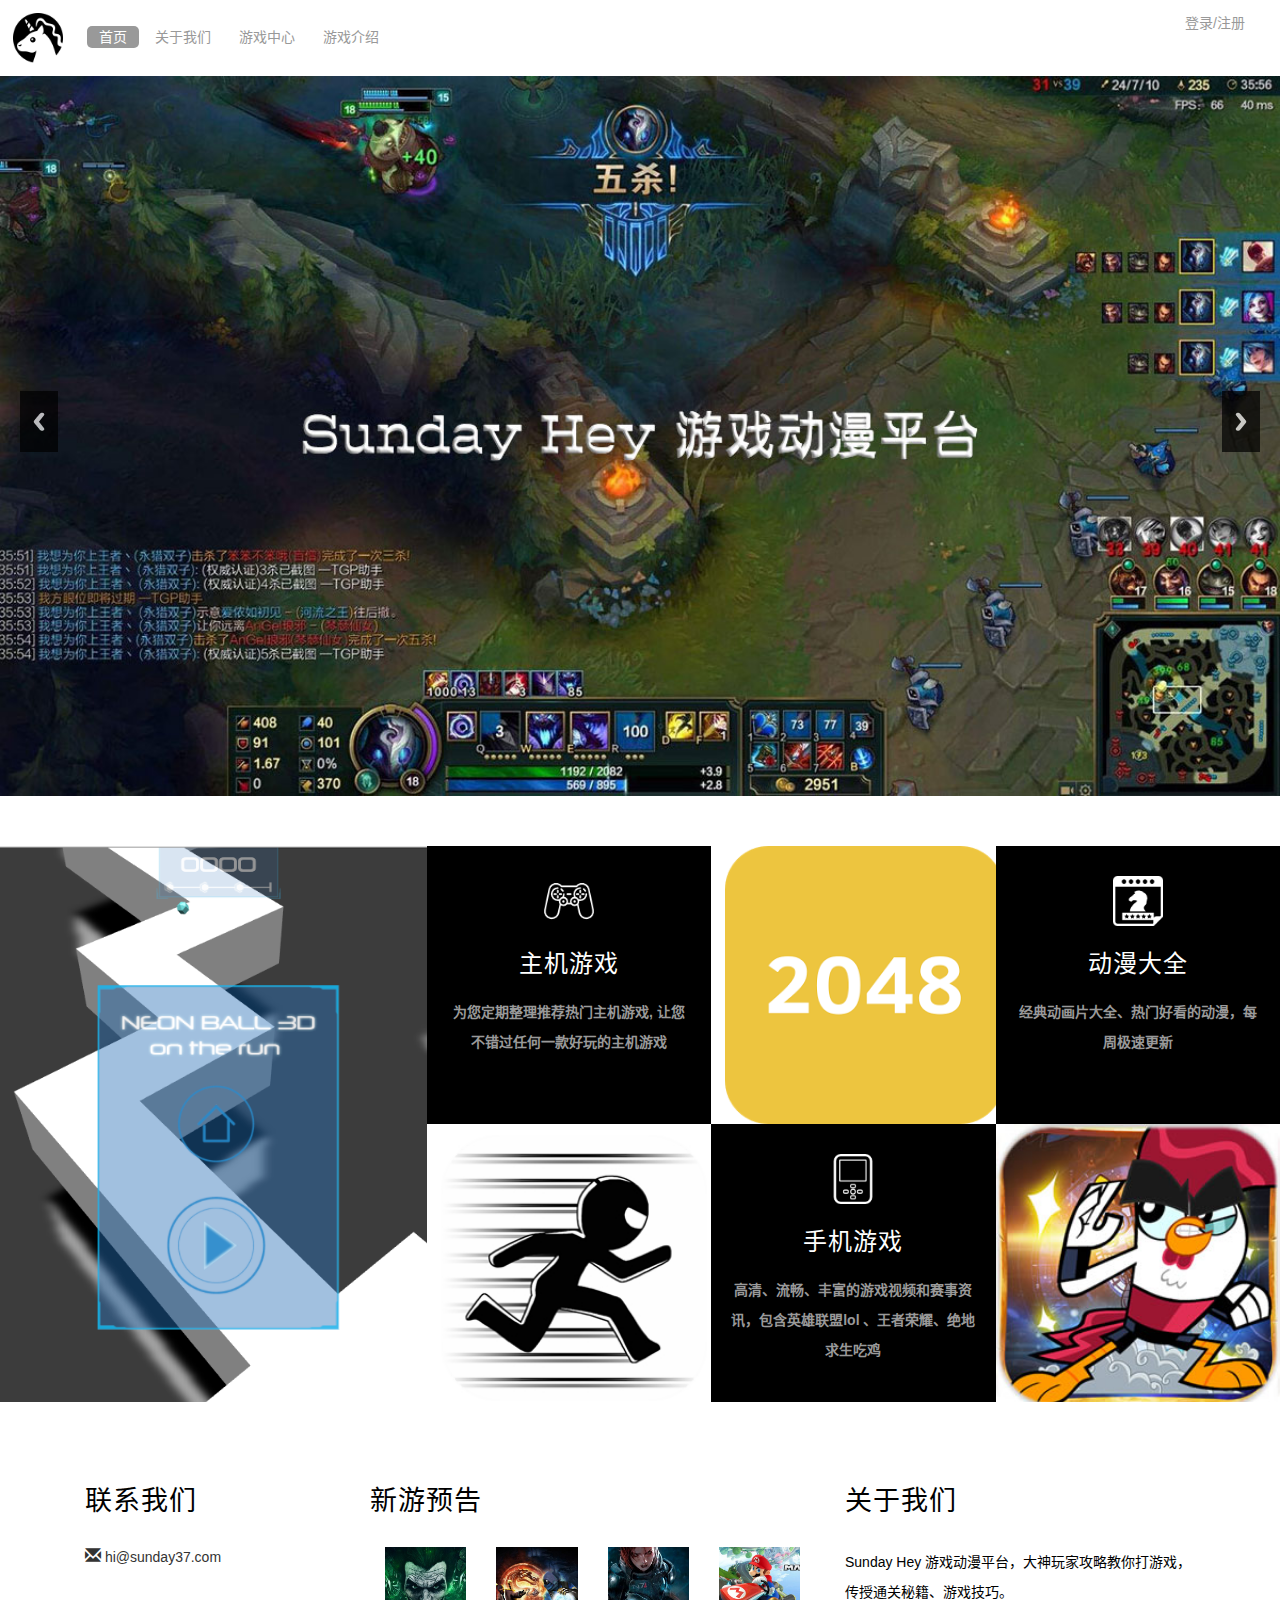
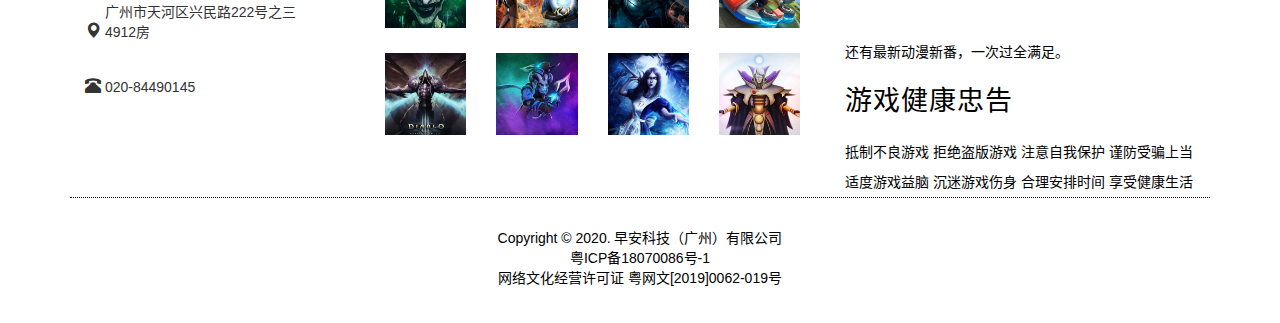
<file: index.html>
<!DOCTYPE html>
<html lang="Zh-cn">
<head>
<title>Sunday Hey</title>
<link rel="shortcut icon" href="favicon.ico">
<meta name="viewport" content="width=device-width, initial-scale=1">
<meta http-equiv="Content-Type" content="text/html; charset=utf-8" />
<meta name="keywords" content="" />
<script type="application/x-javascript"> addEventListener("load", function() { setTimeout(hideURLbar, 0); }, false); function hideURLbar(){ window.scrollTo(0,1); } </script>
<!-- css -->
<link href="css/bootstrap.css" rel="stylesheet" type="text/css" media="all" />
<link rel="stylesheet" href="css/flexslider.css" type="text/css" media="screen" property="" />
<link href="css/style.css" rel="stylesheet" type="text/css" media="all" />	
<link href="css/index.css" rel="stylesheet" type="text/css" media="all" />	
<!--// css -->
<!-- font -->
<!-- 
<link href='http://fonts.googleapis.com/css?family=Josefin+Sans:400,100,100italic,300,300italic,400italic,600,600italic,700,700italic' rel='stylesheet' type='text/css'>
<link href='http://fonts.googleapis.com/css?family=Open+Sans:400,300,300italic,400italic,600,600italic,700,700italic,800,800italic' rel='stylesheet' type='text/css'>
-->
<!-- //font -->
<script src="js/jquery.min.js"></script>
<script src="js/bootstrap.js"></script>

</head>
<body> 
	<nav class="nav">
		<ul style="position: relative;">
			<img src="images/logo1.png" style="width: 50px;margin-right: 20px;" alt="">
			<li class="current"><a href="#">首页</a></li>
			<li><a href="about.html">关于我们</a></li>
			<li><a href="games.html">游戏中心</a></li>
			<li><a href="single.html">游戏介绍</a></li>
			<li style="position: absolute;right: 10px;"><a id="login" href="login.html">登录/注册</a></li>
		</ul>
	</nav>
<!-- Header -->
	<div class="header">
		<!-- Navbar -->
		<nav class="navbar navbar-default">
			<div class="container">

			</div>
		</nav>
		<!-- //Navbar -->

		<!-- Slider -->
		<div class="slider">
			<ul class="rslides" id="slider">
				<li>
					<img src="images/banner3.jpg" height="" alt="" />
				</li>
				<li>
					<img src="images/banner2.jpg" alt="" />
				</li>
				<li>
					<img src="images/banner1.jpg" alt="" />
				</li>
			</ul>
		</div>
		<!-- //Slider -->

	</div>
	<!-- Banner-Slider-JavaScript -->
	<script src="js/responsiveslides.min.js"></script>
	<script>
		$(function () {
			$("#slider").responsiveSlides({
				auto: true,
				nav: true,
				speed: 800,
				namespace: "callbacks",
				pager: true,
			});
		});
	</script>
<!-- //trend -->
<!-- Collection -->
	<div class="collection-agileits">
			<div class="collection-grids-agileits-w3layouts">
				<a href="/3D-rolling-game/index.html" target="_blank"><div class="col-md-4 col-sm-4 collection-left">
					
				</div></a>
				<div class="col-md-8 col-sm-8 collection-right">
					<div class="col-md-4 col-sm-4 collection-grid collection-text collection-grid-1">
						<img src="images/c1.png" alt="">
						<h3>主机游戏</h3>
						<p>为您定期整理推荐热门主机游戏, 让您不错过任何一款好玩的主机游戏</p>
					</div>
					<a href="/2048/index.html" target="_blank"><div class="col-md-4 col-sm-4 collection-grid collection-image collection-grid-2">
						
					</div></a>
					<div class="col-md-4 col-sm-4 collection-grid collection-text collection-grid-3">
						<img src="images/c2.png" alt="" />
						<h3>动漫大全</h3>
						<p>经典动画片大全、热门好看的动漫，每周极速更新</p>
					</div>
					<div class="col-game-grid">
						<a href="/no-one-die/index.html" target="_blank"><div class="col-md-4 col-sm-4 collection-grid collection-image collection-grid-4">
						</div></a>
						<span></span>
					</div>
					<div class="col-md-4 col-sm-4 collection-grid collection-text collection-grid-5">
						<img src="images/c3.png" alt="" />
						<h3>手机游戏</h3>
						<p>高清、流畅、丰富的游戏视频和赛事资讯，包含英雄联盟lol 、王者荣耀、绝地求生吃鸡</p>
					</div>
					<a  href="/chicken-shooting/index.html" target="_blank"><div class="col-md-4 col-sm-4 collection-grid collection-image collection-grid-6">
					
					</div></a>
					<div class="clearfix"></div>
				</div>
				<div class="clearfix"></div>
			</div>
	</div>

<!-- footer -->
<div class="footer">
	<div class="container">
		<div class="col-md-3 footer-left-w3">
			<h4>联系我们</h4>
			<ul>
				<li><span class="glyphicon glyphicon-envelope" aria-hidden="true"></span></li>
				<li><h7>hi@sunday37.com</h7></a></li>
			</ul>
			<ul>
				<li><span class="glyphicon glyphicon-map-marker" aria-hidden="true"></span></li>
				<li><h7>广州市天河区兴民路222号之三<br>4912房</h7></li>
			</ul>
			<ul>
				<li><span class="glyphicon glyphicon-phone-alt" aria-hidden="true"></span></li>
				<li><h7>020-84490145</h7></li>
			</ul>
		</div>
		<div class="col-md-5 footer-middle-w3">
			<h4>新游预告</h4>
			<div class="col-md-3 img-w3-agile">
				<img src="images/ng1.jpg" alt=" " />
			</div>
			<div class="col-md-3 img-w3-agile">
				<img src="images/ng2.jpg" alt=" " />
			</div>
			<div class="col-md-3 img-w3-agile">
				<img src="images/ng3.jpg" alt=" " />
			</div>
			<div class="col-md-3 img-w3-agile">
				<img src="images/ng4.jpg" alt=" " />
			</div>
			<div class="col-md-3 img-w3-agile footer-middle-wthree">
				<img src="images/ng5.jpg" alt=" " />
			</div>
			<div class="col-md-3 img-w3-agile footer-middle-wthree">
				<img src="images/ng6.jpg" alt=" " />
			</div>
			<div class="col-md-3 img-w3-agile footer-middle-wthree">
				<img src="images/ng7.jpg" alt=" " />
			</div>
			<div class="col-md-3 img-w3-agile footer-middle-wthree">
				<img src="images/ng8.jpg" alt=" " />
			</div>
			<div class="clearfix"></div>
		</div>
		<div class="col-md-4 footer-right-w3">
			<h4>关于我们</h4>
			<p>Sunday Hey 游戏动漫平台，大神玩家攻略教你打游戏，传授通关秘籍、游戏技巧。</p>
			<p class="agileinfo">还有最新动漫新番，一次过全满足。</p>
			<h4 style="margin: 20px 0;">游戏健康忠告</h4>
			<p>抵制不良游戏 拒绝盗版游戏 注意自我保护 谨防受骗上当 适度游戏益脑 沉迷游戏伤身 合理安排时间 享受健康生活</p>
		</div>
		<div class="clearfix"></div>
		<div class="copyright">
			<p>Copyright &copy; 2020. 早安科技（广州）有限公司
				<br><a href="http://www.beian.miit.gov.cn/" target="_blank">粤ICP备18070086号-1</a>
				<br><a href="images/license_network.jpg" target="_blank">网络文化经营许可证 粤网文[2019]0062-019号</a>
			</p>
		</div>
	</div>
</div>
<script>
	var userName = window.sessionStorage.getItem("user");
	if (userName) {
		$('#login').text('用户名:' + userName);
		$('#login').attr('href', '/');
	}
</script>
<!-- //footer -->
</body>
</html>
</file>
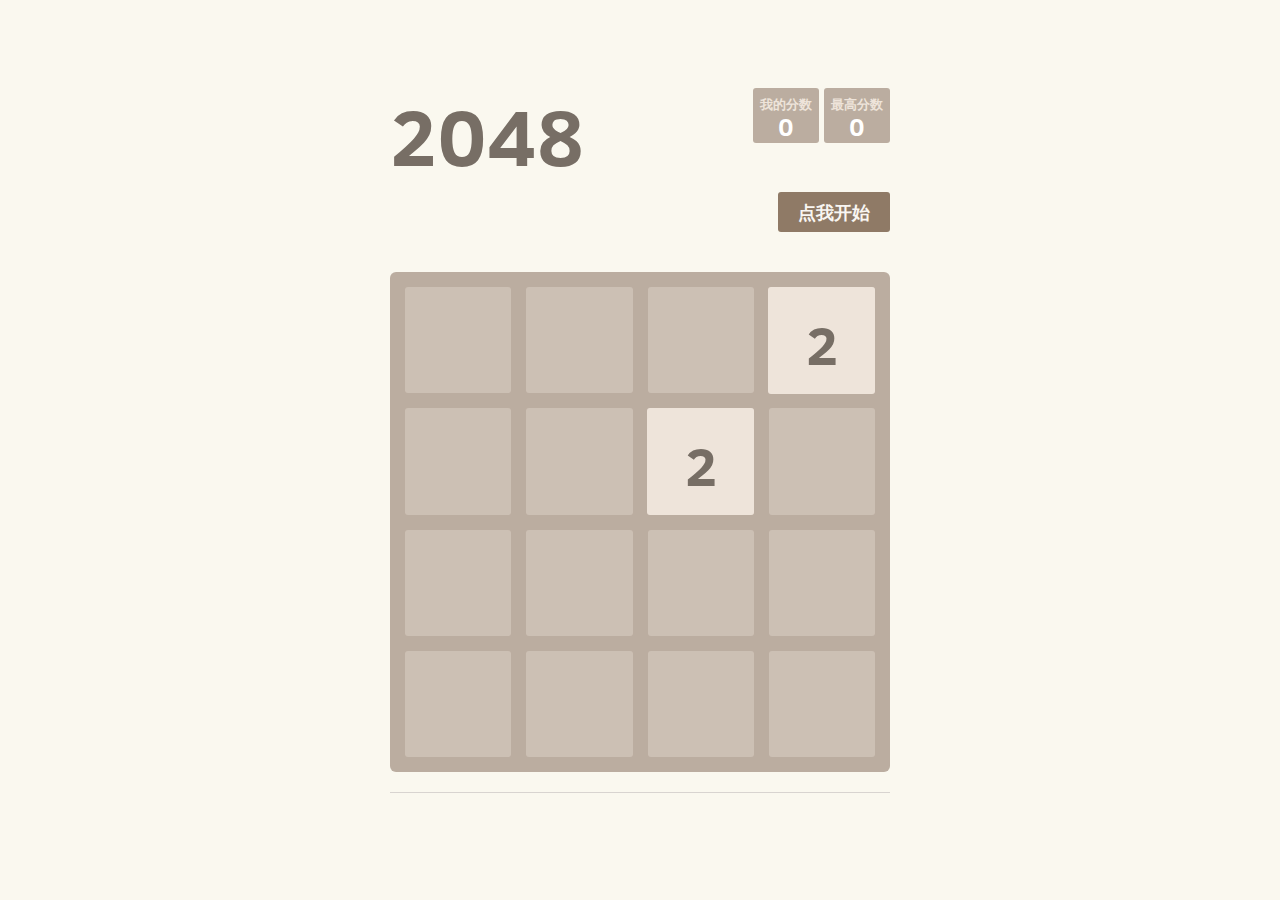
<file: 2048/index.html>
﻿<!DOCTYPE html>
<html>
<head>
    <meta charset="utf-8">
    <title>2048！</title>

    <link href="style/main.css" rel="stylesheet" type="text/css">
    <link rel="shortcut icon" href="favicon.ico">
    <link rel="apple-touch-icon" href="meta/apple-touch-icon.png">
    <link rel="apple-touch-startup-image" href="meta/apple-touch-startup-image-640x1096.png" media="(device-width: 320px) and (device-height: 568px) and (-webkit-device-pixel-ratio: 2)"> <!-- iPhone 5+ -->
    <link rel="apple-touch-startup-image" href="meta/apple-touch-startup-image-640x920.png" media="(device-width: 320px) and (device-height: 480px) and (-webkit-device-pixel-ratio: 2)"> <!-- iPhone, retina -->
    <meta name="apple-mobile-web-app-capable" content="yes">
    <meta name="apple-mobile-web-app-status-bar-style" content="black">

    <meta name="HandheldFriendly" content="True">
    <meta name="MobileOptimized" content="320">
    <meta name="viewport" content="width=device-width, target-densitydpi=160dpi, initial-scale=1.0, maximum-scale=1, user-scalable=no, minimal-ui">
</head>




 
<body>
    <div class="container">
        <div class="heading">
            <h1 class="title">2048</h1>
            <div class="scores-container">
                <div class="score-container">0</div>
                <div class="best-container">0</div>
            </div>
        </div>

        <div class="above-game">
            
             <a class="restart-button">点我开始</a>
        </div>

        <div class="game-container">
            <div class="game-message">
                <p></p>
                <div class="lower">
                    <a class="keep-playing-button">Keep going</a>
                    <a class="retry-button">再玩一次</a>
                </div>
            </div>

            <div class="grid-container">
                <div class="grid-row">
                    <div class="grid-cell"></div>
                    <div class="grid-cell"></div>
                    <div class="grid-cell"></div>
                    <div class="grid-cell"></div>
                </div>
                <div class="grid-row">
                    <div class="grid-cell"></div>
                    <div class="grid-cell"></div>
                    <div class="grid-cell"></div>
                    <div class="grid-cell"></div>
                </div>
                <div class="grid-row">
                    <div class="grid-cell"></div>
                    <div class="grid-cell"></div>
                    <div class="grid-cell"></div>
                    <div class="grid-cell"></div>
                </div>
                <div class="grid-row">
                    <div class="grid-cell"></div>
                    <div class="grid-cell"></div>
                    <div class="grid-cell"></div>
                    <div class="grid-cell"></div>
                </div>
            </div>

            <div class="tile-container">

            </div>
        </div>


        <hr>

       
    </div>
 
    <script src="js/bind_polyfill.js"></script>
    <script src="js/classlist_polyfill.js"></script>
    <script src="js/animframe_polyfill.js"></script>
    <script src="js/keyboard_input_manager.js"></script>
    <script src="js/html_actuator.js"></script>
    <script src="js/grid.js"></script>
    <script src="js/tile.js"></script>
    <script src="js/local_storage_manager.js"></script>
    <script src="js/game_manager.js"></script>
    <script src="js/application.js"></script>

    <!--这行代码可以删除-->
    <a style="display:none" href="http://www.bootstrapmb.com">bootstrap模板库</a>

</body>
</html>
</file>
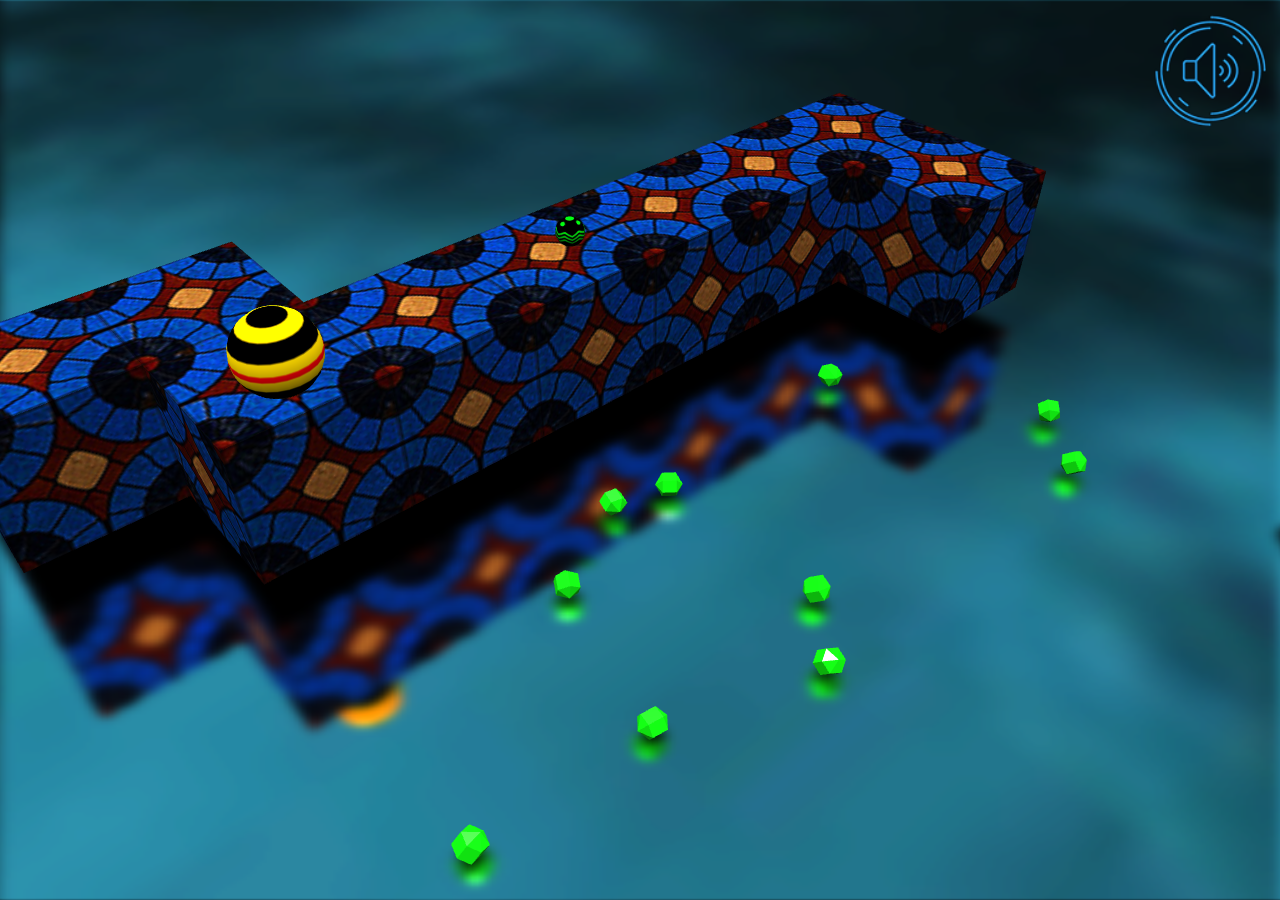
<file: 3D-rolling-game/index.html>
<!DOCTYPE html>
<html>
<head>
<meta http-equiv="Content-Type" content="text/html; charset=UTF-8" />
<meta name="viewport" content="width=device-width, initial-scale=1.0, maximum-scale=1.0, user-scalable=no" />
<meta name="apple-mobile-web-app-capable" content="yes" />
<meta name="mobile-web-app-capable" content="yes" />
<title>H5霓虹球3D滚动游戏</title>        
<script src="js/bjs.js"></script>
<script src="js/babylon.gui.min.js"></script>
<script src="js/howler.min.js"></script>
<script src="js/TweenLite.min.js"></script>
<link href="css/stylesheet.css" rel="stylesheet" />
<link href="css/extrastyles.css" rel="stylesheet" />
</head>

<body>

<canvas id="renderCanvas"></canvas>
<script src="js/game.min.js"></script>

</body>
</html>
</file>
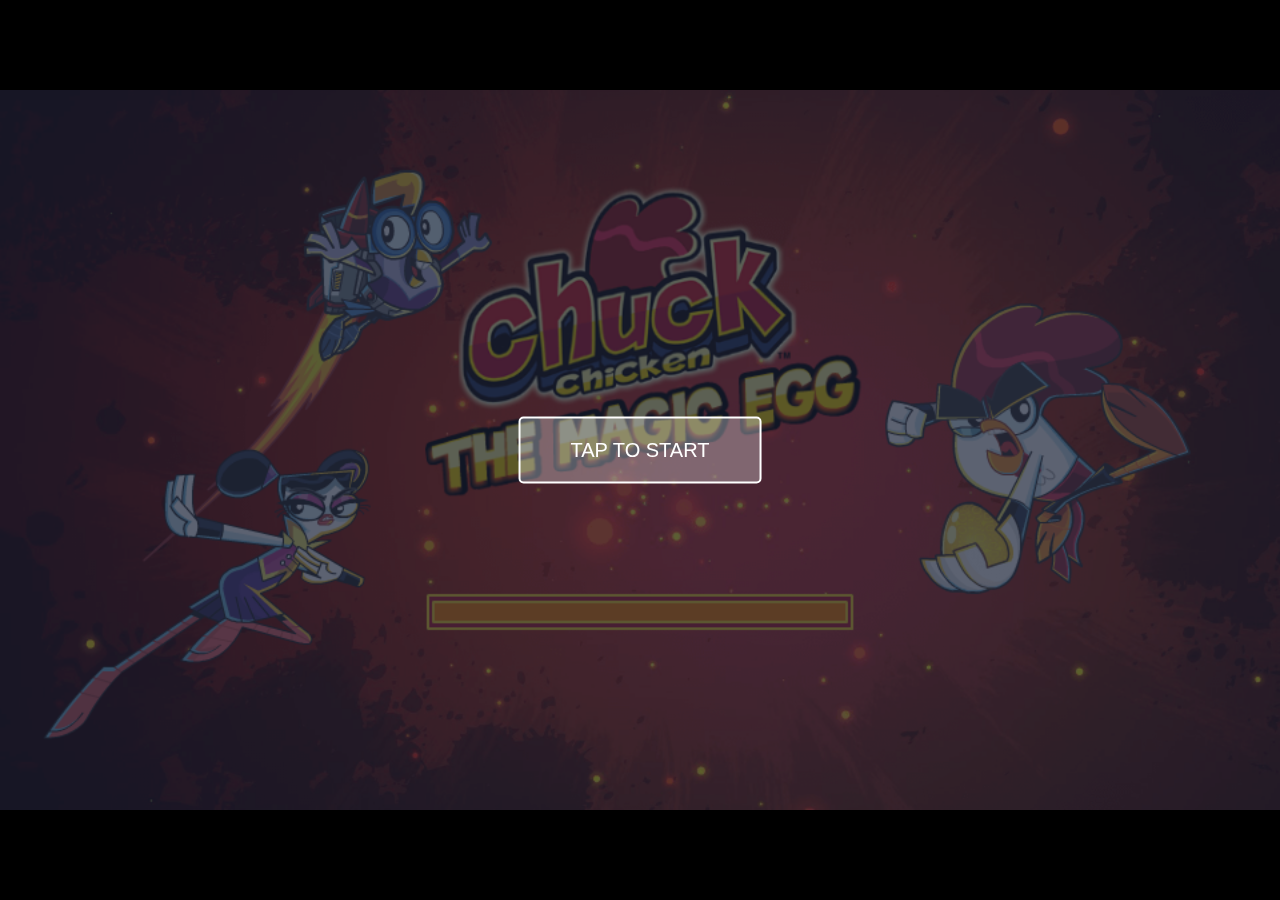
<file: chicken-shooting/index.html>
<!DOCTYPE html>
<html>
<head>
    <title>Chuck Chicken Magic Egg</title>
    <meta http-equiv="Content-type" content="text/html; charset=utf-8">
    <!-- Use this metatag when Apple fixes their IOS 9
    <meta name="viewport" content="width=device-width,height=device-height, initial-scale=1, maximum-scale=1, user-scalable=0, minimal-ui"/>
    -->

    <!--Temporary fix for IOS 9-->
    <meta name="viewport" content="initial-scale=1.0001, minimum-scale=1.0001, maximum-scale=1.0001, user-scalable=no, minimal-ui"/>

    <meta name="apple-mobile-web-app-capable" content="yes" />

    <link rel="stylesheet" type="text/css" href="game.css">
    <script type="text/javascript" src="game.js"></script>
  <!--  <script type="text/javascript" src="glue/debug/vconsole.min.js"></script>
    <script type="text/javascript">
      //var vConsole = new VConsole();
    </script> -->


<!-- AnalyticsCode -->

<!-- APICode -->
</head>
<body onload="setTimeout(function(){window.scrollTo(0,1)},1);">
<!--body-->
    <div id="ajaxbar">
        <div id="game"><canvas id="canvas"></canvas></div>

        <div id="orientate"><img src="media/graphics/orientate/landscape.jpg" /></div>
        <div id="play" class="play" onclick=""><img src="media/graphics/splash/mobile/cover-start.jpg" /></div>
 
    </div>
</body>
</html>
</file>
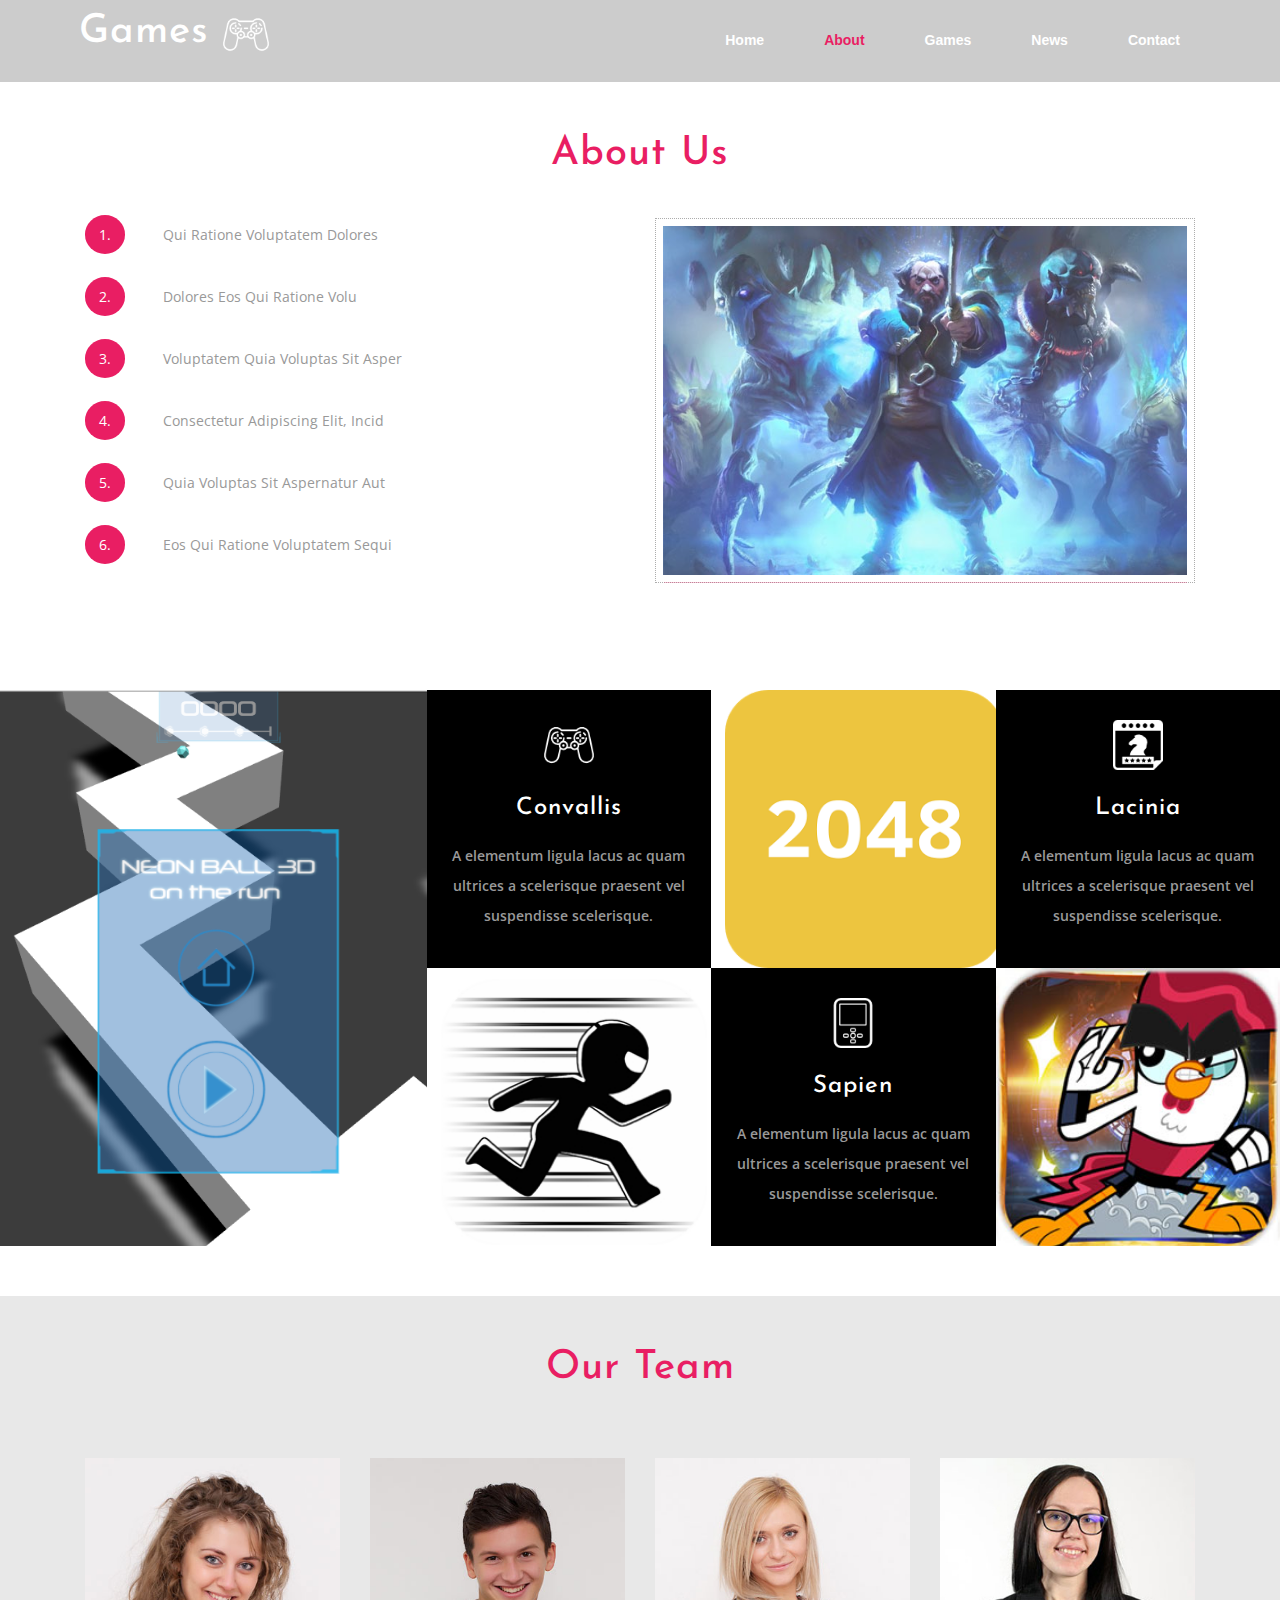
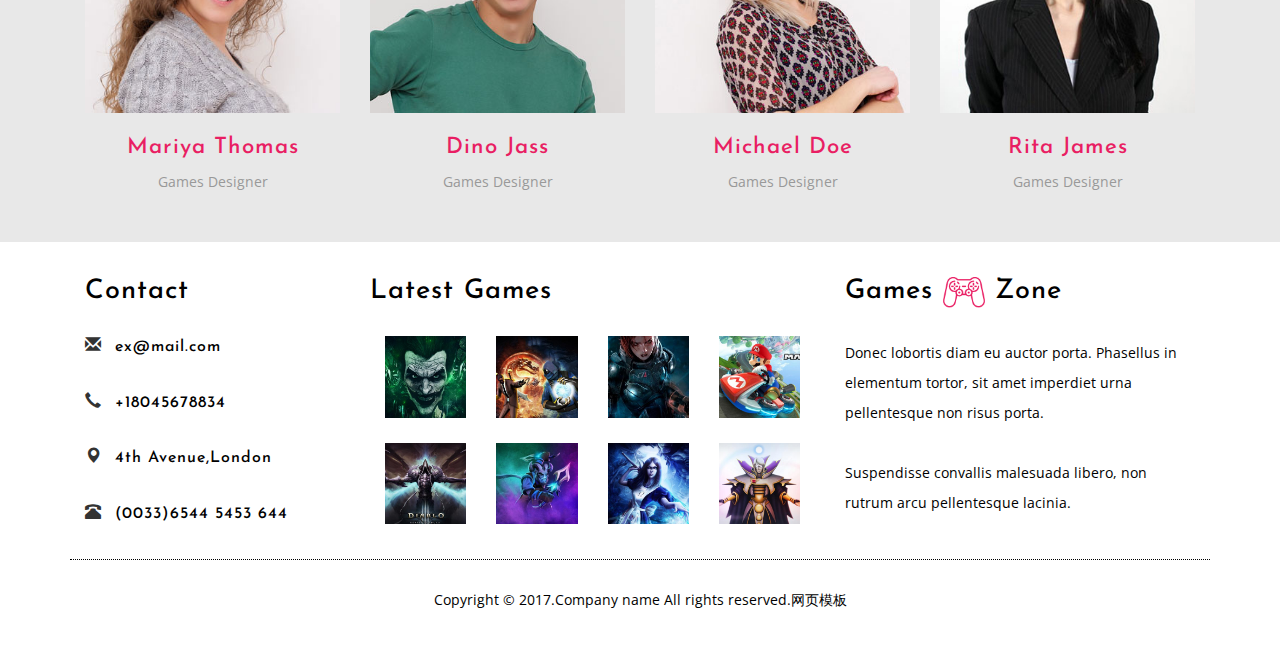
<file: about.html>
<!DOCTYPE html>
<html lang="en">
<head>
<title>About</title>
<link rel="shortcut icon" href="favicon.ico">
<meta name="viewport" content="width=device-width, initial-scale=1">
<meta http-equiv="Content-Type" content="text/html; charset=utf-8" />
<meta name="keywords" content="" />
<script type="application/x-javascript"> addEventListener("load", function() { setTimeout(hideURLbar, 0); }, false); function hideURLbar(){ window.scrollTo(0,1); } </script>
<!-- css -->
<link href="css/bootstrap.css" rel="stylesheet" type="text/css" media="all" />
<link href="css/style.css" rel="stylesheet" type="text/css" media="all" />	
<!--// css -->
<!-- font -->
<link href='http://fonts.googleapis.com/css?family=Josefin+Sans:400,100,100italic,300,300italic,400italic,600,600italic,700,700italic' rel='stylesheet' type='text/css'>
<link href='http://fonts.googleapis.com/css?family=Open+Sans:400,300,300italic,400italic,600,600italic,700,700italic,800,800italic' rel='stylesheet' type='text/css'>
<!-- //font -->
<script src="js/jquery.min.js"></script>
<script src="js/bootstrap.js"></script>
</head>
<body> 
<!-- banner -->
<div class="sub-banner">
		<!-- Navbar -->
		<nav class="navbar navbar-default">
			<div class="container">

				<div class="navbar-header">
					<button type="button" class="navbar-toggle collapsed" data-toggle="collapse" data-target="#navbar" aria-expanded="false" aria-controls="navbar">
						<span class="sr-only">Toggle navigation</span>
						<span class="icon-bar"></span>
						<span class="icon-bar"></span>
						<span class="icon-bar"></span>
					</button>
					<a  href="index.html"><h1>Games <img src="images/c1.png" alt=" " /></h1></a>
				</div>

				<div id="navbar" class="navbar-collapse collapse">
					<ul class="nav navbar-nav navbar-right">
						<li class="hover-effect"><a href="index.html">Home</a></li>
						<li class="hover-effect active"><a href="about.html">About</a></li>
						<li class="hover-effect"><a href="games.html">Games</a></li>
						<li class="hover-effect"><a href="news.html">News</a></li>
						<li class="hover-effect"><a href="contact.html">Contact</a></li>
					</ul>
				</div>

			</div>
		</nav>
</div>
<!-- banner -->

<!-- about-->
	<div class="about-agileinfo" id="about">
		<div class="container">
			<h2>About Us</h2>
			<div class="about-grids-w3-agileits">
				<div class="col-md-6 about-grid-left-agileits-w3layouts">
					<ul>
						<li><i>1.</i><a class="link link--kumya" href="single.html"><span data-letters="Qui ratione voluptatem dolores eos qui">Qui ratione voluptatem dolores</span></a></li>
						<li><i>2.</i><a class="link link--kumya" href="single.html"><span data-letters="Dolores eos qui ratione voluptatem sequi">Dolores eos qui ratione volu</span></a></li>
						<li><i>3.</i><a class="link link--kumya" href="single.html"><span data-letters="Voluptatem quia voluptas sit asper">Voluptatem quia voluptas sit asper</span></a></li>
						<li><i>4.</i><a class="link link--kumya" href="single.html"><span data-letters="Consectetur adipiscing elit, incid">Consectetur adipiscing elit, incid</span></a></li>
						<li><i>5.</i><a class="link link--kumya" href="single.html"><span data-letters="Quia voluptas sit aspernatur aut odit">Quia voluptas sit aspernatur aut</span></a></li>
						<li><i>6.</i><a class="link link--kumya" href="single.html"><span data-letters="Eos qui ratione voluptatem sequi">Eos qui ratione voluptatem sequi</span></a></li>
					</ul>
				</div>
				<div class="col-md-6 about-grid-right-w3-agile">
					<div class="grid-w3ls">
					<figure class="effect-zoe">
						<img src="images/about.jpg" alt=" " class="img-responsive" />
						<figcaption>
							<h3>Games<span>Zone</span></h3>
							<p class="icon-links">
								<a href="#"><span class="glyphicon glyphicon-heart" aria-hidden="true"></span></a>
								<a href="#"><span class="glyphicon glyphicon-eye-open" aria-hidden="true"></span></a>
								<a href="#"><span class="glyphicon glyphicon-paperclip" aria-hidden="true"></span></a>
							</p>
							<p class="description">Suspendisse convallis malesuada libero, non rutrum arcu pellentesque lacinia.</p>
						</figcaption>			
					</figure>
					</div>
				</div>
				<div class="clearfix"> </div>
			</div>
		</div>
	</div>
<!-- //about -->

<!-- Collection -->
	<div class="collection-agileits">
			<div class="collection-grids-agileits-w3layouts">
				<div class="col-md-4 col-sm-4 collection-left">
					
				</div>
				<div class="col-md-8 col-sm-8 collection-right">
					<div class="col-md-4 col-sm-4 collection-grid collection-text collection-grid-1">
						<img src="images/c1.png" alt="">
						<h3>Convallis </h3>
						<p>A elementum ligula lacus ac quam ultrices a scelerisque praesent vel suspendisse scelerisque.</p>
					</div>
					<div class="col-md-4 col-sm-4 collection-grid collection-image collection-grid-2">
						
					</div>
					<div class="col-md-4 col-sm-4 collection-grid collection-text collection-grid-3">
						<img src="images/c2.png" alt="" />
						<h3>Lacinia</h3>
						<p>A elementum ligula lacus ac quam ultrices a scelerisque praesent vel suspendisse scelerisque.</p>
					</div>
					<div class="col-md-4 col-sm-4 collection-grid collection-image collection-grid-4">
						
					</div>
					<div class="col-md-4 col-sm-4 collection-grid collection-text collection-grid-5">
						<img src="images/c3.png" alt="" />
						<h3>Sapien</h3>
						<p>A elementum ligula lacus ac quam ultrices a scelerisque praesent vel suspendisse scelerisque.</p>
					</div>
					<div class="col-md-4 col-sm-4 collection-grid collection-image collection-grid-6">
					
					</div>
					<div class="clearfix"></div>
				</div>
				<div class="clearfix"></div>
			</div>
	</div>
				<!-- //Collection -->


<!-- team -->
	<div class="team-w3layouts">
		<div class="container">
			<h3>Our Team</h3>
			<div class="w3l_team_grids-agile">
				<div class="col-md-3 w3l_team_grid">
					<div class="view view-second">
						<img src="images/t1.jpg" alt=" " class="img-responsive" />
						<div class="mask"></div>
						<div class="content">
							<div class="w3l_social_icons w3l_social_icons1">
								<ul>
									<li><a href="#" class="linkedin"></a></li>
									<li><a href="#" class="google"></a></li>
									<li><a href="#" class="twitter"></a></li>
									<li><a href="#" class="facebook"></a></li>
								</ul>
							</div>
							<p>Duis aute irure dolor in reprehenderit in voluptate velit esse cillum dolore.</p>
						</div>
					</div>
					<h4>Mariya Thomas</h4>
					<p>Games Designer</p>
				</div>
				<div class="col-md-3 w3l_team_grid">
					<div class="view view-second">
						<img src="images/t2.jpg" alt=" " class="img-responsive" />
						<div class="mask"></div>
						<div class="content">
							<div class="w3l_social_icons w3l_social_icons1">
								<ul>
									<li><a href="#" class="linkedin"></a></li>
									<li><a href="#" class="google"></a></li>
									<li><a href="#" class="twitter"></a></li>
									<li><a href="#" class="facebook"></a></li>
								</ul>
							</div>
							<p>Duis aute irure dolor in reprehenderit in voluptate velit esse cillum dolore.</p>
						</div>
					</div>
					<h4>Dino Jass</h4>
					<p>Games Designer</p>
				</div>
				<div class="col-md-3 w3l_team_grid">
					<div class="view view-second">
						<img src="images/t3.jpg" alt=" " class="img-responsive" />
						<div class="mask"></div>
						<div class="content">
							<div class="w3l_social_icons w3l_social_icons1">
								<ul>
									<li><a href="#" class="linkedin"></a></li>
									<li><a href="#" class="google"></a></li>
									<li><a href="#" class="twitter"></a></li>
									<li><a href="#" class="facebook"></a></li>
								</ul>
							</div>
							<p>Duis aute irure dolor in reprehenderit in voluptate velit esse cillum dolore.</p>
						</div>
					</div>
					<h4>Michael Doe</h4>
					<p>Games Designer</p>
				</div>
				<div class="col-md-3 w3l_team_grid">
					<div class="view view-second">
						<img src="images/t4.jpg" alt=" " class="img-responsive" />
						<div class="mask"></div>
						<div class="content">
							<div class="w3l_social_icons w3l_social_icons1">
								<ul>
									<li><a href="#" class="linkedin"></a></li>
									<li><a href="#" class="google"></a></li>
									<li><a href="#" class="twitter"></a></li>
									<li><a href="#" class="facebook"></a></li>
								</ul>
							</div>
							<p>Duis aute irure dolor in reprehenderit in voluptate velit esse cillum dolore.</p>
						</div>
					</div>
					<h4>Rita James</h4>
					<p>Games Designer</p>
				</div>
				<div class="clearfix"> </div>
			</div>
		</div>
	</div>
<!-- //team -->


<!-- footer -->
<div class="footer">
	<div class="container">
		<div class="col-md-3 footer-left-w3">
			<h4>Contact</h4>
			<ul>
				<li><span class="glyphicon glyphicon-envelope" aria-hidden="true"></span></li>
				<li><a href="mailto:example@mail.com"><h6>ex@mail.com</h6></a></li>
			</ul>
			<ul>
				<li><span class="glyphicon glyphicon-earphone" aria-hidden="true"></span></li>
				<li><h6>+18045678834</h6></li>
			</ul>
			<ul>
				<li><span class="glyphicon glyphicon-map-marker" aria-hidden="true"></span></li>
				<li><h6>4th Avenue,London</h6></li>
			</ul>
			<ul>
				<li><span class="glyphicon glyphicon-phone-alt" aria-hidden="true"></span></li>
				<li><h6>(0033)6544 5453 644</h6></li>
			</ul>
		</div>
		<div class="col-md-5 footer-middle-w3">
			<h4>Latest Games</h4>
			<div class="col-md-3 img-w3-agile">
				<a href="single.html"><img src="images/ng1.jpg" alt=" " /></a>
			</div>
			<div class="col-md-3 img-w3-agile">
				<a href="single.html"><img src="images/ng2.jpg" alt=" " /></a>
			</div>
			<div class="col-md-3 img-w3-agile">
				<a href="single.html"><img src="images/ng3.jpg" alt=" " /></a>
			</div>
			<div class="col-md-3 img-w3-agile">
				<a href="single.html"><img src="images/ng4.jpg" alt=" " /></a>
			</div>
			<div class="col-md-3 img-w3-agile footer-middle-wthree">
				<a href="single.html"><img src="images/ng5.jpg" alt=" " /></a>
			</div>
			<div class="col-md-3 img-w3-agile footer-middle-wthree">
				<a href="single.html"><img src="images/ng6.jpg" alt=" " /></a>
			</div>
			<div class="col-md-3 img-w3-agile footer-middle-wthree">
				<a href="single.html"><img src="images/ng7.jpg" alt=" " /></a>
			</div>
			<div class="col-md-3 img-w3-agile footer-middle-wthree">
				<a href="single.html"><img src="images/ng8.jpg" alt=" " /></a>
			</div>
			<div class="clearfix"></div>
		</div>
		<div class="col-md-4 footer-right-w3">
			<a href="index.html"><h4>Games <img src="images/f1.png" alt=" " /> Zone</h4></a>
			<p>Donec lobortis diam eu auctor porta. Phasellus in elementum tortor, sit amet imperdiet urna pellentesque non risus porta.</p>
			<p class="agileinfo">Suspendisse convallis malesuada libero, non rutrum arcu pellentesque lacinia.</p>
		</div>
		<div class="clearfix"></div>
		<div class="copyright">
			<p>Copyright &copy; 2017.Company name All rights reserved.<a target="_blank" href="http://www.smallseashell.com/">&#x7F51;&#x9875;&#x6A21;&#x677F;</a></p>
		</div>
	</div>
</div>
<!-- //footer -->
</body>
</html>
</file>
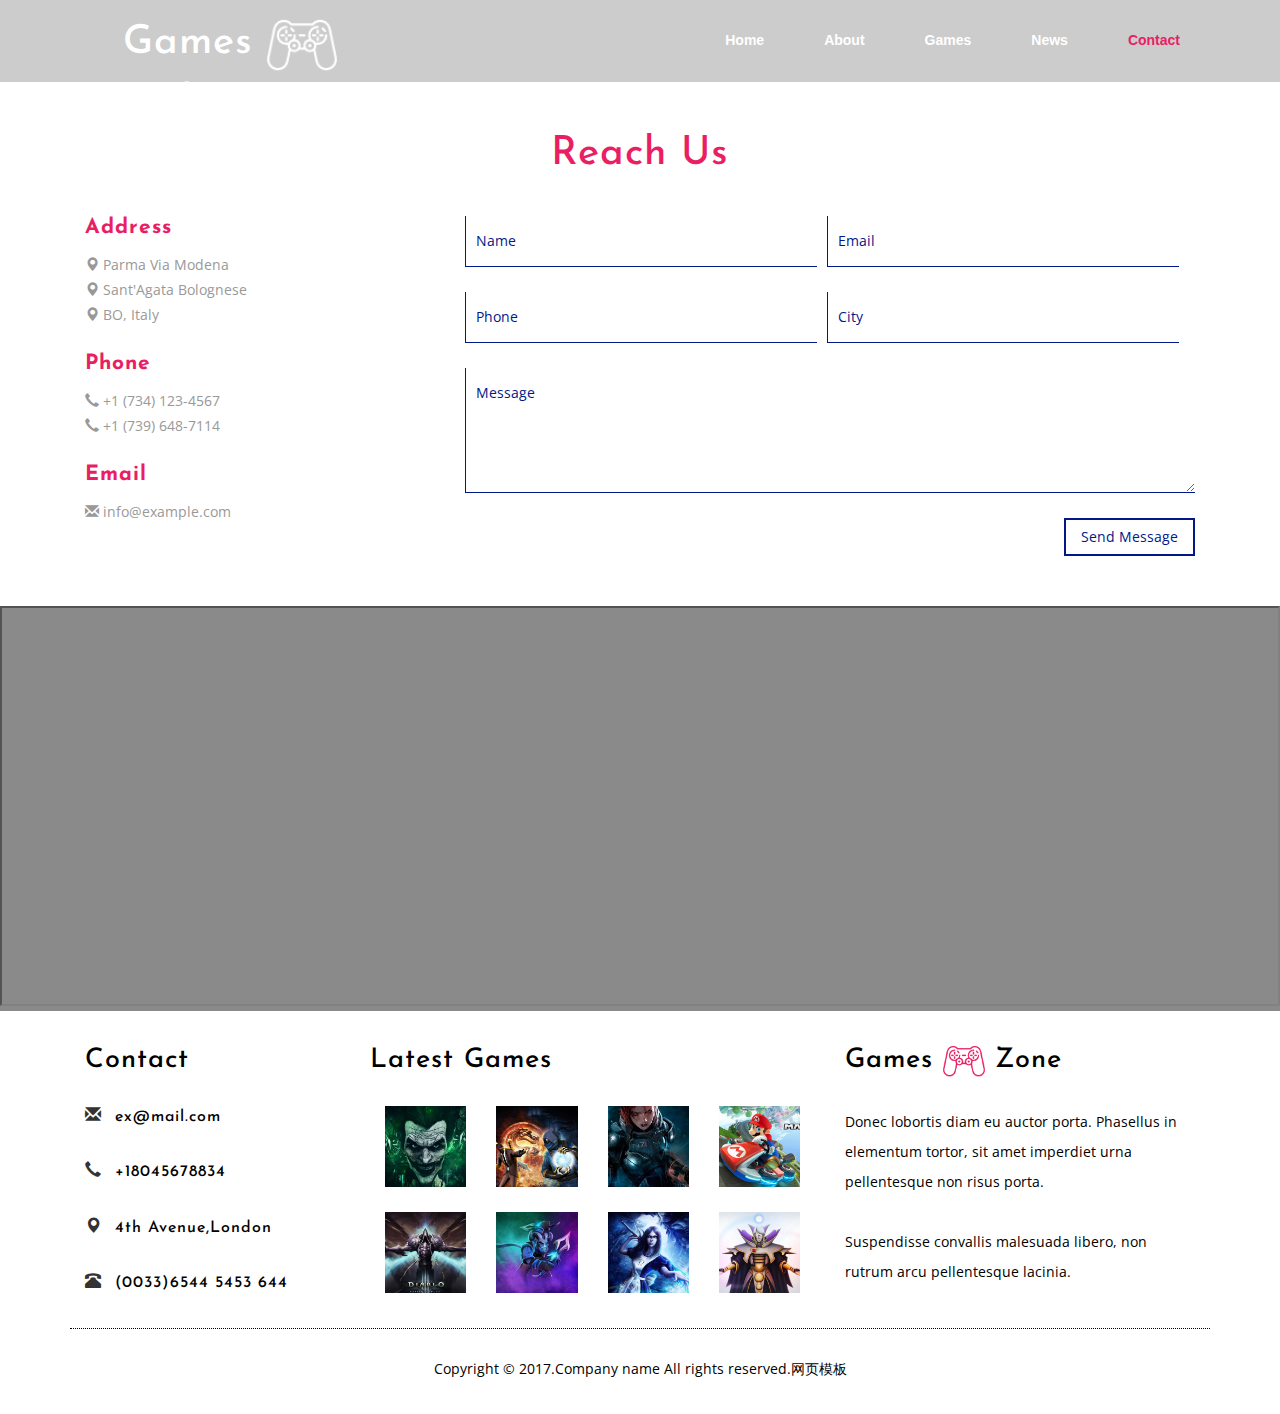
<file: contact.html>
<!DOCTYPE html>
<html lang="en">
<head>
<title>Contact</title>
<link rel="shortcut icon" href="favicon.ico">
<meta name="viewport" content="width=device-width, initial-scale=1">
<meta http-equiv="Content-Type" content="text/html; charset=utf-8" />
<meta name="keywords" content="" />
<script type="application/x-javascript"> addEventListener("load", function() { setTimeout(hideURLbar, 0); }, false); function hideURLbar(){ window.scrollTo(0,1); } </script>
<!-- css -->
<link href="css/bootstrap.css" rel="stylesheet" type="text/css" media="all" />
<link href="css/style.css" rel="stylesheet" type="text/css" media="all" />	
<!--// css -->
<!-- font -->
<link href='http://fonts.googleapis.com/css?family=Josefin+Sans:400,100,100italic,300,300italic,400italic,600,600italic,700,700italic' rel='stylesheet' type='text/css'>
<link href='http://fonts.googleapis.com/css?family=Open+Sans:400,300,300italic,400italic,600,600italic,700,700italic,800,800italic' rel='stylesheet' type='text/css'>
<!-- //font -->
<script src="js/jquery.min.js"></script>
<script src="js/bootstrap.js"></script>
</head>
<body> 
<!-- banner -->
<div class="sub-banner">
		<!-- Navbar -->
		<nav class="navbar navbar-default">
			<div class="container">

				<div class="navbar-header">
					<button type="button" class="navbar-toggle collapsed" data-toggle="collapse" data-target="#navbar" aria-expanded="false" aria-controls="navbar">
						<span class="sr-only">Toggle navigation</span>
						<span class="icon-bar"></span>
						<span class="icon-bar"></span>
						<span class="icon-bar"></span>
					</button>
					<a  href="index.html"><h1>Games <img src="images/c1.png" alt=" " /> Zone</h1></a>
				</div>

				<div id="navbar" class="navbar-collapse collapse">
					<ul class="nav navbar-nav navbar-right">
						<li class="hover-effect"><a href="index.html">Home</a></li>
						<li class="hover-effect"><a href="about.html">About</a></li>
						<li class="hover-effect"><a href="games.html">Games</a></li>
						<li class="hover-effect"><a href="news.html">News</a></li>
						<li class="hover-effect active"><a href="contact.html">Contact</a></li>
					</ul>
				</div>

			</div>
		</nav>
</div>
<!-- banner -->
<div class="contact-agileinfo">
	<div class="container">
		<h2>Reach Us</h2>
		<div class="col-md-4 contact-left-agile">
			<div class="address-w3-agileits" id="address">
				<h4>Address</h4>
				<address>
				<ul>
					<li><span class="glyphicon glyphicon-map-marker" aria-hidden="true"></span> Parma Via Modena</li>
					<li><span class="glyphicon glyphicon-map-marker" aria-hidden="true"></span> Sant'Agata Bolognese</li>
					<li><span class="glyphicon glyphicon-map-marker" aria-hidden="true"></span> BO, Italy</li>
				</ul>
				</address>
			</div>
			<div class="phone-agileits-w3layouts" id="phone">
				<h4>Phone</h4>
				<p><span class="glyphicon glyphicon-earphone" aria-hidden="true"></span> +1 (734) 123-4567</p>
				<p><span class="glyphicon glyphicon-earphone" aria-hidden="true"></span> +1 (739) 648-7114</p>
			</div>
			<div class="email">
				<h4>Email</h4>
				<p><span class="glyphicon glyphicon-envelope" aria-hidden="true"></span> <a href="mailto:mail@example.com"> info@example.com</a></p>
			</div>
		</div>
		<div class="col-md-8 contact-right-w3">
			<form action="#" method="post">
				<input type="text" class="text" name="Name" placeholder="Name" required="">
				<input type="text" class="text" name="Email" placeholder="Email" required="">
				<input type="text" class="text" name="Phone" placeholder="Phone" required="">
				<input type="text" class="text" name="City" placeholder="City" required="">
				<textarea name="Message" placeholder="Message" required=""></textarea>
				<input type="submit" class="more_btn" value="Send Message">
			</form>
		</div>
		<div class="clearfix"></div>
	</div>
</div>

<!-- Map-iFrame -->
<div class="map" id="map">
	<div class="map-hover">
		<iframe src="https://www.google.com/maps/embed?pb=!1m18!1m12!1m3!1d22702.22744502486!2d11.113366067229226!3d44.662878362361056!2m3!1f0!2f0!3f0!3m2!1i1024!2i768!4f13.1!3m3!1m2!1s0x477fc3eca9065c15%3A0x12ec8a03aadae866!2s40019+Sant&#39;Agata+Bolognese+BO%2C+Italy!5e0!3m2!1sen!2sin!4v1451281303075" allowfullscreen></iframe>
		<div class="map-hover-1"></div>
	</div>
</div>
<!-- //Map-iFrame -->
<!-- footer -->
<div class="footer">
	<div class="container">
		<div class="col-md-3 footer-left-w3">
			<h4>Contact</h4>
			<ul>
				<li><span class="glyphicon glyphicon-envelope" aria-hidden="true"></span></li>
				<li><a href="mailto:example@mail.com"><h6>ex@mail.com</h6></a></li>
			</ul>
			<ul>
				<li><span class="glyphicon glyphicon-earphone" aria-hidden="true"></span></li>
				<li><h6>+18045678834</h6></li>
			</ul>
			<ul>
				<li><span class="glyphicon glyphicon-map-marker" aria-hidden="true"></span></li>
				<li><h6>4th Avenue,London</h6></li>
			</ul>
			<ul>
				<li><span class="glyphicon glyphicon-phone-alt" aria-hidden="true"></span></li>
				<li><h6>(0033)6544 5453 644</h6></li>
			</ul>
		</div>
		<div class="col-md-5 footer-middle-w3">
			<h4>Latest Games</h4>
			<div class="col-md-3 img-w3-agile">
				<a href="single.html"><img src="images/ng1.jpg" alt=" " /></a>
			</div>
			<div class="col-md-3 img-w3-agile">
				<a href="single.html"><img src="images/ng2.jpg" alt=" " /></a>
			</div>
			<div class="col-md-3 img-w3-agile">
				<a href="single.html"><img src="images/ng3.jpg" alt=" " /></a>
			</div>
			<div class="col-md-3 img-w3-agile">
				<a href="single.html"><img src="images/ng4.jpg" alt=" " /></a>
			</div>
			<div class="col-md-3 img-w3-agile footer-middle-wthree">
				<a href="single.html"><img src="images/ng5.jpg" alt=" " /></a>
			</div>
			<div class="col-md-3 img-w3-agile footer-middle-wthree">
				<a href="single.html"><img src="images/ng6.jpg" alt=" " /></a>
			</div>
			<div class="col-md-3 img-w3-agile footer-middle-wthree">
				<a href="single.html"><img src="images/ng7.jpg" alt=" " /></a>
			</div>
			<div class="col-md-3 img-w3-agile footer-middle-wthree">
				<a href="single.html"><img src="images/ng8.jpg" alt=" " /></a>
			</div>
			<div class="clearfix"></div>
		</div>
		<div class="col-md-4 footer-right-w3">
			<a href="index.html"><h4>Games <img src="images/f1.png" alt=" " /> Zone</h4></a>
			<p>Donec lobortis diam eu auctor porta. Phasellus in elementum tortor, sit amet imperdiet urna pellentesque non risus porta.</p>
			<p class="agileinfo">Suspendisse convallis malesuada libero, non rutrum arcu pellentesque lacinia.</p>
		</div>
		<div class="clearfix"></div>
		<div class="copyright">
			<p>Copyright &copy; 2017.Company name All rights reserved.<a target="_blank" href="http://www.smallseashell.com/">&#x7F51;&#x9875;&#x6A21;&#x677F;</a></p>
		</div>
	</div>
</div>
<!-- //footer -->
</body>
</html>
</file>
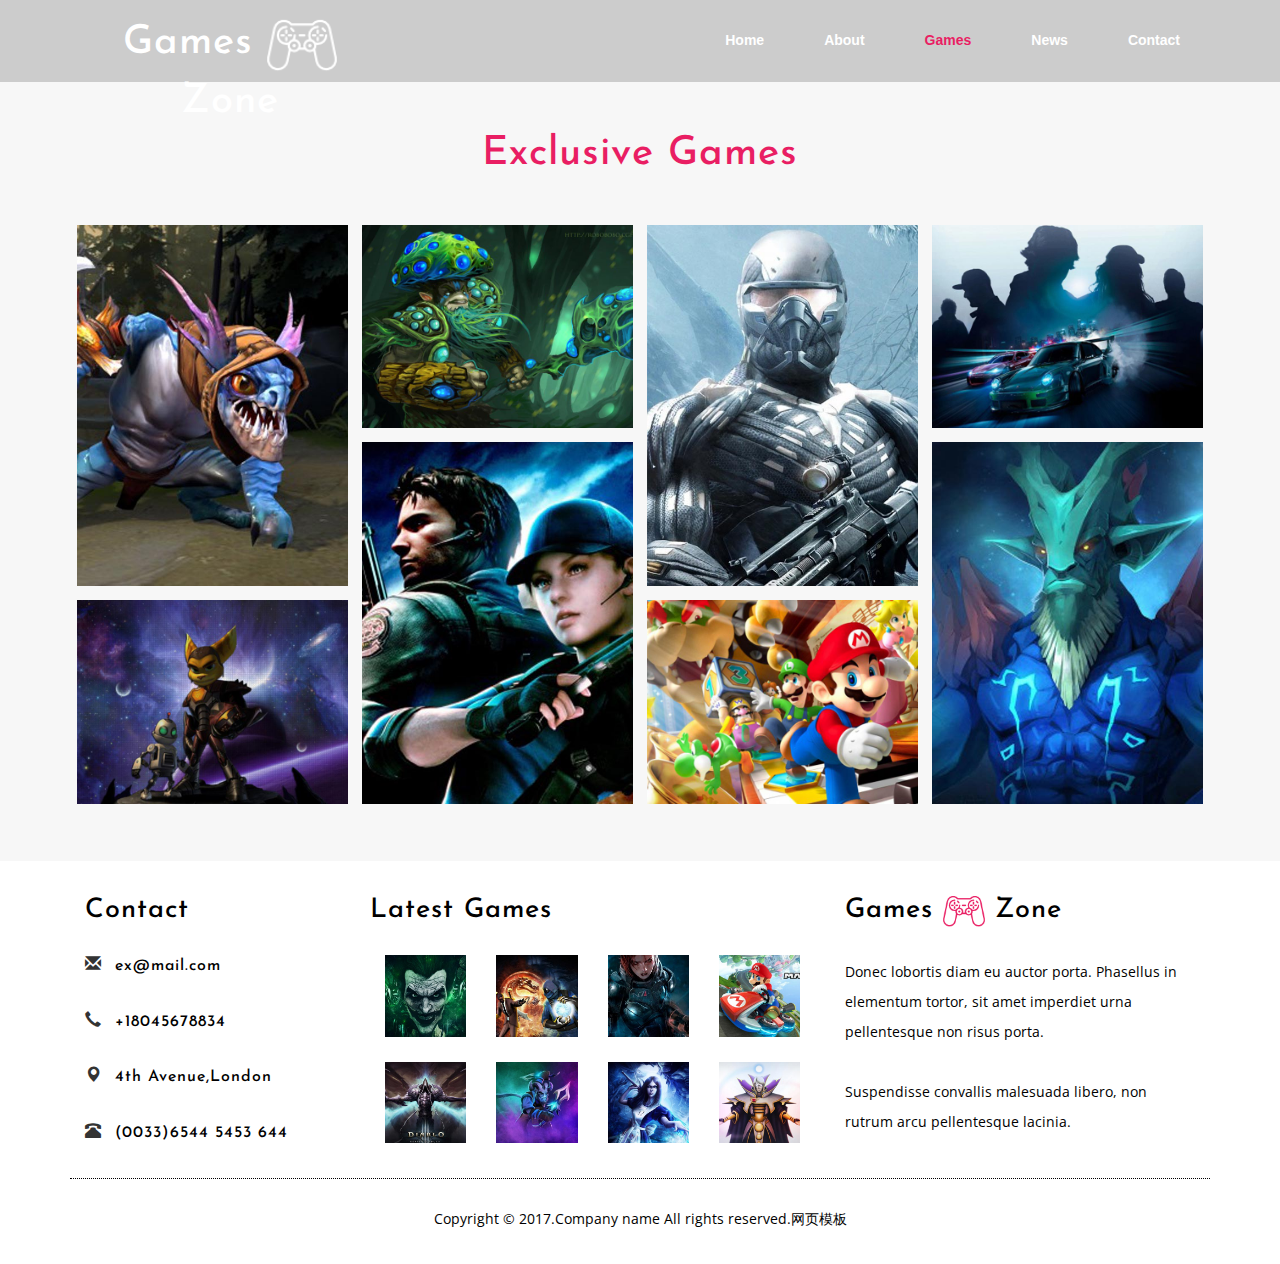
<file: games.html>
<!DOCTYPE html>
<html lang="en">
<head>
<title>Games</title>
<link rel="shortcut icon" href="favicon.ico">
<meta name="viewport" content="width=device-width, initial-scale=1">
<meta http-equiv="Content-Type" content="text/html; charset=utf-8" />
<meta name="keywords" content="" />
<script type="application/x-javascript"> addEventListener("load", function() { setTimeout(hideURLbar, 0); }, false); function hideURLbar(){ window.scrollTo(0,1); } </script>
<!-- css -->
<link href="css/bootstrap.css" rel="stylesheet" type="text/css" media="all" />
<link href="css/popup-box.css" rel="stylesheet" type="text/css" media="all" />
<link href="css/style.css" rel="stylesheet" type="text/css" media="all" />	
<!--// css -->
<!-- font -->
<link href='http://fonts.googleapis.com/css?family=Josefin+Sans:400,100,100italic,300,300italic,400italic,600,600italic,700,700italic' rel='stylesheet' type='text/css'>
<link href='http://fonts.googleapis.com/css?family=Open+Sans:400,300,300italic,400italic,600,600italic,700,700italic,800,800italic' rel='stylesheet' type='text/css'>
<!-- //font -->
<script src="js/jquery.min.js"></script>
<script src="js/bootstrap.js"></script>
</head>
<body> 
<!-- banner -->
<div class="sub-banner">
		<!-- Navbar -->
		<nav class="navbar navbar-default">
			<div class="container">

				<div class="navbar-header">
					<button type="button" class="navbar-toggle collapsed" data-toggle="collapse" data-target="#navbar" aria-expanded="false" aria-controls="navbar">
						<span class="sr-only">Toggle navigation</span>
						<span class="icon-bar"></span>
						<span class="icon-bar"></span>
						<span class="icon-bar"></span>
					</button>
					<a  href="index.html"><h1>Games <img src="images/c1.png" alt=" " /> Zone</h1></a>
				</div>

				<div id="navbar" class="navbar-collapse collapse">
					<ul class="nav navbar-nav navbar-right">
						<li class="hover-effect"><a href="index.html">Home</a></li>
						<li class="hover-effect"><a href="about.html">About</a></li>
						<li class="hover-effect active"><a href="games.html">Games</a></li>
						<li class="hover-effect"><a href="news.html">News</a></li>
						<li class="hover-effect"><a href="contact.html">Contact</a></li>
					</ul>
				</div>

			</div>
		</nav>
</div>
<!-- banner -->

<!-- gallery -->
	<div class="gallery-w3layouts" id="gallery">
		<div class="container">
			<h2>Exclusive Games</h2>			
			<div class="gallery-grids">
				<div class="gallery-grid">
					<a class="book popup-with-zoom-anim button-isi zoomIn animated" data-wow-delay=".5s" href="#small-dialog">
						<img src="images/g1.jpg" alt=" " class="img-responsive zoom-img" />
					</a>
					<a class="book popup-with-zoom-anim button-isi zoomIn animated" data-wow-delay=".5s" href="#small-dialog2">
						<img src="images/g2.jpg" alt=" " class="img-responsive zoom-img" />
					</a>
				</div>
				<div class="gallery-grid">
					<a class="book popup-with-zoom-anim button-isi zoomIn animated" data-wow-delay=".5s" href="#small-dialog3">
						<img src="images/g3.jpg" alt=" " class="img-responsive zoom-img" />
					</a>
					<a class="book popup-with-zoom-anim button-isi zoomIn animated" data-wow-delay=".5s" href="#small-dialog4">
						<img src="images/g5.jpg" alt=" " class="img-responsive zoom-img" />
					</a>
				</div>
				<div class="gallery-grid">
					<a class="book popup-with-zoom-anim button-isi zoomIn animated" data-wow-delay=".5s" href="#small-dialog5">
						<img src="images/g6.jpg" alt=" " class="img-responsive zoom-img" />
					</a>
					<a class="book popup-with-zoom-anim button-isi zoomIn animated" data-wow-delay=".5s" href="#small-dialog6">
						<img src="images/g7.jpg" alt=" " class="img-responsive zoom-img" />
					</a>
				</div>
				<div class="gallery-grid">
					<a class="book popup-with-zoom-anim button-isi zoomIn animated" data-wow-delay=".5s" href="#small-dialog7">
						<img src="images/g4.jpg" alt=" " class="img-responsive zoom-img" />
					</a>
					<a class="book popup-with-zoom-anim button-isi zoomIn animated" data-wow-delay=".5s" href="#small-dialog8">
						<img src="images/g8.jpg" alt=" " class="img-responsive zoom-img" />
					</a>
				</div>
				<div class="clearfix"> </div>
			</div>
		</div>
	</div>
	<!--//gallery -->
	<script src="js/jquery.magnific-popup.js" type="text/javascript"></script>
<script type="text/javascript" src="js/modernizr.custom.53451.js"></script> 
 <script>
						$(document).ready(function() {
						$('.popup-with-zoom-anim').magnificPopup({
							type: 'inline',
							fixedContentPos: false,
							fixedBgPos: true,
							overflowY: 'auto',
							closeBtnInside: true,
							preloader: false,
							midClick: true,
							removalDelay: 300,
							mainClass: 'my-mfp-zoom-in'
						});
																						
						});
</script>	
<div class="pop-up"> 
	<div id="small-dialog" class="mfp-hide book-form">
		<div class="pop-up-content-agileits-w3layouts">
			<div class="col-md-6 w3ls-left">
				<img src="images/g1.jpg" alt=" " class="img-responsive zoom-img" />
			</div>
			<div class="col-md-6 w3ls-right">
				<h4>Game-1</h4>
				<p>Duis sodales nibh vitae augue feugiat efficitur. Sed vel urna sollicitudin, interdum massa nec, sagittis massa. </p>
				<p class="agileits">Etiam porttitor neque enim, sit amet mollis est sollicitudin sed.</p>
				<div class="span span1">
					<p class="left">NAME</p>
					<p class="right">: Sed Perst</p>
					<div class="clearfix"></div>
				</div>
				<div class="span span2">
					<p class="left">DEVELOPER</p>
					<p class="right">: Martina</p>
					<div class="clearfix"></div>
				</div>
				<div class="span span3">
					<p class="left">REQUIRES</p>
					<p class="right">: 2GB Hard Disk Space</p>
					<div class="clearfix"></div>
				</div>
			</div>
			<div class="clearfix"></div>
		</div>
	</div>
</div>		
<div class="pop-up"> 
	<div id="small-dialog2" class="mfp-hide book-form">
		<div class="pop-up-content-agileits-w3layouts">
			<div class="col-md-6 w3ls-left">
				<img src="images/g2big.jpg" alt=" " class="img-responsive zoom-img" />
			</div>
			<div class="col-md-6 w3ls-right">
				<h4>Game-2</h4>
				<p>Duis sodales nibh vitae augue feugiat efficitur. Sed vel urna sollicitudin, interdum massa nec, sagittis massa. </p>
				<p class="agileits">Etiam porttitor neque enim, sit amet mollis est sollicitudin sed.</p>
				<div class="span span1">
					<p class="left">NAME</p>
					<p class="right">: Vivamus</p>
					<div class="clearfix"></div>
				</div>
				<div class="span span2">
					<p class="left">DEVELOPER</p>
					<p class="right">: Quentin</p>
					<div class="clearfix"></div>
				</div>
				<div class="span span3">
					<p class="left">REQUIRES</p>
					<p class="right">: 3GB Hard Disk Space</p>
					<div class="clearfix"></div>
				</div>
			</div>
			<div class="clearfix"></div>
		</div>
	</div>
</div>	
<div class="pop-up"> 
	<div id="small-dialog3" class="mfp-hide book-form">
		<div class="pop-up-content-agileits-w3layouts">
			<div class="col-md-6 w3ls-left">
				<img src="images/g3big.jpg" alt=" " class="img-responsive zoom-img" />
			</div>
			<div class="col-md-6 w3ls-right">
				<h4>Game-3</h4>
				<p>Duis sodales nibh vitae augue feugiat efficitur. Sed vel urna sollicitudin, interdum massa nec, sagittis massa. </p>
				<p class="agileits">Etiam porttitor neque enim, sit amet mollis est sollicitudin sed.</p>
				<div class="span span1">
					<p class="left">NAME</p>
					<p class="right">: Venenatis</p>
					<div class="clearfix"></div>
				</div>
				<div class="span span2">
					<p class="left">DEVELOPER</p>
					<p class="right">: Stanley</p>
					<div class="clearfix"></div>
				</div>
				<div class="span span3">
					<p class="left">REQUIRES</p>
					<p class="right">: 1GB Hard Disk Space</p>
					<div class="clearfix"></div>
				</div>
			</div>
			<div class="clearfix"></div>
		</div>
	</div>
</div>	
<div class="pop-up"> 
	<div id="small-dialog4" class="mfp-hide book-form">
		<div class="pop-up-content-agileits-w3layouts">
			<div class="col-md-6 w3ls-left">
				<img src="images/g5.jpg" alt=" " class="img-responsive zoom-img" />
			</div>
			<div class="col-md-6 w3ls-right">
				<h4>Game-4</h4>
				<p>Duis sodales nibh vitae augue feugiat efficitur. Sed vel urna sollicitudin, interdum massa nec, sagittis massa. </p>
				<p class="agileits">Etiam porttitor neque enim, sit amet mollis est sollicitudin sed.</p>
				<div class="span span1">
					<p class="left">NAME</p>
					<p class="right">: Interdum</p>
					<div class="clearfix"></div>
				</div>
				<div class="span span2">
					<p class="left">DEVELOPER</p>
					<p class="right">: Spielberg</p>
					<div class="clearfix"></div>
				</div>
				<div class="span span3">
					<p class="left">REQUIRES</p>
					<p class="right">: 3GB Hard Disk Space</p>
					<div class="clearfix"></div>
				</div>
			</div>
			<div class="clearfix"></div>
		</div>
	</div>
</div>	
<div class="pop-up"> 
	<div id="small-dialog5" class="mfp-hide book-form">
		<div class="pop-up-content-agileits-w3layouts">
			<div class="col-md-6 w3ls-left">
				<img src="images/g6.jpg" alt=" " class="img-responsive zoom-img" />
			</div>
			<div class="col-md-6 w3ls-right">
				<h4>Game-5</h4>
				<p>Duis sodales nibh vitae augue feugiat efficitur. Sed vel urna sollicitudin, interdum massa nec, sagittis massa. </p>
				<p class="agileits">Etiam porttitor neque enim, sit amet mollis est sollicitudin sed.</p>
				<div class="span span1">
					<p class="left">NAME</p>
					<p class="right">: Faucibus</p>
					<div class="clearfix"></div>
				</div>
				<div class="span span2">
					<p class="left">DEVELOPER</p>
					<p class="right">: Cameron</p>
					<div class="clearfix"></div>
				</div>
				<div class="span span3">
					<p class="left">REQUIRES</p>
					<p class="right">: 2GB Hard Disk Space</p>
					<div class="clearfix"></div>
				</div>
			</div>
			<div class="clearfix"></div>
		</div>
	</div>
</div>	
<div class="pop-up"> 
	<div id="small-dialog6" class="mfp-hide book-form">
		<div class="pop-up-content-agileits-w3layouts">
			<div class="col-md-6 w3ls-left">
				<img src="images/g7big.jpg" alt=" " class="img-responsive zoom-img" />
			</div>
			<div class="col-md-6 w3ls-right">
				<h4>Game-6</h4>
				<p>Duis sodales nibh vitae augue feugiat efficitur. Sed vel urna sollicitudin, interdum massa nec, sagittis massa. </p>
				<p class="agileits">Etiam porttitor neque enim, sit amet mollis est sollicitudin sed.</p>
				<div class="span span1">
					<p class="left">NAME</p>
					<p class="right">: Tincidunt</p>
					<div class="clearfix"></div>
				</div>
				<div class="span span2">
					<p class="left">DEVELOPER</p>
					<p class="right">: Jackson</p>
					<div class="clearfix"></div>
				</div>
				<div class="span span3">
					<p class="left">REQUIRES</p>
					<p class="right">: 4GB Hard Disk Space</p>
					<div class="clearfix"></div>
				</div>
			</div>
			<div class="clearfix"></div>
		</div>
	</div>
</div>	
<div class="pop-up"> 
	<div id="small-dialog7" class="mfp-hide book-form">
		<div class="pop-up-content-agileits-w3layouts">
			<div class="col-md-6 w3ls-left">
				<img src="images/g4big.jpg" alt=" " class="img-responsive zoom-img" />
			</div>
			<div class="col-md-6 w3ls-right">
				<h4>Game-7</h4>
				<p>Duis sodales nibh vitae augue feugiat efficitur. Sed vel urna sollicitudin, interdum massa nec, sagittis massa. </p>
				<p class="agileits">Etiam porttitor neque enim, sit amet mollis est sollicitudin sed.</p>
				<div class="span span1">
					<p class="left">NAME</p>
					<p class="right">: Vestibulum</p>
					<div class="clearfix"></div>
				</div>
				<div class="span span2">
					<p class="left">DEVELOPER</p>
					<p class="right">: Daniel</p>
					<div class="clearfix"></div>
				</div>
				<div class="span span3">
					<p class="left">REQUIRES</p>
					<p class="right">: 2GB Hard Disk Space</p>
					<div class="clearfix"></div>
				</div>
			</div>
			<div class="clearfix"></div>
		</div>
	</div>
</div>	
<div class="pop-up"> 
	<div id="small-dialog8" class="mfp-hide book-form">
		<div class="pop-up-content-agileits-w3layouts">
			<div class="col-md-6 w3ls-left">
				<img src="images/g8.jpg" alt=" " class="img-responsive zoom-img" />
			</div>
			<div class="col-md-6 w3ls-right">
				<h4>Game-8</h4>
				<p>Duis sodales nibh vitae augue feugiat efficitur. Sed vel urna sollicitudin, interdum massa nec, sagittis massa. </p>
				<p class="agileits">Etiam porttitor neque enim, sit amet mollis est sollicitudin sed.</p>
				<div class="span span1">
					<p class="left">NAME</p>
					<p class="right">: Vehicula ligula</p>
					<div class="clearfix"></div>
				</div>
				<div class="span span2">
					<p class="left">DEVELOPER</p>
					<p class="right">: Cyrill</p>
					<div class="clearfix"></div>
				</div>
				<div class="span span3">
					<p class="left">REQUIRES</p>
					<p class="right">: 3GB Hard Disk Space</p>
					<div class="clearfix"></div>
				</div>
			</div>
			<div class="clearfix"></div>
		</div>
	</div>
</div>		
<!-- footer -->
<div class="footer">
	<div class="container">
		<div class="col-md-3 footer-left-w3">
			<h4>Contact</h4>
			<ul>
				<li><span class="glyphicon glyphicon-envelope" aria-hidden="true"></span></li>
				<li><a href="mailto:example@mail.com"><h6>ex@mail.com</h6></a></li>
			</ul>
			<ul>
				<li><span class="glyphicon glyphicon-earphone" aria-hidden="true"></span></li>
				<li><h6>+18045678834</h6></li>
			</ul>
			<ul>
				<li><span class="glyphicon glyphicon-map-marker" aria-hidden="true"></span></li>
				<li><h6>4th Avenue,London</h6></li>
			</ul>
			<ul>
				<li><span class="glyphicon glyphicon-phone-alt" aria-hidden="true"></span></li>
				<li><h6>(0033)6544 5453 644</h6></li>
			</ul>
		</div>
		<div class="col-md-5 footer-middle-w3">
			<h4>Latest Games</h4>
			<div class="col-md-3 img-w3-agile">
				<a href="single.html"><img src="images/ng1.jpg" alt=" " /></a>
			</div>
			<div class="col-md-3 img-w3-agile">
				<a href="single.html"><img src="images/ng2.jpg" alt=" " /></a>
			</div>
			<div class="col-md-3 img-w3-agile">
				<a href="single.html"><img src="images/ng3.jpg" alt=" " /></a>
			</div>
			<div class="col-md-3 img-w3-agile">
				<a href="single.html"><img src="images/ng4.jpg" alt=" " /></a>
			</div>
			<div class="col-md-3 img-w3-agile footer-middle-wthree">
				<a href="single.html"><img src="images/ng5.jpg" alt=" " /></a>
			</div>
			<div class="col-md-3 img-w3-agile footer-middle-wthree">
				<a href="single.html"><img src="images/ng6.jpg" alt=" " /></a>
			</div>
			<div class="col-md-3 img-w3-agile footer-middle-wthree">
				<a href="single.html"><img src="images/ng7.jpg" alt=" " /></a>
			</div>
			<div class="col-md-3 img-w3-agile footer-middle-wthree">
				<a href="single.html"><img src="images/ng8.jpg" alt=" " /></a>
			</div>
			<div class="clearfix"></div>
		</div>
		<div class="col-md-4 footer-right-w3">
			<a href="index.html"><h4>Games <img src="images/f1.png" alt=" " /> Zone</h4></a>
			<p>Donec lobortis diam eu auctor porta. Phasellus in elementum tortor, sit amet imperdiet urna pellentesque non risus porta.</p>
			<p class="agileinfo">Suspendisse convallis malesuada libero, non rutrum arcu pellentesque lacinia.</p>
		</div>
		<div class="clearfix"></div>
		<div class="copyright">
			<p>Copyright &copy; 2017.Company name All rights reserved.<a target="_blank" href="http://www.smallseashell.com/">&#x7F51;&#x9875;&#x6A21;&#x677F;</a></p>
		</div>
	</div>
</div>

<!-- //footer -->
</body>
</html>
</file>
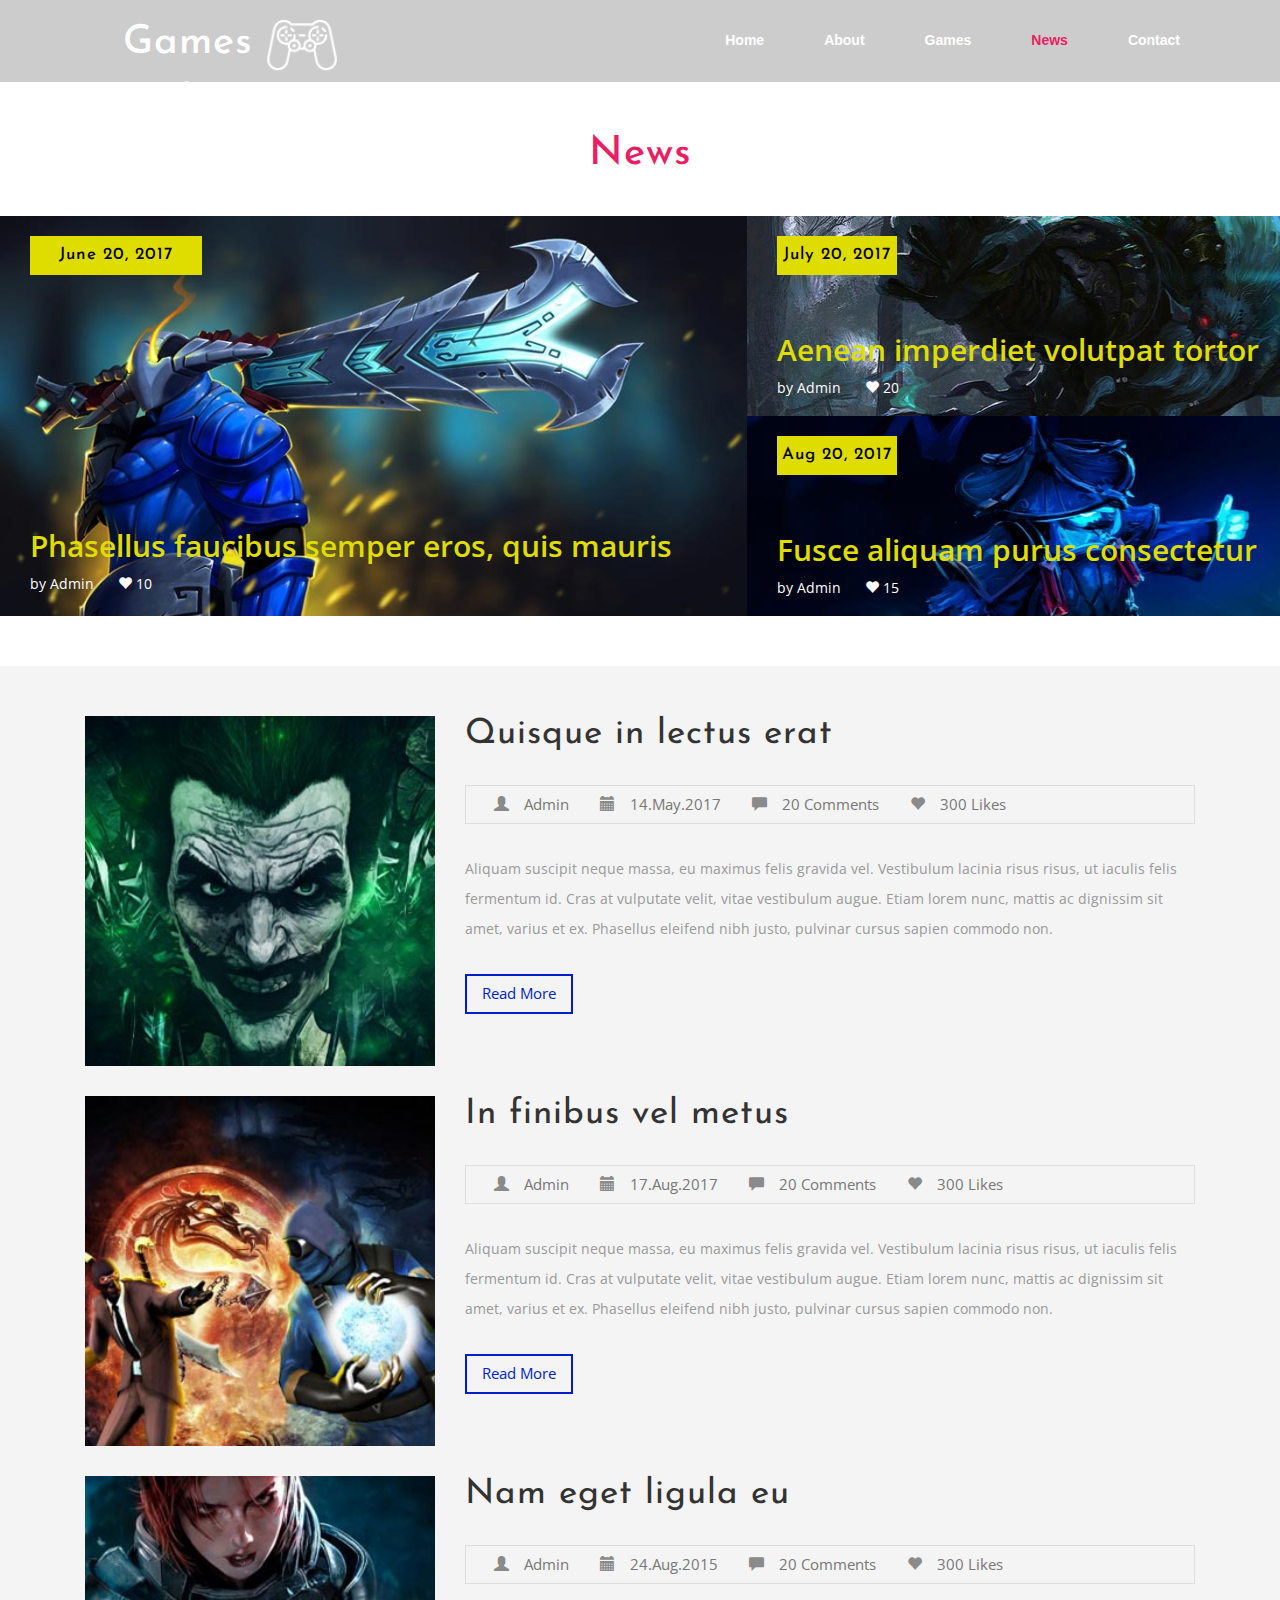
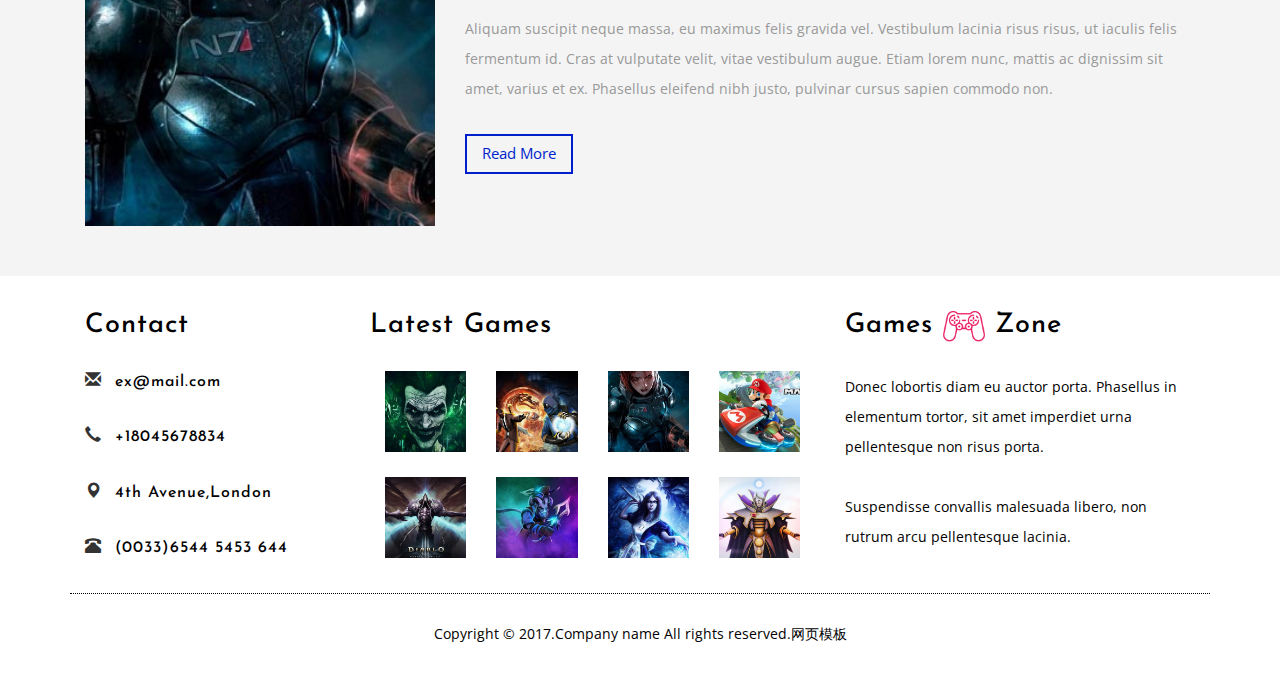
<file: news.html>
<!DOCTYPE html>
<html lang="en">
<head>
<title>News</title>
<meta name="viewport" content="width=device-width, initial-scale=1">
<meta http-equiv="Content-Type" content="text/html; charset=utf-8" />
<meta name="keywords" content="" />
<script type="application/x-javascript"> addEventListener("load", function() { setTimeout(hideURLbar, 0); }, false); function hideURLbar(){ window.scrollTo(0,1); } </script>
<!-- css -->
<link href="css/bootstrap.css" rel="stylesheet" type="text/css" media="all" />
<link href="css/style.css" rel="stylesheet" type="text/css" media="all" />	
<!--// css -->
<!-- font -->
<link href='http://fonts.googleapis.com/css?family=Josefin+Sans:400,100,100italic,300,300italic,400italic,600,600italic,700,700italic' rel='stylesheet' type='text/css'>
<link href='http://fonts.googleapis.com/css?family=Open+Sans:400,300,300italic,400italic,600,600italic,700,700italic,800,800italic' rel='stylesheet' type='text/css'>
<!-- //font -->
<script src="js/jquery.min.js"></script>
<script src="js/bootstrap.js"></script>
</head>
<body> 
<!-- banner -->
<div class="sub-banner">
		<!-- Navbar -->
		<nav class="navbar navbar-default">
			<div class="container">

				<div class="navbar-header">
					<button type="button" class="navbar-toggle collapsed" data-toggle="collapse" data-target="#navbar" aria-expanded="false" aria-controls="navbar">
						<span class="sr-only">Toggle navigation</span>
						<span class="icon-bar"></span>
						<span class="icon-bar"></span>
						<span class="icon-bar"></span>
					</button>
					<a  href="index.html"><h1>Games <img src="images/c1.png" alt=" " /> Zone</h1></a>
				</div>

				<div id="navbar" class="navbar-collapse collapse">
					<ul class="nav navbar-nav navbar-right">
						<li class="hover-effect"><a href="index.html">Home</a></li>
						<li class="hover-effect"><a href="about.html">About</a></li>
						<li class="hover-effect"><a href="games.html">Games</a></li>
						<li class="hover-effect active"><a href="news.html">News</a></li>
						<li class="hover-effect"><a href="contact.html">Contact</a></li>
					</ul>
				</div>

			</div>
		</nav>
</div>
<!-- banner -->
<div class="events-w3layouts">
	<h2>News</h2>
	<a href="single.html"><div class="col-md-7 events-left-agile-agileits-w3layouts">
		<div class="events-text-w3-agile events-text1">
			<h4>June 20, 2017</h4>
			<p>Phasellus faucibus semper eros, quis mauris </p>
			<ul>
				<li>by Admin</li>
				<li><span class="glyphicon glyphicon-heart" aria-hidden="true"></span> 10</li>
			</ul>
		</div>
	</div></a>
	<div class="col-md-5 events-right-agile">
		<a href="single.html"><div class="events-right-top">
			<div class="events-text-w3-agile events-text2">
				<h4>July 20, 2017</h4>
				<p>Aenean imperdiet volutpat tortor </p>
				<ul>
					<li>by Admin</li>
					<li><span class="glyphicon glyphicon-heart" aria-hidden="true"></span> 20</li>
				</ul>
			</div>
		</div></a>
		<a href="single.html"><div class="events-right-bottom">
			<div class="events-text-w3-agile events-text2">
				<h4>Aug 20, 2017</h4>
				<p>Fusce aliquam purus  consectetur</p>
				<ul>
					<li>by Admin</li>
					<li><span class="glyphicon glyphicon-heart" aria-hidden="true"></span> 15</li>
				</ul>
			</div>
		</div></a>
		<div class="clearfix"></div>
	</div>
	<div class="clearfix"></div>
</div>

<div class="events-section2-agileinfo">
<div class="container">
	<div class="blog1-w3ls">
		<div class="col-md-4 blog-image-w3l">
			<a href="single.html"><img src="images/ng1.jpg" alt=" " /></a>
		</div>
		<div class="col-md-8 blog-text-w3ls">
			<a href="single.html"><h4>Quisque in lectus erat</h4></a>
			<div class="item_info">
					<ul>
						<li><a href="#"><i class="glyphicon glyphicon-user"></i>Admin</a></li>
						<li><i class="glyphicon glyphicon-calendar"></i>14.May.2017</li>
						<li><a href="#"><i class="glyphicon glyphicon-comment"></i>20 Comments</a></li>
						<li><a href="#"><i class="glyphicon glyphicon-heart"></i>300 Likes</a></li>
					</ul>				
			 </div>
			 <p>Aliquam suscipit neque massa, eu maximus felis gravida vel. Vestibulum lacinia risus risus, ut iaculis felis fermentum id. Cras at vulputate velit, vitae vestibulum augue. Etiam lorem nunc, mattis ac dignissim sit amet, varius et ex. Phasellus eleifend nibh justo, pulvinar cursus sapien commodo non.</p>
			 <a href="single.html" class="blog-read" >Read More</a>
		</div>
		<div class="clearfix"></div>
	</div>
	<div class="blog2-w3ls">
		<div class="col-md-4 blog-image-w3l">
			<a href="single.html"><img src="images/ng2.jpg" alt=" " /></a>
		</div>
		<div class="col-md-8 blog-text-w3ls">
			<a href="single.html"><h4>In finibus vel metus</h4></a>
			<div class="item_info">
					<ul>
						<li><a href="#"><i class="glyphicon glyphicon-user"></i>Admin</a></li>
						<li><i class="glyphicon glyphicon-calendar"></i>17.Aug.2017</li>
						<li><a href="#"><i class="glyphicon glyphicon-comment"></i>20 Comments</a></li>
						<li><a href="#"><i class="glyphicon glyphicon-heart"></i>300 Likes</a></li>
					</ul>				
			 </div>
			 <p>Aliquam suscipit neque massa, eu maximus felis gravida vel. Vestibulum lacinia risus risus, ut iaculis felis fermentum id. Cras at vulputate velit, vitae vestibulum augue. Etiam lorem nunc, mattis ac dignissim sit amet, varius et ex. Phasellus eleifend nibh justo, pulvinar cursus sapien commodo non.</p>
			 <a href="single.html" class="blog-read" >Read More</a>
		</div>
		<div class="clearfix"></div>
	</div>
	<div class="blog3-w3ls">
		<div class="col-md-4 blog-image-w3l">
			<a href="single.html"><img src="images/ng3.jpg" alt=" " /></a>
		</div>
		<div class="col-md-8 blog-text-w3ls">
			<a href="single.html"><h4>Nam eget ligula eu</h4></a>
			<div class="item_info">
					<ul>
						<li><a href="#"><i class="glyphicon glyphicon-user"></i>Admin</a></li>
						<li><i class="glyphicon glyphicon-calendar"></i>24.Aug.2015</li>
						<li><a href="#"><i class="glyphicon glyphicon-comment"></i>20 Comments</a></li>
						<li><a href="#"><i class="glyphicon glyphicon-heart"></i>300 Likes</a></li>
					</ul>				
			 </div>
			 <p>Aliquam suscipit neque massa, eu maximus felis gravida vel. Vestibulum lacinia risus risus, ut iaculis felis fermentum id. Cras at vulputate velit, vitae vestibulum augue. Etiam lorem nunc, mattis ac dignissim sit amet, varius et ex. Phasellus eleifend nibh justo, pulvinar cursus sapien commodo non.</p>
			 <a href="single.html" class="blog-read" >Read More</a>
		</div>
		<div class="clearfix"></div>
	</div>
</div>
</div>

<!-- footer -->
<div class="footer">
	<div class="container">
		<div class="col-md-3 footer-left-w3">
			<h4>Contact</h4>
			<ul>
				<li><span class="glyphicon glyphicon-envelope" aria-hidden="true"></span></li>
				<li><a href="mailto:example@mail.com"><h6>ex@mail.com</h6></a></li>
			</ul>
			<ul>
				<li><span class="glyphicon glyphicon-earphone" aria-hidden="true"></span></li>
				<li><h6>+18045678834</h6></li>
			</ul>
			<ul>
				<li><span class="glyphicon glyphicon-map-marker" aria-hidden="true"></span></li>
				<li><h6>4th Avenue,London</h6></li>
			</ul>
			<ul>
				<li><span class="glyphicon glyphicon-phone-alt" aria-hidden="true"></span></li>
				<li><h6>(0033)6544 5453 644</h6></li>
			</ul>
		</div>
		<div class="col-md-5 footer-middle-w3">
			<h4>Latest Games</h4>
			<div class="col-md-3 img-w3-agile">
				<a href="single.html"><img src="images/ng1.jpg" alt=" " /></a>
			</div>
			<div class="col-md-3 img-w3-agile">
				<a href="single.html"><img src="images/ng2.jpg" alt=" " /></a>
			</div>
			<div class="col-md-3 img-w3-agile">
				<a href="single.html"><img src="images/ng3.jpg" alt=" " /></a>
			</div>
			<div class="col-md-3 img-w3-agile">
				<a href="single.html"><img src="images/ng4.jpg" alt=" " /></a>
			</div>
			<div class="col-md-3 img-w3-agile footer-middle-wthree">
				<a href="single.html"><img src="images/ng5.jpg" alt=" " /></a>
			</div>
			<div class="col-md-3 img-w3-agile footer-middle-wthree">
				<a href="single.html"><img src="images/ng6.jpg" alt=" " /></a>
			</div>
			<div class="col-md-3 img-w3-agile footer-middle-wthree">
				<a href="single.html"><img src="images/ng7.jpg" alt=" " /></a>
			</div>
			<div class="col-md-3 img-w3-agile footer-middle-wthree">
				<a href="single.html"><img src="images/ng8.jpg" alt=" " /></a>
			</div>
			<div class="clearfix"></div>
		</div>
		<div class="col-md-4 footer-right-w3">
			<a href="index.html"><h4>Games <img src="images/f1.png" alt=" " /> Zone</h4></a>
			<p>Donec lobortis diam eu auctor porta. Phasellus in elementum tortor, sit amet imperdiet urna pellentesque non risus porta.</p>
			<p class="agileinfo">Suspendisse convallis malesuada libero, non rutrum arcu pellentesque lacinia.</p>
		</div>
		<div class="clearfix"></div>
		<div class="copyright">
			<p>Copyright &copy; 2017.Company name All rights reserved.<a target="_blank" href="http://www.smallseashell.com/">&#x7F51;&#x9875;&#x6A21;&#x677F;</a></p>
		</div>
	</div>
</div>
<!-- //footer -->
</file>
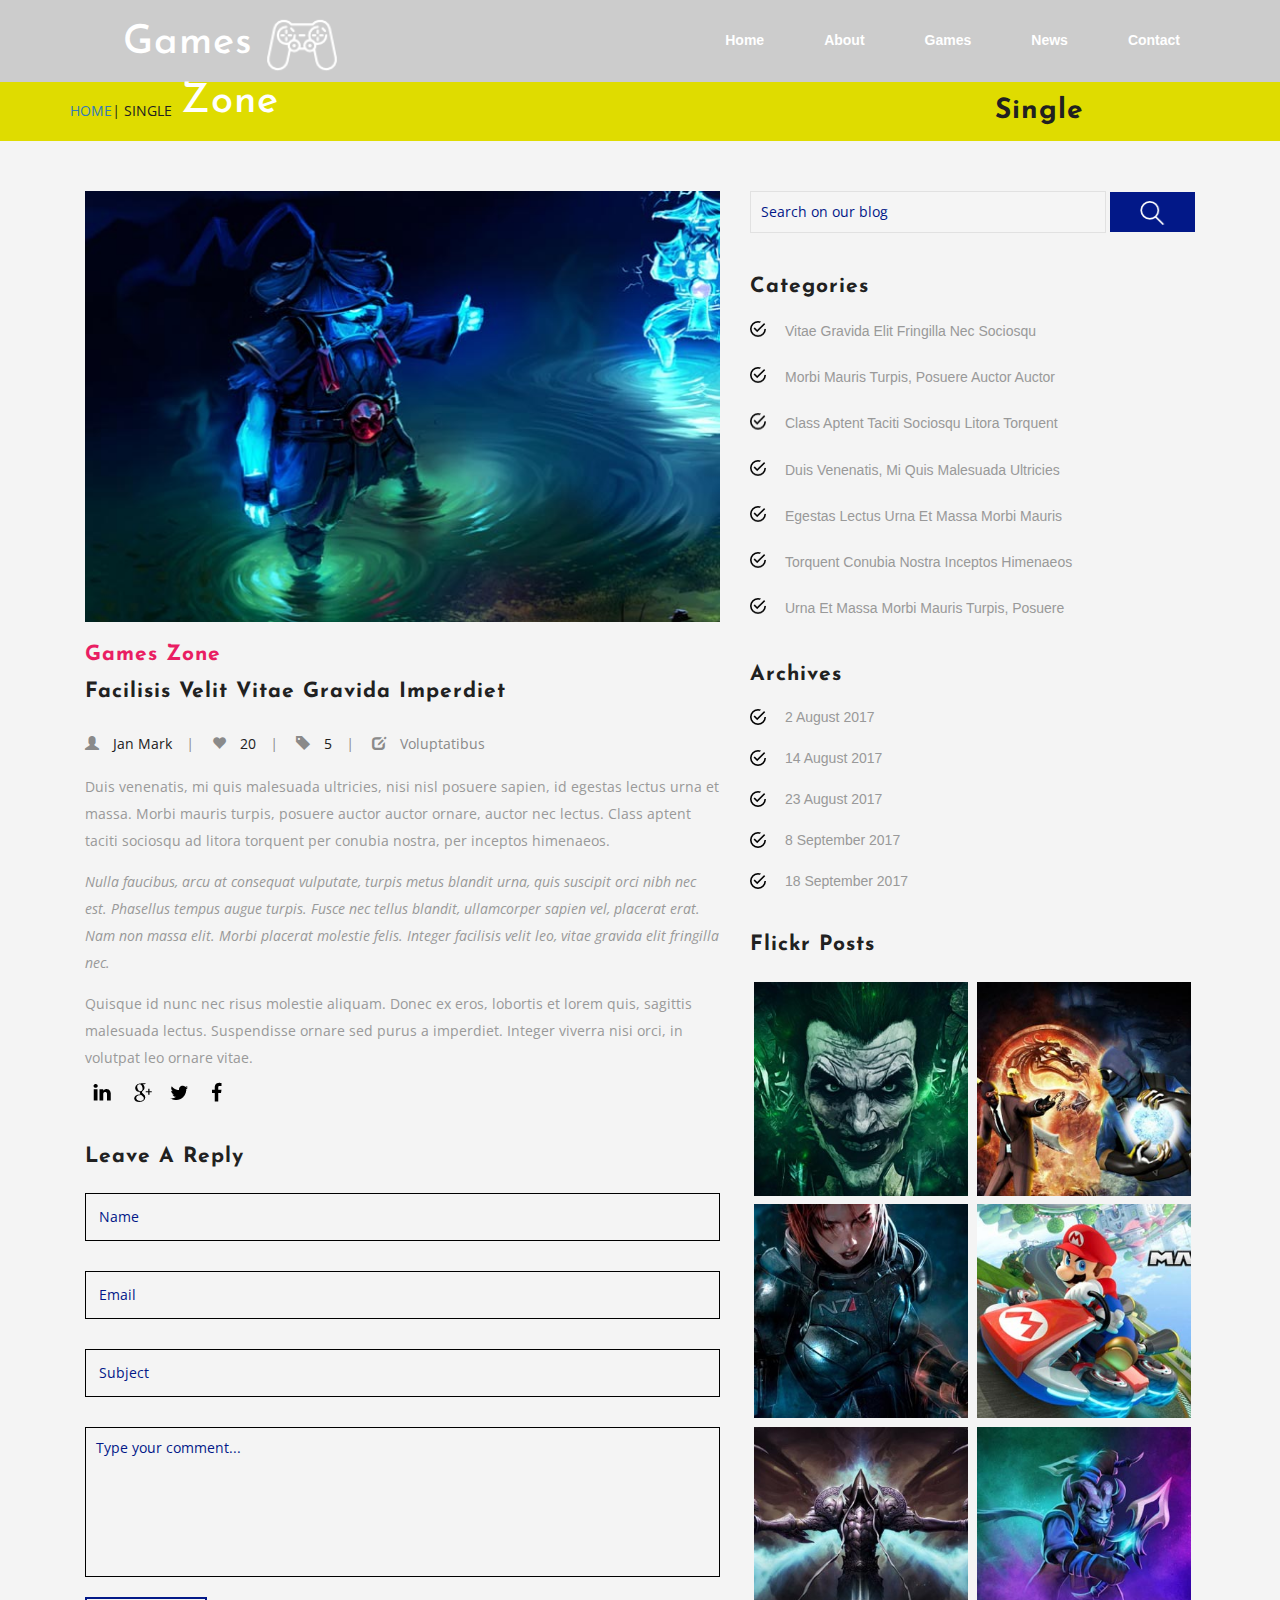
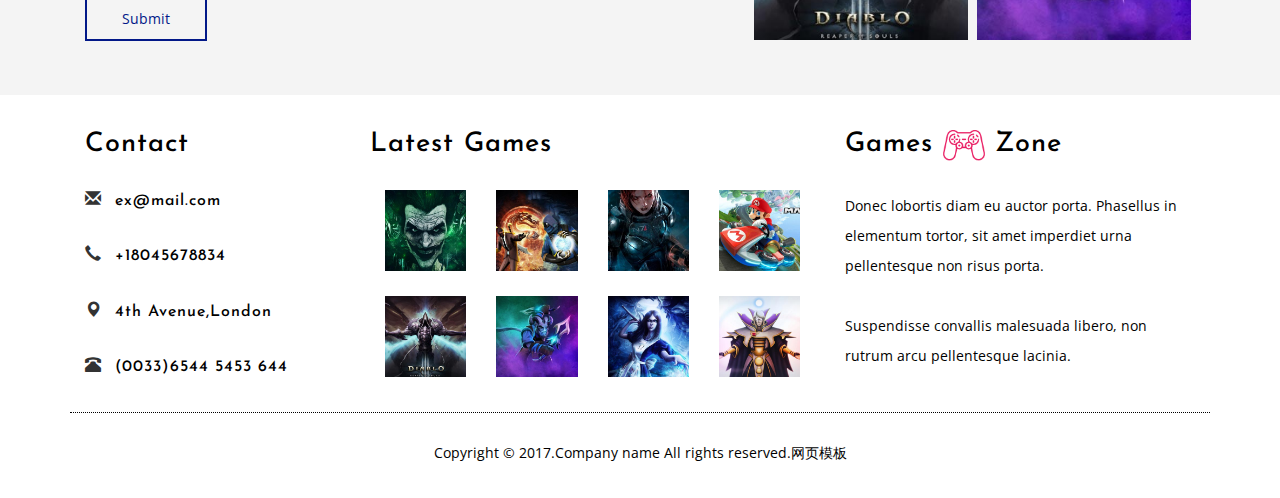
<file: single.html>
<!DOCTYPE html>
<html lang="en">
<head>
<title>Single</title>
<link rel="shortcut icon" href="favicon.ico">
<meta name="viewport" content="width=device-width, initial-scale=1">
<meta http-equiv="Content-Type" content="text/html; charset=utf-8" />
<meta name="keywords" content="" />
<script type="application/x-javascript"> addEventListener("load", function() { setTimeout(hideURLbar, 0); }, false); function hideURLbar(){ window.scrollTo(0,1); } </script>
<!-- css -->
<link href="css/bootstrap.css" rel="stylesheet" type="text/css" media="all" />
<link href="css/style.css" rel="stylesheet" type="text/css" media="all" />	
<!--// css -->
<!-- font -->
<link href='http://fonts.googleapis.com/css?family=Josefin+Sans:400,100,100italic,300,300italic,400italic,600,600italic,700,700italic' rel='stylesheet' type='text/css'>
<link href='http://fonts.googleapis.com/css?family=Open+Sans:400,300,300italic,400italic,600,600italic,700,700italic,800,800italic' rel='stylesheet' type='text/css'>
<!-- //font -->
<script src="js/jquery.min.js"></script>
<script src="js/bootstrap.js"></script>
</head>
<body> 
<!-- banner -->
<div class="sub-banner">
		<!-- Navbar -->
		<nav class="navbar navbar-default">
			<div class="container">

				<div class="navbar-header">
					<button type="button" class="navbar-toggle collapsed" data-toggle="collapse" data-target="#navbar" aria-expanded="false" aria-controls="navbar">
						<span class="sr-only">Toggle navigation</span>
						<span class="icon-bar"></span>
						<span class="icon-bar"></span>
						<span class="icon-bar"></span>
					</button>
					<a  href="index.html"><h1>Games <img src="images/c1.png" alt=" " /> Zone</h1></a>
				</div>

				<div id="navbar" class="navbar-collapse collapse">
					<ul class="nav navbar-nav navbar-right">
						<li class="hover-effect"><a href="index.html">Home</a></li>
						<li class="hover-effect"><a href="about.html">About</a></li>
						<li class="hover-effect"><a href="games.html">Games</a></li>
						<li class="hover-effect"><a href="news.html">News</a></li>
						<li class="hover-effect"><a href="contact.html">Contact</a></li>
					</ul>
				</div>

			</div>
		</nav>
</div>
<!-- banner -->
<!-- breadcrumbs -->
	<div class="agileits_breadcrumbs">
		<div class="container">
			<div class="agileits_breadcrumbs_left">
				<ul>
					<li><a href="index.html">Home</a><i>|</i></li>
					<li>Single</li>
				</ul>
			</div>
			<div class="agileits_breadcrumbs_right">
				<h3>Single</h3>
			</div>
			<div class="clearfix"> </div>
		</div>
	</div>
<!-- //breadcrumbs -->
<!-- single -->
	<div class="blog">
		<div class="container">
			<div class="col-md-7 wthree_blog_left">
				<div class="wthree_blog_left_grid">
					<div class="wthree_blog_left_grid_slider">
						<img src="images/s1.jpg" alt=" " class="img-responsive" />
					</div>
					<h4>Games Zone</h4>
					<h3>facilisis velit vitae gravida imperdiet</h3>
					<ul>
						<li><span class="glyphicon glyphicon-user" aria-hidden="true"></span><a href="#">Jan Mark</a><i>|</i></li>
						<li><span class="glyphicon glyphicon-heart" aria-hidden="true"></span><a href="#">20</a><i>|</i></li>
						<li><span class="glyphicon glyphicon-tag" aria-hidden="true"></span><a href="#">5</a><i>|</i></li>
						<li><span class="glyphicon glyphicon-edit" aria-hidden="true"></span>Voluptatibus</li>
					</ul>
					<p>Duis venenatis, mi quis malesuada ultricies, nisi nisl posuere sapien,
						id egestas lectus urna et massa. Morbi mauris turpis, posuere auctor auctor 
						ornare, auctor nec lectus. Class aptent taciti sociosqu ad litora torquent 
						per conubia nostra, per inceptos himenaeos.
						<i>Nulla faucibus, arcu at consequat vulputate, turpis metus blandit urna, 
						quis suscipit orci nibh nec est. Phasellus tempus augue turpis. Fusce nec 
						tellus blandit, ullamcorper sapien vel, placerat erat. Nam non massa elit. 
						Morbi placerat molestie felis. Integer facilisis velit leo, vitae gravida 
						elit fringilla nec.</i>Quisque id nunc nec risus molestie aliquam. 
						Donec ex eros, lobortis et lorem quis, sagittis malesuada lectus. 
						Suspendisse ornare sed purus a imperdiet. Integer viverra nisi orci, 
						in volutpat leo ornare vitae.</p>
				</div>
				<div class="agileits_share">
					<ul>
						<li><a class="linkedin" href="#"></a></li>
						<li><a class="google" href="#"></a></li>
						<li><a class="twitter" href="#"></a></li>
						<li><a class="facebook" href="#"></a></li>
					</ul>
				</div>
				
				<div class="agileits_reply">
					<h3>Leave a reply</h3>
					<form action="#" method="post">
						<input type="text" name="Name" placeholder="Name" required="">
						<input type="email" name="Email" placeholder="Email" required="">
						<input type="text" name="Subject" placeholder="Subject" required="">
						<textarea name="Message" placeholder="Type your comment..." required=""></textarea>
						<input type="submit" value="Submit">
					</form>
				</div>
			</div>
			<div class="col-md-5 wthree_blog_right">
				<div class="w3ls_search">
					<form action="#" method="post">
						<input type="text" name="Search" placeholder="Search on our blog" required="">
						<input type="submit" value=" ">
					</form>
				</div>
				<div class="w3l_categories">
					<h3>Categories</h3>
					<ul>
						<li><a href="single.html">Vitae gravida elit fringilla nec sociosqu</a></li>
						<li><a href="single.html">Morbi mauris turpis, posuere auctor auctor</a></li>
						<li><a href="single.html">Class aptent taciti sociosqu litora torquent</a></li>
						<li><a href="single.html">Duis venenatis, mi quis malesuada ultricies</a></li>
						<li><a href="single.html">Egestas lectus urna et massa morbi mauris</a></li>
						<li><a href="single.html">Torquent conubia nostra inceptos himenaeos</a></li>
						<li><a href="single.html">Urna et massa morbi mauris turpis, posuere</a></li>
					</ul>
				</div>
				
				<div class="w3l_archives">
					<h3>Archives</h3>
					<ul>
						<li>2 August 2017</li>
						<li>14 August 2017</li>
						<li>23 August 2017</li>
						<li>8 September 2017</li>
						<li>18 September 2017</li>
					</ul>
				</div>
				<div class="w3agile_flickr_posts">
					<h3>Flickr Posts</h3>
					<div class="w3agile_flickr_post_left">
						<a href="single.html"><img src="images/ng1.jpg" alt=" " class="img-responsive" /></a>
					</div>
					<div class="w3agile_flickr_post_left">
						<a href="single.html"><img src="images/ng2.jpg" alt=" " class="img-responsive" /></a>
					</div>
					<div class="w3agile_flickr_post_left">
						<a href="single.html"><img src="images/ng3.jpg" alt=" " class="img-responsive" /></a>
					</div>
					<div class="w3agile_flickr_post_left">
						<a href="single.html"><img src="images/ng4.jpg" alt=" " class="img-responsive" /></a>
					</div>
					<div class="w3agile_flickr_post_left">
						<a href="single.html"><img src="images/ng5.jpg" alt=" " class="img-responsive" /></a>
					</div>
					<div class="w3agile_flickr_post_left">
						<a href="single.html"><img src="images/ng6.jpg" alt=" " class="img-responsive" /></a>
					</div>
					<div class="clearfix"> </div>
				</div>
			</div>
			<div class="clearfix"> </div>
		</div>
	</div>
<!-- //single -->	

<!-- footer -->
<div class="footer">
	<div class="container">
		<div class="col-md-3 footer-left-w3">
			<h4>Contact</h4>
			<ul>
				<li><span class="glyphicon glyphicon-envelope" aria-hidden="true"></span></li>
				<li><a href="mailto:example@mail.com"><h6>ex@mail.com</h6></a></li>
			</ul>
			<ul>
				<li><span class="glyphicon glyphicon-earphone" aria-hidden="true"></span></li>
				<li><h6>+18045678834</h6></li>
			</ul>
			<ul>
				<li><span class="glyphicon glyphicon-map-marker" aria-hidden="true"></span></li>
				<li><h6>4th Avenue,London</h6></li>
			</ul>
			<ul>
				<li><span class="glyphicon glyphicon-phone-alt" aria-hidden="true"></span></li>
				<li><h6>(0033)6544 5453 644</h6></li>
			</ul>
		</div>
		<div class="col-md-5 footer-middle-w3">
			<h4>Latest Games</h4>
			<div class="col-md-3 img-w3-agile">
				<a href="single.html"><img src="images/ng1.jpg" alt=" " /></a>
			</div>
			<div class="col-md-3 img-w3-agile">
				<a href="single.html"><img src="images/ng2.jpg" alt=" " /></a>
			</div>
			<div class="col-md-3 img-w3-agile">
				<a href="single.html"><img src="images/ng3.jpg" alt=" " /></a>
			</div>
			<div class="col-md-3 img-w3-agile">
				<a href="single.html"><img src="images/ng4.jpg" alt=" " /></a>
			</div>
			<div class="col-md-3 img-w3-agile footer-middle-wthree">
				<a href="single.html"><img src="images/ng5.jpg" alt=" " /></a>
			</div>
			<div class="col-md-3 img-w3-agile footer-middle-wthree">
				<a href="single.html"><img src="images/ng6.jpg" alt=" " /></a>
			</div>
			<div class="col-md-3 img-w3-agile footer-middle-wthree">
				<a href="single.html"><img src="images/ng7.jpg" alt=" " /></a>
			</div>
			<div class="col-md-3 img-w3-agile footer-middle-wthree">
				<a href="single.html"><img src="images/ng8.jpg" alt=" " /></a>
			</div>
			<div class="clearfix"></div>
		</div>
		<div class="col-md-4 footer-right-w3">
			<a href="index.html"><h4>Games <img src="images/f1.png" alt=" " /> Zone</h4></a>
			<p>Donec lobortis diam eu auctor porta. Phasellus in elementum tortor, sit amet imperdiet urna pellentesque non risus porta.</p>
			<p class="agileinfo">Suspendisse convallis malesuada libero, non rutrum arcu pellentesque lacinia.</p>
		</div>
		<div class="clearfix"></div>
		<div class="copyright">
			<p>Copyright &copy; 2017.Company name All rights reserved.<a target="_blank" href="http://www.smallseashell.com/">&#x7F51;&#x9875;&#x6A21;&#x677F;</a></p>
		</div>
	</div>
</div>

<!-- //footer -->
</body>
</html>
</file>
<file: css/index.css>
.nav {

position: relative;

margin: 13px;

}

.nav ul {

margin: 0;

padding: 0;

}

.nav li {

margin: 0;

padding: 0;

list-style: none;

display: inline-block;

}

.nav a {

padding: 3px 12px;

text-decoration: none;

color: #999;

line-height: 100%;

}

.nav a:hover {

color: #d0d0d0;

}

.nav .current a {

background: #999;

color: #fff;

border-radius: 5px;

}



/* right nav */

.nav.right ul {

text-align: right;

}



/* center nav */

.nav.center ul {

text-align: center;

}



@media screen and (max-width: 600px) {

.nav {

position: relative;

min-height: 40px;

}

.nav ul {

width: 180px;

padding: 5px 0;

position: absolute;

top: 0;

left: 0;

border: solid 1px #aaa;

border-radius: 5px;

box-shadow: 0 1px 2px rgba(0,0,0,.3);

}

.nav li {

display: none; /* hide all <li> items */

    margin: 0;

    }

    .nav .current {

    display: block; /* show only current
<li> item */

    }

    .nav a {

    display: block;

    padding: 5px 5px 5px 32px;

    text-align: left;

    }

    .nav .current a {

    background: none;

    color: #666;

    }



    /* on nav hover */

    .nav ul:hover {

    background-image: none;

    }

    .nav ul:hover li {

    display: block;

    margin: 0 0 5px;

    }




    /* right nav */

    .nav.right ul {

    left: auto;

    right: 0;

    }



    /* center nav */

    .nav.center ul {

    left: 50%;

    margin-left: -90px;

    }



    }
</file>
<file: 2048/style/main.css>
﻿@import url(fonts/clear-sans.css);
html, body {
  margin: 0;
  padding: 0;
  background: #faf8ef;
  color: #776e65;
  font-family: "Clear Sans", "Helvetica Neue", Arial, sans-serif;
  font-size: 18px; }

body {
  margin: 80px 0; }

.heading:after {
  content: "";
  display: block;
  clear: both; }

h1.title {
  font-size: 80px;
  font-weight: bold;
  margin: 0;
  display: block;
  float: left; }

@-webkit-keyframes move-up {
  0% {
    top: 25px;
    opacity: 1; }

  100% {
    top: -50px;
    opacity: 0; } }
@-moz-keyframes move-up {
  0% {
    top: 25px;
    opacity: 1; }

  100% {
    top: -50px;
    opacity: 0; } }
@keyframes move-up {
  0% {
    top: 25px;
    opacity: 1; }

  100% {
    top: -50px;
    opacity: 0; } }
.scores-container {
  float: right;
  text-align: right; }

.score-container, .best-container {
  position: relative;
  display: inline-block;
  background: #bbada0;
  padding: 15px 25px;
  font-size: 25px;
  height: 25px;
  line-height: 47px;
  font-weight: bold;
  border-radius: 3px;
  color: white;
  margin-top: 8px;
  text-align: center; }
  .score-container:after, .best-container:after {
    position: absolute;
    width: 100%;
    top: 10px;
    left: 0;
    text-transform: uppercase;
    font-size: 13px;
    line-height: 13px;
    text-align: center;
    color: #eee4da; }
  .score-container .score-addition, .best-container .score-addition {
    position: absolute;
    right: 30px;
    color: red;
    font-size: 25px;
    line-height: 25px;
    font-weight: bold;
    color: rgba(119, 110, 101, 0.9);
    z-index: 100;
    -webkit-animation: move-up 600ms ease-in;
    -moz-animation: move-up 600ms ease-in;
    animation: move-up 600ms ease-in;
    -webkit-animation-fill-mode: both;
    -moz-animation-fill-mode: both;
    animation-fill-mode: both; }

.score-container:after {
  content: "我的分数"; }

.best-container:after {
  content: "最高分数"; }

p {
  margin-top: 0;
  margin-bottom: 10px;
  line-height: 1.65; }

a {
  color: #776e65;
  font-weight: bold;
  text-decoration: underline;
  cursor: pointer; }

strong.important {
  text-transform: uppercase; }

hr {
  border: none;
  border-bottom: 1px solid #d8d4d0;
  margin-top: 20px;
  margin-bottom: 30px; }

.container {
  width: 500px;
  margin: 0 auto; }

@-webkit-keyframes fade-in {
  0% {
    opacity: 0; }

  100% {
    opacity: 1; } }
@-moz-keyframes fade-in {
  0% {
    opacity: 0; }

  100% {
    opacity: 1; } }
@keyframes fade-in {
  0% {
    opacity: 0; }

  100% {
    opacity: 1; } }
.game-container {
  margin-top: 40px;
  position: relative;
  padding: 15px;
  cursor: default;
  -webkit-touch-callout: none;
  -ms-touch-callout: none;
  -webkit-user-select: none;
  -moz-user-select: none;
  -ms-user-select: none;
  -ms-touch-action: none;
  touch-action: none;
  background: #bbada0;
  border-radius: 6px;
  width: 500px;
  height: 500px;
  -webkit-box-sizing: border-box;
  -moz-box-sizing: border-box;
  box-sizing: border-box; }
  .game-container .game-message {
    display: none;
    position: absolute;
    top: 0;
    right: 0;
    bottom: 0;
    left: 0;
    background: rgba(238, 228, 218, 0.5);
    z-index: 100;
    text-align: center;
    -webkit-animation: fade-in 800ms ease 1200ms;
    -moz-animation: fade-in 800ms ease 1200ms;
    animation: fade-in 800ms ease 1200ms;
    -webkit-animation-fill-mode: both;
    -moz-animation-fill-mode: both;
    animation-fill-mode: both; }
    .game-container .game-message p {
      font-size: 60px;
      font-weight: bold;
      height: 60px;
      line-height: 60px;
      margin-top: 222px; }
    .game-container .game-message .lower {
      display: block;
      margin-top: 59px; }
    .game-container .game-message a {
      display: inline-block;
      background: #8f7a66;
      border-radius: 3px;
      padding: 0 20px;
      text-decoration: none;
      color: #f9f6f2;
      height: 40px;
      line-height: 42px;
      margin-left: 9px; }
      .game-container .game-message a.keep-playing-button {
        display: none; }
    .game-container .game-message.game-won {
      background: rgba(237, 194, 46, 0.5);
      color: #f9f6f2; }
      .game-container .game-message.game-won a.keep-playing-button {
        display: inline-block; }
    .game-container .game-message.game-won, .game-container .game-message.game-over {
      display: block; }

.grid-container {
  position: absolute;
  z-index: 1; }

.grid-row {
  margin-bottom: 15px; }
  .grid-row:last-child {
    margin-bottom: 0; }
  .grid-row:after {
    content: "";
    display: block;
    clear: both; }

.grid-cell {
  width: 106.25px;
  height: 106.25px;
  margin-right: 15px;
  float: left;
  border-radius: 3px;
  background: rgba(238, 228, 218, 0.35); }
  .grid-cell:last-child {
    margin-right: 0; }

.tile-container {
  position: absolute;
  z-index: 2; }

.tile, .tile .tile-inner {
  width: 107px;
  height: 107px;
  line-height: 116.25px; }
.tile.tile-position-1-1 {
  -webkit-transform: translate(0px, 0px);
  -moz-transform: translate(0px, 0px);
  transform: translate(0px, 0px); }
.tile.tile-position-1-2 {
  -webkit-transform: translate(0px, 121px);
  -moz-transform: translate(0px, 121px);
  transform: translate(0px, 121px); }
.tile.tile-position-1-3 {
  -webkit-transform: translate(0px, 242px);
  -moz-transform: translate(0px, 242px);
  transform: translate(0px, 242px); }
.tile.tile-position-1-4 {
  -webkit-transform: translate(0px, 363px);
  -moz-transform: translate(0px, 363px);
  transform: translate(0px, 363px); }
.tile.tile-position-2-1 {
  -webkit-transform: translate(121px, 0px);
  -moz-transform: translate(121px, 0px);
  transform: translate(121px, 0px); }
.tile.tile-position-2-2 {
  -webkit-transform: translate(121px, 121px);
  -moz-transform: translate(121px, 121px);
  transform: translate(121px, 121px); }
.tile.tile-position-2-3 {
  -webkit-transform: translate(121px, 242px);
  -moz-transform: translate(121px, 242px);
  transform: translate(121px, 242px); }
.tile.tile-position-2-4 {
  -webkit-transform: translate(121px, 363px);
  -moz-transform: translate(121px, 363px);
  transform: translate(121px, 363px); }
.tile.tile-position-3-1 {
  -webkit-transform: translate(242px, 0px);
  -moz-transform: translate(242px, 0px);
  transform: translate(242px, 0px); }
.tile.tile-position-3-2 {
  -webkit-transform: translate(242px, 121px);
  -moz-transform: translate(242px, 121px);
  transform: translate(242px, 121px); }
.tile.tile-position-3-3 {
  -webkit-transform: translate(242px, 242px);
  -moz-transform: translate(242px, 242px);
  transform: translate(242px, 242px); }
.tile.tile-position-3-4 {
  -webkit-transform: translate(242px, 363px);
  -moz-transform: translate(242px, 363px);
  transform: translate(242px, 363px); }
.tile.tile-position-4-1 {
  -webkit-transform: translate(363px, 0px);
  -moz-transform: translate(363px, 0px);
  transform: translate(363px, 0px); }
.tile.tile-position-4-2 {
  -webkit-transform: translate(363px, 121px);
  -moz-transform: translate(363px, 121px);
  transform: translate(363px, 121px); }
.tile.tile-position-4-3 {
  -webkit-transform: translate(363px, 242px);
  -moz-transform: translate(363px, 242px);
  transform: translate(363px, 242px); }
.tile.tile-position-4-4 {
  -webkit-transform: translate(363px, 363px);
  -moz-transform: translate(363px, 363px);
  transform: translate(363px, 363px); }

.tile {
  position: absolute;
  -webkit-transition: 100ms ease-in-out;
  -moz-transition: 100ms ease-in-out;
  transition: 100ms ease-in-out;
  -webkit-transition-property: -webkit-transform;
  -moz-transition-property: -moz-transform;
  transition-property: transform; }
  .tile .tile-inner {
    border-radius: 3px;
    background: #eee4da;
    text-align: center;
    font-weight: bold;
    z-index: 10;
    font-size: 55px; }
  .tile.tile-2 .tile-inner {
    background: #eee4da;
    box-shadow: 0 0 30px 10px rgba(243, 215, 116, 0), inset 0 0 0 1px rgba(255, 255, 255, 0); }
  .tile.tile-4 .tile-inner {
    background: #ede0c8;
    box-shadow: 0 0 30px 10px rgba(243, 215, 116, 0), inset 0 0 0 1px rgba(255, 255, 255, 0); }
  .tile.tile-8 .tile-inner {
    color: #f9f6f2;
    background: #f2b179; }
  .tile.tile-16 .tile-inner {
    color: #f9f6f2;
    background: #f59563; }
  .tile.tile-32 .tile-inner {
    color: #f9f6f2;
    background: #f67c5f; }
  .tile.tile-64 .tile-inner {
    color: #f9f6f2;
    background: #f65e3b; }
  .tile.tile-128 .tile-inner {
    color: #f9f6f2;
    background: #edcf72;
    box-shadow: 0 0 30px 10px rgba(243, 215, 116, 0.2381), inset 0 0 0 1px rgba(255, 255, 255, 0.14286);
    font-size: 45px; }
    @media screen and (max-width: 520px) {
      .tile.tile-128 .tile-inner {
        font-size: 25px; } }
  .tile.tile-256 .tile-inner {
    color: #f9f6f2;
    background: #edcc61;
    box-shadow: 0 0 30px 10px rgba(243, 215, 116, 0.31746), inset 0 0 0 1px rgba(255, 255, 255, 0.19048);
    font-size: 45px; }
    @media screen and (max-width: 520px) {
      .tile.tile-256 .tile-inner {
        font-size: 25px; } }
  .tile.tile-512 .tile-inner {
    color: #f9f6f2;
    background: #edc850;
    box-shadow: 0 0 30px 10px rgba(243, 215, 116, 0.39683), inset 0 0 0 1px rgba(255, 255, 255, 0.2381);
    font-size: 45px; }
    @media screen and (max-width: 520px) {
      .tile.tile-512 .tile-inner {
        font-size: 25px; } }
  .tile.tile-1024 .tile-inner {
    color: #f9f6f2;
    background: #edc53f;
    box-shadow: 0 0 30px 10px rgba(243, 215, 116, 0.47619), inset 0 0 0 1px rgba(255, 255, 255, 0.28571);
    font-size: 35px; }
    @media screen and (max-width: 520px) {
      .tile.tile-1024 .tile-inner {
        font-size: 15px; } }
  .tile.tile-2048 .tile-inner {
    color: #f9f6f2;
    background: #edc22e;
    box-shadow: 0 0 30px 10px rgba(243, 215, 116, 0.55556), inset 0 0 0 1px rgba(255, 255, 255, 0.33333);
    font-size: 35px; }
    @media screen and (max-width: 520px) {
      .tile.tile-2048 .tile-inner {
        font-size: 15px; } }
  .tile.tile-super .tile-inner {
    color: #f9f6f2;
    background: #3c3a32;
    font-size: 30px; }
    @media screen and (max-width: 520px) {
      .tile.tile-super .tile-inner {
        font-size: 10px; } }

@-webkit-keyframes appear {
  0% {
    opacity: 0;
    -webkit-transform: scale(0);
    -moz-transform: scale(0);
    transform: scale(0); }

  100% {
    opacity: 1;
    -webkit-transform: scale(1);
    -moz-transform: scale(1);
    transform: scale(1); } }
@-moz-keyframes appear {
  0% {
    opacity: 0;
    -webkit-transform: scale(0);
    -moz-transform: scale(0);
    transform: scale(0); }

  100% {
    opacity: 1;
    -webkit-transform: scale(1);
    -moz-transform: scale(1);
    transform: scale(1); } }
@keyframes appear {
  0% {
    opacity: 0;
    -webkit-transform: scale(0);
    -moz-transform: scale(0);
    transform: scale(0); }

  100% {
    opacity: 1;
    -webkit-transform: scale(1);
    -moz-transform: scale(1);
    transform: scale(1); } }
.tile-new .tile-inner {
  -webkit-animation: appear 200ms ease 100ms;
  -moz-animation: appear 200ms ease 100ms;
  animation: appear 200ms ease 100ms;
  -webkit-animation-fill-mode: backwards;
  -moz-animation-fill-mode: backwards;
  animation-fill-mode: backwards; }

@-webkit-keyframes pop {
  0% {
    -webkit-transform: scale(0);
    -moz-transform: scale(0);
    transform: scale(0); }

  50% {
    -webkit-transform: scale(1.2);
    -moz-transform: scale(1.2);
    transform: scale(1.2); }

  100% {
    -webkit-transform: scale(1);
    -moz-transform: scale(1);
    transform: scale(1); } }
@-moz-keyframes pop {
  0% {
    -webkit-transform: scale(0);
    -moz-transform: scale(0);
    transform: scale(0); }

  50% {
    -webkit-transform: scale(1.2);
    -moz-transform: scale(1.2);
    transform: scale(1.2); }

  100% {
    -webkit-transform: scale(1);
    -moz-transform: scale(1);
    transform: scale(1); } }
@keyframes pop {
  0% {
    -webkit-transform: scale(0);
    -moz-transform: scale(0);
    transform: scale(0); }

  50% {
    -webkit-transform: scale(1.2);
    -moz-transform: scale(1.2);
    transform: scale(1.2); }

  100% {
    -webkit-transform: scale(1);
    -moz-transform: scale(1);
    transform: scale(1); } }
.tile-merged .tile-inner {
  z-index: 20;
  -webkit-animation: pop 200ms ease 100ms;
  -moz-animation: pop 200ms ease 100ms;
  animation: pop 200ms ease 100ms;
  -webkit-animation-fill-mode: backwards;
  -moz-animation-fill-mode: backwards;
  animation-fill-mode: backwards; }

.above-game:after {
  content: "";
  display: block;
  clear: both; }

.game-intro {
  float: left;
  line-height: 42px;
  margin-bottom: 0; }

.restart-button {
  display: inline-block;
  background: #8f7a66;
  border-radius: 3px;
  padding: 0 20px;
  text-decoration: none;
  color: #f9f6f2;
  height: 40px;
  line-height: 42px;
  display: block;
  text-align: center;
  float: right; }

.game-explanation {
  margin-top: 50px; }

@media screen and (max-width: 520px) {
  html, body {
    font-size: 15px; }

  body {
    margin: 20px 0;
    padding: 0 20px; }

  h1.title {
    font-size: 27px;
    margin-top: 15px; }

  .container {
    width: 280px;
    margin: 0 auto; }

  .score-container, .best-container {
    margin-top: 0;
    padding: 15px 10px;
    min-width: 40px; }

  .heading {
    margin-bottom: 10px; }

  .game-intro {
    width: 55%;
    display: block;
    box-sizing: border-box;
    line-height: 1.65; }

  .restart-button {
    width: 42%;
    padding: 0;
    display: block;
    box-sizing: border-box;
    margin-top: 2px; }

  .game-container {
    margin-top: 17px;
    position: relative;
    padding: 10px;
    cursor: default;
    -webkit-touch-callout: none;
    -ms-touch-callout: none;
    -webkit-user-select: none;
    -moz-user-select: none;
    -ms-user-select: none;
    -ms-touch-action: none;
    touch-action: none;
    background: #bbada0;
    border-radius: 6px;
    width: 280px;
    height: 280px;
    -webkit-box-sizing: border-box;
    -moz-box-sizing: border-box;
    box-sizing: border-box; }
    .game-container .game-message {
      display: none;
      position: absolute;
      top: 0;
      right: 0;
      bottom: 0;
      left: 0;
      background: rgba(238, 228, 218, 0.5);
      z-index: 100;
      text-align: center;
      -webkit-animation: fade-in 800ms ease 1200ms;
      -moz-animation: fade-in 800ms ease 1200ms;
      animation: fade-in 800ms ease 1200ms;
      -webkit-animation-fill-mode: both;
      -moz-animation-fill-mode: both;
      animation-fill-mode: both; }
      .game-container .game-message p {
        font-size: 60px;
        font-weight: bold;
        height: 60px;
        line-height: 60px;
        margin-top: 222px; }
      .game-container .game-message .lower {
        display: block;
        margin-top: 59px; }
      .game-container .game-message a {
        display: inline-block;
        background: #8f7a66;
        border-radius: 3px;
        padding: 0 20px;
        text-decoration: none;
        color: #f9f6f2;
        height: 40px;
        line-height: 42px;
        margin-left: 9px; }
        .game-container .game-message a.keep-playing-button {
          display: none; }
      .game-container .game-message.game-won {
        background: rgba(237, 194, 46, 0.5);
        color: #f9f6f2; }
        .game-container .game-message.game-won a.keep-playing-button {
          display: inline-block; }
      .game-container .game-message.game-won, .game-container .game-message.game-over {
        display: block; }

  .grid-container {
    position: absolute;
    z-index: 1; }

  .grid-row {
    margin-bottom: 10px; }
    .grid-row:last-child {
      margin-bottom: 0; }
    .grid-row:after {
      content: "";
      display: block;
      clear: both; }

  .grid-cell {
    width: 57.5px;
    height: 57.5px;
    margin-right: 10px;
    float: left;
    border-radius: 3px;
    background: rgba(238, 228, 218, 0.35); }
    .grid-cell:last-child {
      margin-right: 0; }

  .tile-container {
    position: absolute;
    z-index: 2; }

  .tile, .tile .tile-inner {
    width: 58px;
    height: 58px;
    line-height: 67.5px; }
  .tile.tile-position-1-1 {
    -webkit-transform: translate(0px, 0px);
    -moz-transform: translate(0px, 0px);
    transform: translate(0px, 0px); }
  .tile.tile-position-1-2 {
    -webkit-transform: translate(0px, 67px);
    -moz-transform: translate(0px, 67px);
    transform: translate(0px, 67px); }
  .tile.tile-position-1-3 {
    -webkit-transform: translate(0px, 135px);
    -moz-transform: translate(0px, 135px);
    transform: translate(0px, 135px); }
  .tile.tile-position-1-4 {
    -webkit-transform: translate(0px, 202px);
    -moz-transform: translate(0px, 202px);
    transform: translate(0px, 202px); }
  .tile.tile-position-2-1 {
    -webkit-transform: translate(67px, 0px);
    -moz-transform: translate(67px, 0px);
    transform: translate(67px, 0px); }
  .tile.tile-position-2-2 {
    -webkit-transform: translate(67px, 67px);
    -moz-transform: translate(67px, 67px);
    transform: translate(67px, 67px); }
  .tile.tile-position-2-3 {
    -webkit-transform: translate(67px, 135px);
    -moz-transform: translate(67px, 135px);
    transform: translate(67px, 135px); }
  .tile.tile-position-2-4 {
    -webkit-transform: translate(67px, 202px);
    -moz-transform: translate(67px, 202px);
    transform: translate(67px, 202px); }
  .tile.tile-position-3-1 {
    -webkit-transform: translate(135px, 0px);
    -moz-transform: translate(135px, 0px);
    transform: translate(135px, 0px); }
  .tile.tile-position-3-2 {
    -webkit-transform: translate(135px, 67px);
    -moz-transform: translate(135px, 67px);
    transform: translate(135px, 67px); }
  .tile.tile-position-3-3 {
    -webkit-transform: translate(135px, 135px);
    -moz-transform: translate(135px, 135px);
    transform: translate(135px, 135px); }
  .tile.tile-position-3-4 {
    -webkit-transform: translate(135px, 202px);
    -moz-transform: translate(135px, 202px);
    transform: translate(135px, 202px); }
  .tile.tile-position-4-1 {
    -webkit-transform: translate(202px, 0px);
    -moz-transform: translate(202px, 0px);
    transform: translate(202px, 0px); }
  .tile.tile-position-4-2 {
    -webkit-transform: translate(202px, 67px);
    -moz-transform: translate(202px, 67px);
    transform: translate(202px, 67px); }
  .tile.tile-position-4-3 {
    -webkit-transform: translate(202px, 135px);
    -moz-transform: translate(202px, 135px);
    transform: translate(202px, 135px); }
  .tile.tile-position-4-4 {
    -webkit-transform: translate(202px, 202px);
    -moz-transform: translate(202px, 202px);
    transform: translate(202px, 202px); }

  .tile .tile-inner {
    font-size: 35px; }

  .game-message p {
    font-size: 30px !important;
    height: 30px !important;
    line-height: 30px !important;
    margin-top: 90px !important; }
  .game-message .lower {
    margin-top: 30px !important; } }
</file>
<file: 3D-rolling-game/css/stylesheet.css>
html, body {
	overflow: hidden;
	width: 100%;
	height: 100%;
	margin: 0;
	padding: 0;
	background-color: #000;
}
#renderCanvas {
	position: fixed;
	top: 0px;
	left: 0px;
	width: 100%;
    height: 100%;
    outline: 0;
}
</file>
<file: 3D-rolling-game/css/extrastyles.css>
img.preloadImg {
	display: block; outline: none; border: none;
	width: 100%; height: 100%;
	-webkit-transition-property: -webkit-transform; -webkit-transition-duration: 1s;
	-moz-transition-property: -moz-transform; -moz-transition-duration: 1s;
	transition-property: transform; transition-duration: 1s;
	-webkit-animation-name: rotate; -webkit-animation-duration: 2s; -webkit-animation-iteration-count: infinite; -webkit-animation-timing-function: linear;
	-moz-animation-name: rotate; -moz-animation-duration: 2s; -moz-animation-iteration-count: infinite; -moz-animation-timing-function: linear;
	animation-name: rotate; animation-duration: 2s; animation-iteration-count: infinite; animation-timing-function: linear;
}
@-webkit-keyframes rotate {
	from {-webkit-transform: rotate(0deg);}
	to {-webkit-transform: rotate(360deg);}
}
@-moz-keyframes rotate {
	from {-moz-transform: rotate(0deg);}
	to {-moz-transform: rotate(360deg);}
}
@keyframes rotate {
	from {transform: rotate(0deg);}
	to {transform: rotate(360deg);}
}
.loadingTxt {
	position: absolute;
	top: -20%;
	left: 0px;
	line-height: 50%;
	text-align: center;
	font-family: Neuropol, Arial;
	width: 100%;
	height: 100%;
	color: #ff0000;
}

img, #score {
	outline: none;
	border: none;
	opacity: 0.9;
	-webkit-user-drag: none;
	-khtml-user-drag: none;
	-moz-user-drag: none;
	-o-user-drag: none;
	user-drag: none;
	-webkit-user-select: none;
	-khtml-user-select: none;
	-moz-user-select: none;
	-o-user-select: none;
	user-select: none;
}
#inputdiv {
	position: fixed;
	overflow: hidden;
	top: 0px;
	left: 0px;
	width: 100%;
	height: 100%;
}
@font-face {
	font-family: 'Neuropol';
	src: url('../font/Neuropol-Regular.eot');
	src: url('../font/Neuropol-Regular.eot?#iefix') format('embedded-opentype'),
		url('../font/Neuropol-Regular.woff2') format('woff2'),
		url('../font/Neuropol-Regular.woff') format('woff'),
		url('../font/Neuropol-Regular.ttf') format('truetype'),
		url('../font/Neuropol-Regular.svg#Neuropol-Regular') format('svg');
	font-weight: normal;
	font-style: normal;
}
#btnHome { position: absolute;width: 35%;height: 24.5%;top: 28%;left: 31.5%;cursor: pointer; display: none; }
#btnHome img { position: absolute; top: 0px; left: 0px; width: 100%; height: 100%; }
#btnStart { position: absolute; width: 45%; height: 31%; top: 60%; left: 26.5%; cursor: pointer; }
#btnStart img { position: absolute; top: 0px; left: 0px; width: 100%; height: 100%; }
#btnSound { position: fixed; top: 0; right: 0; 10%; height: 10%; display: block; z-index: 3; background-image: url('../img/sound.png'); background-size: 300px 89px; }
#score { position: absolute; top: 10%; left: 10%; width: 80%; height: 30%; color: #fff; font-family: Neuropol, Consolas; text-align: center;font-size: 250%; }
#curtain { width: 100%; height: 100%; background-color: #000; z-index: 100; position: fixed; top: 0px; left: 0px; }
#progress { width: 0%; height: 100%; overflow: hidden; position: absolute; top: 0px; left: 0px; }
#imgBkg { width: 100%; height: 100%; position: absolute; }
</file>
<file: chicken-shooting/game.css>
html,body{background-color:#000;margin:0;padding:0;position:relative;font-family:"Arial";width:100%;} @font-face{font-family:'brad';src:url('media/fonts/brad.woff') format('woff'),url('media/fonts/brad.ttf');} #game{position:absolute;left:0;top:0;z-index:0;} #ajaxbar{background:url('media/graphics/loading/ajax-loader.gif') center no-repeat;} #canvas{position:absolute;left:0;top:0;width:100%;height:100%;-ms-interpolation-mode:nearest-neighbor;-webkit-transform:scale3d(1,1,1);z-index:1;} #orientate{position:absolute;float:left;width:100%;height:100%;top:0;left:0;z-index:10002;display:none;} #orientate img{position:absolute;float:left;width:100%;height:100%;} .play{position:absolute;float:left;width:100%;height:100%;z-index:1000;background-color:#fff;left:0;top:0;display:none;} .play img{position:absolute;float:left;width:100%;height:100%;z-index:1000;left:0;top:0;} #nohtml5{position:absolute;top:0;left:0;width:100%;height:100%;background-color:#000;z-index:1002;visibility:hidden;} #nohtml5 img{position:absolute;width:100%;height:100%;} #nohtml5-bubble{position:absolute;bottom:20px;left:50px;width:380px;height:100px;z-index:1002;color:#000;background:rgba(255,255,255,0.75);-webkit-border-radius:10px;-moz-border-radius:10px;border-radius:10px;} #nohtml5-text{padding:10px;} .horizontal-seperator{height:10px;width:100%;} #MobileAdInGamePreroll,#MobileAdInGamePreroll2,#MobileAdInGamePreroll3{position:absolute;float:left;min-width:320px;z-index:10000;left:0;top:0;display:none;background:rgba(0,0,0,0.7);-webkit-transition:all 0.6s ease;-moz-transition:all 0.6s ease;-o-transition:all 0.6s ease;} #MobileAdInGamePreroll-Box,#MobileAdInGamePreroll2-Box,#MobileAdInGamePreroll3-Box{z-index:10000;position:absolute;width:302px;height:250px;} #MobileAdInGamePreroll-Box-Body,#MobileAdInGamePreroll2-Box-Body,#MobileAdInGamePreroll3-Box-Body{z-index:10000;position:relative;background:transparent;} #MobileAdInGamePreroll-Box-Footer,#MobileAdInGamePreroll2-Box-Footer,#MobileAdInGamePreroll3-Box-Footer{z-index:10000;position:relative;font-size:11px;height:20px;color:#fff;background:transparent;} #MobileAdInGamePreroll-Box-Header,#MobileAdInGamePreroll2-Box-Header,#MobileAdInGamePreroll3-Box-Header{z-index:10000;position:relative;margin-top:-2px;font-size:11px;height:20px;text-align:right;color:#fff;background:transparent;} #MobileAdInGamePreroll-Box-Close,#MobileAdInGamePreroll2-Box-Close,#MobileAdInGamePreroll3-Box-Close{position:absolute;z-index:10005;background-image:url('media/graphics/generic-ad/light/close-button.png');background-repeat:no-repeat;width:22px;height:22px;top:-4px;margin-right:-1px;display:none;} #MobileAdInGameHeader,#MobileAdInGameHeader2,#MobileAdInGameHeader3{display:none;position:absolute;background:transparent;}#MobileAdInGameFooter,#MobileAdInGameFooter2,#MobileAdInGameFooter3{display:none;position:absolute;background:transparent;}#MobileAdInGameEnd,#MobileAdInGameEnd2,#MobileAdInGameEnd3{position:absolute;float:left;min-width:320px;z-index:10000;left:0;top:0;display:none;background:rgba(0,0,0,0.7);-webkit-transition:all 0.6s ease;-moz-transition:all 0.6s ease;-o-transition:all 0.6s ease;} #MobileAdInGameEnd-Box,#MobileAdInGameEnd2-Box,#MobileAdInGameEnd3-Box{z-index:10000;position:absolute;width:302px;height:250px;} #MobileAdInGameEnd-Box-Body,#MobileAdInGameEnd2-Box-Body,#MobileAdInGameEnd3-Box-Body{z-index:10000;position:relative;background:transparent;} #MobileAdInGameEnd-Box-Footer,#MobileAdInGameEnd2-Box-Footer,#MobileAdInGameEnd3-Box-Footer{z-index:10000;position:relative;font-size:11px;height:20px;color:#fff;background:transparent;} #MobileAdInGameEnd-Box-Header,#MobileAdInGameEnd2-Box-Header,#MobileAdInGameEnd3-Box-Header{z-index:10000;position:relative;margin-top:-2px;font-size:11px;height:20px;text-align:right;color:#fff;background:transparent;} #MobileAdInGameEnd-Box-Close,#MobileAdInGameEnd2-Box-Close,#MobileAdInGameEnd3-Box-Close{position:absolute;z-index:10005;background-image:url('media/graphics/generic-ad/light/close-button.png');background-repeat:no-repeat;width:22px;height:22px;top:-4px;margin-right:-1px;display:none;} .ig_debug{position:fixed;left:0;bottom:0;width:100%;background-color:#000;border-top:2px solid #f57401;font-size:12px;color:#fff;z-index:1000;-webkit-user-select:none;display:none;} .ig_debug_panel_menu{height:28px;background:#222;background:-webkit-gradient(linear,left bottom,left top,color-stop(0,#000000),color-stop(1,#333));background:-moz-linear-gradient(center bottom,#000000 0%,#333 100%);background:-o-linear-gradient(#333,#000000);} .ig_debug_panel_menu div{float:left;height:22px;padding:6px 8px 0 8px;border-right:1px solid #333;} .ig_debug_panel_menu .ig_debug_head{font-weight:bold;color:#888;} .ig_debug_menu_item:hover{cursor:pointer;background-color:#fff;color:#000;} .ig_debug_menu_item.active,.ig_debug_menu_item.active:hover{background-color:#000;color:#fff;} .ig_debug_stats{position:absolute;right:0;top:0;float:right;color:#888;border-left:1px solid #333;text-align:right;} .ig_debug_stats span{width:3em;display:inline-block;color:#fff !important;margin-right:0.2em;margin-left:0.3em;font-family:bitstream vera sans mono,courier new;white-space:nowrap;} .ig_debug_panel{height:152px;overflow:auto;position:relative;} .ig_debug_panel canvas{border-bottom:1px solid #444;} .ig_debug_panel .ig_debug_panel{padding:8px;height:auto;float:left;background-color:#000;border-right:2px solid #222;} .ig_debug_option{padding:2px 0 2px 8px;cursor:pointer;} .ig_debug_option:first-child{margin-top:8px;} .ig_debug_option:hover{background-color:#111;} .ig_debug_graph_mark{position:absolute;color:#888;left:4px;font-size:10px;margin-top:-12px;} .ig_debug_legend{color:#ccc;} .ig_debug_label_mark{display:inline-block;width:10px;height:10px;margin-right:4px;-webkit-transition:0.1s linear;-moz-transition:0.1s linear;} .ig_debug_legend_color{display:inline-block;width:6px;height:10px;margin-right:4px;margin-left:16px;} .ig_debug_legend_number{width:3em;display:inline-block;text-align:right;font-family:bitstream vera sans mono,courier new;color:#fff;margin-right:0.2em;} .ig_debug_map_container{position:relative;overflow:hidden;border:1px solid #888;} .ig_debug_map_container canvas{position:absolute;} .ig_debug_map_screen{position:absolute;border:1px solid #f0f;}
</file>
<file: css/popup-box.css>
/* Styles for dialog window */
#small-dialog,#small-dialog2,#small-dialog3,#small-dialog4,#small-dialog5,#small-dialog6,#small-dialog7,#small-dialog8{
	text-align: left;
	max-width: 50%;
	margin: 40px auto;
	position: relative; 
	background:#e91e63;
	padding:50px 35px;
}
#small-dialog-it,#small-dialog-in,#small-dialog-fr,#small-dialog-sh,#small-dialog-sf,#small-dialog-su,#small-dialog-me,#small-dialog-ch,#small-dialog-pi,#small-dialog-am {
	background: white;
	padding:0px;
	text-align: left;
	max-width: 450px;
	margin: 40px auto;
	position: relative;
	text-align:center;
}
a.play-icon.popup-with-zoom-anim img:hover {
	opacity: 0.5;
	transition:0.5s all;
	-webkit-transition:0.5s all;
	-o-transition:0.5s all;
	-moz-transition:0.5s all;
	-ms-transition:0.5s all;
}
.portfolio-items{
	text-align:center;
	margin:0 auto;
}
.portfolio-items img{
	width:100%;
}
.portfolio-items h4{
	margin:1em 0;
	font-size:25px;
	color:#a63d56;
}
.portfolio-items p{
	text-align:justify;
}
/**

/**
 * Fade-zoom animation for first dialog
 */

/* start state */
.my-mfp-zoom-in #small-dialog {
opacity: 0;
-webkit-transition: all 0.2s ease-in-out;
-moz-transition: all 0.2s ease-in-out;
-o-transition: all 0.2s ease-in-out;
transition: all 0.2s ease-in-out;
-webkit-transform: scale(0.8);
-moz-transform: scale(0.8);
-ms-transform: scale(0.8);
-o-transform: scale(0.8);
transform: scale(0.8);
}
/* animate in */
.my-mfp-zoom-in.mfp-ready #small-dialog,.my-mfp-zoom-in.mfp-ready #small-dialog2,.my-mfp-zoom-in.mfp-ready #small-dialog3,.my-mfp-zoom-in.mfp-ready #small-dialog4,.my-mfp-zoom-in.mfp-ready #small-dialog5,.my-mfp-zoom-in.mfp-ready #small-dialog6,.my-mfp-zoom-in.mfp-ready #small-dialog7,.my-mfp-zoom-in.mfp-ready #small-dialog8 {
opacity: 1;
-webkit-transform: scale(1);
-moz-transform: scale(1);
-ms-transform: scale(1);
-o-transform: scale(1);
transform: scale(1);

}
/* animate out */
.my-mfp-zoom-in.mfp-removing #small-dialog {
-webkit-transform: scale(0.8);
-moz-transform: scale(0.8);
-ms-transform: scale(0.8);
-o-transform: scale(0.8);
transform: scale(0.8);
opacity: 0;
}
/* Dark overlay, start state */
.my-mfp-zoom-in.mfp-bg {
opacity: 0;
-webkit-transition: opacity 0.3s ease-out;
-moz-transition: opacity 0.3s ease-out;
-o-transition: opacity 0.3s ease-out;
transition: opacity 0.3s ease-out;
}
/* animate in */
.my-mfp-zoom-in.mfp-ready.mfp-bg {
opacity: 0.8;
}
/* animate out */
.my-mfp-zoom-in.mfp-removing.mfp-bg {
opacity: 0;
}
/**
/* Magnific Popup CSS */
.mfp-bg {
  top: 0;
  left: 0;
  width: 100%;
  height: 100%;
  z-index: 1042;
  overflow: hidden;
  position: fixed;
  background: #0b0b0b;
  opacity: 0.8;
  filter: alpha(opacity=80); }

.mfp-wrap {
  top: 0;
  left: 0;
  width: 100%;
  height: 100%;
  z-index: 1043;
  position: fixed;
  outline: none !important;
  -webkit-backface-visibility: hidden; }

.mfp-container {
  text-align: center;
  position: absolute;
  width: 100%;
  height: 100%;
  left: 0;
  top: 0;
  padding: 0 8px;
  -webkit-box-sizing: border-box;
  -moz-box-sizing: border-box;
  box-sizing: border-box; }

.mfp-container:before {
  content: '';
  display: inline-block;
  height: 100%;
  vertical-align: middle; }

.mfp-align-top .mfp-container:before {
  display: none; }

.mfp-content {
  position: relative;
  display: inline-block;
  vertical-align: middle;
  margin: 0 auto;
  text-align: left;
  z-index: 1045; }

.mfp-inline-holder .mfp-content,
.mfp-ajax-holder .mfp-content {
  width: 100%;
  cursor: auto; }

.mfp-ajax-cur {
  cursor: progress; }

.mfp-zoom-out-cur,
.mfp-zoom-out-cur .mfp-image-holder .mfp-close {
  cursor: -moz-zoom-out;
  cursor: -webkit-zoom-out;
  cursor: zoom-out; }
.mfp-zoom {
  cursor: pointer;
  cursor: -webkit-zoom-in;
  cursor: -moz-zoom-in;
  cursor: zoom-in; }

.mfp-auto-cursor .mfp-content {
  cursor: auto; }

.mfp-close,
.mfp-arrow,
.mfp-preloader,
.mfp-counter {
  -webkit-user-select: none;
  -moz-user-select: none;
  user-select: none; }

.mfp-loading.mfp-figure {
  display: none; }

.mfp-hide {
  display: none !important; }
.mfp-content iframe{
	width:100%;
	min-height:500px;
}
.mfp-preloader {
  color: #cccccc;
  position: absolute;
  top: 50%;
  width: auto;
  text-align: center;
  margin-top: -0.8em;
  left: 8px;
  right: 8px;
  z-index: 1044; }

.mfp-preloader a {
  color: #cccccc; }

.mfp-preloader a:hover {
  color: white; }

.mfp-s-ready .mfp-preloader {
  display: none; }

.mfp-s-error .mfp-content {
  display: none; }

button.mfp-close,
button.mfp-arrow {
  overflow: visible;
  cursor: pointer;
  border: 0;
   background:#FFF;
  -webkit-appearance: none;
  display: block;
  padding: 0;
  z-index: 1046; }
button::-moz-focus-inner {
  padding: 0;
  border: 0; }

.mfp-close {
	width: 23px;
    height: 30px;
    line-height: 25px;
    position: absolute;
    left: -40px;
    top: -30px;
    text-decoration: none;
    text-align: center;
    padding: 0 0 18px 10px;
    color: white !important;
    font-style: normal;
    font-size: 45px;
    outline: none; 
 }
  .mfp-close:hover, .mfp-close:focus {
    opacity: 1; }

.mfp-close-btn-in .mfp-close {
  color: #333333; 
  background: none;
  }

.mfp-image-holder .mfp-close,
.mfp-iframe-holder .mfp-close {
  color: white;
  right: -6px;
  text-align: right;
  padding-right: 6px;
  width: 100%; 
}
.login h3,.signup h3{
	margin:1em 0;
	color: #a63d56;
}
.login input[type="text"],.login input[type="password"]{
	width:90%;
	padding:5px;
	margin:3px 0;x
	border: 1px solid #a63d56;
	outline: none !important;
}
.signup input[type="text"]{
	width: 44.5%;
	padding: 5px;
	margin: 10px 0;
	outline: none;
	background: #EBEBEB;
	border: solid 1px #222;
}
.signup input.email[type="text"],.signup input[type="password"]{
	width: 90%;
	padding: 5px;
	margin: 10px 0;
	outline: none;
	background: #EBEBEB;
	border: solid 1px #222;
}
.login input[type="submit"],.signup input[type="submit"]{
	background: #347083;
	border: 0px;
	padding: 5px 10px;
	margin: 10px 10px;
	outline: none;
	font-size: 18px;
	color: #fff;
	text-transform: uppercase;
	width: 17%;	
	-webkit-appearance: none;
}
.login input[type="submit"]:hover,.signup input[type="submit"]:hover{
	background:#163035;
	-webkit-transition: all 0.5s ease-in-out;
	-moz-transition: all 0.5s ease-in-out;
	-o-transition: all 0.5s ease-in-out;
	transition: all 0.5s ease-in-out;
}
@media all and (max-width:640px){
	#small-dialog, #small-dialog2 { 
		max-width: 420px; 
	}
}
@media all and (max-width:480px){
	.comments-area textarea{
		height:100px;
	}
	.login input[type="submit"], .signup input[type="submit"] {
		font-size: 14px;
		width: 20%;
	}
	.mfp-close {
		left: 0;
	}
	#small-dialog, #small-dialog2 {
		max-width: 320px;
	}
	
}
@media all and (max-width:320px){
	.comments-area span.label,.comments-area span.text-field{
		float:none;
		width:100%;
	}
	.comments-area span{
		padding-bottom:3px;
	}
	#small-dialog{
		padding:15px;
	}
	.comments-area input[type="text"], .comments-area textarea{
		width:92%;
	}
	.comments-area div{
		padding:2px 0;
	}
	.mfp-content iframe{
		width:100%;
		min-height:250px;
	}
	.login input[type="submit"], .signup input[type="submit"] {
		font-size: 12px;
		width: 29%;
	}
	.signup input[type="text"] {
		width: 90%;
	}
	.mfp-close {
		top: -40px;
	}
}
</file>
<file: css/style.css>
/*-- Reset Code --*/
body {
	padding: 0;
	margin: 0;
	background: #FFF;
	font-family: 'open Sans', sans-serif;
}
body a {
	transition: 0.5s all;
	-webkit-transition: 0.5s all;
	-moz-transition: 0.5s all;
	-o-transition: 0.5s all;
	-ms-transition: 0.5s all;
	text-decoration: none;
}
body a:hover {
	text-decoration: none;
}
body a:focus, a:hover {
	text-decoration: none;
}
input[type="button"], input[type="submit"] {
	transition: 0.5s all;
	-webkit-transition: 0.5s all;
	-moz-transition: 0.5s all;
	-o-transition: 0.5s all;
	-ms-transition: 0.5s all;
}
h1, h2, h3, h4, h5, h6 {
	margin: 0;
	padding: 0;
	text-align: center;
	font-family: 'Josefin Sans', sans-serif;
	letter-spacing:1px;
}
p {
	margin:0;
}
ul {
	margin:0;
	padding:0;
}
label {
	margin:0;
}
a:focus, a:hover {
	text-decoration: none;
	outline: none
}
img {
	width: 100%;
}
/*-- //Reset Code --*/

/*-- Banner --*/
/*-- Navbar --*/
.navbar {
	margin-bottom: 0;
	position: absolute;
	z-index: 99999;
	background:transparent;
	border: none;
	border-radius: 0;
	width: 100%;
	padding: 10px 0;
}
.navbar-header h1{
	color:#fff;
	font-size:40px;
}
.navbar-header img{
	width:22%;
}
.navbar-nav>li {
	padding: 5px 15px;
}

.navbar-default .navbar-nav>li>a {
	color: #fff;
}

.navbar-default .navbar-nav>li>a:hover, .navbar-default .navbar-nav>li>a:focus {
	color: #FFF;
}
.navbar-default .navbar-nav > .active > a, .navbar-default .navbar-nav > .active > a:hover, .navbar-default .navbar-nav > .active > a:focus {
    color: #E91E63;
    background-color: transparent;
}
/*-- Link-Hover-Effect --*/
.hover-effect a {
	padding: 10px;
	color: #237546;
	font-weight: 700;
	text-shadow: none;
	-webkit-transition: color 0.3s;
	-moz-transition: color 0.3s;
	transition: color 0.3s;
	font-family: 'Raleway', sans-serif;
}

.hover-effect a::before, .hover-effect a::after {
	position: absolute;
	left: 0;
	width: 100%;
	height: 2px;
	background: #fff;
	content: '';
	opacity: 0;
	-webkit-transition: opacity 0.3s, -webkit-transform 0.3s;
	-moz-transition: opacity 0.3s, -moz-transform 0.3s;
	transition: opacity 0.3s, transform 0.3s;
	-webkit-transform: translateY(-10px);
	-moz-transform: translateY(-10px);
	transform: translateY(-10px);
}

.hover-effect a::before {
	top: 0;
	-webkit-transform: translateY(-10px);
	-moz-transform: translateY(-10px);
	transform: translateY(-10px);
}

.hover-effect a::after {
	bottom: 0;
	-webkit-transform: translateY(10px);
	-moz-transform: translateY(10px);
	transform: translateY(10px);
}

.hover-effect a:hover, .hover-effect a:focus {
	color: #fff;
}

.hover-effect a:hover::before, .hover-effect a:focus::before, .hover-effect a:hover::after, .hover-effect a:focus::after {
	opacity: 1;
	-webkit-transform: translateY(0px);
	-moz-transform: translateY(0px);
	transform: translateY(0px);
}
/*-- //Link-Hover-Effect --*/
/*-- //Navbar --*/



/*-- Banner-Slider --*/
.slider {
	position: relative;
}

.rslides {
	position: relative;
	list-style: none;
	overflow: hidden;
	width: 100%;
	padding: 0;
	margin: 0;
}

.rslides li {
	-webkit-backface-visibility: hidden;
	position: absolute;
	display: none;
	width: 100%;
	left: 0;
	top: 0;
}

.rslides li:first-child {
	position: relative;
	display: block;
	float: left;
}

.rslides img {
	display: block;
	height: auto;
	float: left;
	width: 100%;
	border: 0;
}

.callbacks_nav {
	position: absolute;
	-webkit-tap-highlight-color: rgba(0,0,0,0);
	top: 50%;
	left: 0;
	opacity: 0.7;
	z-index: 3;
	text-indent: -9999px;
	text-decoration: none;
	height: 61px;
	width: 38px;
	background: url("../images/themes.gif") no-repeat left top;
	margin-top: -45px;
}
.callbacks_nav.next {
	left: auto;
	background-position: right top;
	right: 0;
}

ul.callbacks_tabs.callbacks1_tabs {
	display: none;
}

.callbacks_nav {
	left: 20px;
}

.callbacks_nav.next {
	right: 20px;
}


/*-- //Banner --*/

/*--Trend--*/
.trend-w3layouts,.new-w3-agile,.services-agileits-w3layouts,.about-agileinfo,.team-w3layouts,.gallery-w3layouts,.contact-agileinfo,.events-w3layouts,.blog{
	padding:50px 0px;
}
.trend-w3layouts h2,.new-w3-agile h3,.services-agileits-w3layouts h3,.services-bottom-w3-agileits h3,.about-agileinfo h2,.team-w3layouts h3,.gallery-w3layouts  h2,.contact-agileinfo h2,.events-w3layouts h2{
	font-size:40px;
	color:#e91e63;
	margin-bottom:40px;
}
.services-agileits-w3layouts h3{
	color:#071ea0;
}
.trend-grid{
	padding:0 15px;
}
.trend-w3layouts h4,.services-agileits-w3layouts h4{
	font-size:27px;
	color:#000;
	margin-bottom:20px;
}
/*--flexisel--*/
.flex-slider{	
background:#222227;
padding: 70px 0 165px 0;
}

#flexiselDemo1 {
	display: none;
}
.nbs-flexisel-container {
	position: relative;
	max-width: 100%;
}
.nbs-flexisel-ul {
	position: relative;
	width: 9999px;
	margin: 0px;
	padding: 0px;
	list-style-type: none;
	text-align: center;
}
.nbs-flexisel-inner {
	overflow: hidden;
	margin: 0px auto;
}
.nbs-flexisel-item {
	float: left;
	margin: 0;
	padding: 0px;
	position: relative;
	line-height: 0px;
}
.nbs-flexisel-item > img {
	cursor: pointer;
	position: relative;
}
/*---- Nav ---*/
.nbs-flexisel-nav-left, .nbs-flexisel-nav-right {
	width:60px;
	height:115px;
	position: absolute;
	cursor: pointer;
	z-index: 100;
}
.nbs-flexisel-nav-left {
	left:0%;
	top: 15% !important;
	display:none;
	}
.nbs-flexisel-nav-right {
	right: 0%;
	top: 15% !important;
	display:none;
	}
/*--//flexisel--*/
/*--//trend--*/

/*--new games--*/

.new-grid-agile{
	margin-top:30px;
}
.view {
    overflow: hidden;
    position: relative;
    margin-top: 2em;
}
.view .mask, .view .content {
    width: 90%;
    position: absolute;
    overflow: hidden;
    padding: 6.5em 0;
}
.view img {
   display: block;
   position: relative;
}
.view h4 {
    text-transform: capitalize;
    color: #fff;
    text-align: center;
    position: relative;
    font-size: 2.5em;
    letter-spacing: 2px;
}
.view p {
   font-size: 1em;
   position: relative;
   color: #fff !important;
   padding: 0.5em 0;
   text-align: center;
   margin:0;
}
.view-eighth .mask {
   background-color:rgba(0, 0, 0, 0.67);
   top: -200px;
   -ms-filter: "progid: DXImageTransform.Microsoft.Alpha(Opacity=0)";
   filter: alpha(opacity=0);
   opacity: 0;
   -webkit-transition: all 0.3s ease-out 0.5s;
   -moz-transition: all 0.3s ease-out 0.5s;
   transition: all 0.3s ease-out 0.5s;
}
.view-eighth h2 {
   -webkit-transform: translateY(-200px);
   -moz-transform: translateY(-200px);
   -o-transform: translateY(-200px);
   -ms-transform: translateY(-200px);
   transform: translateY(-200px);
   -webkit-transition: all 0.2s ease-in-out 0.1s;
   -moz-transition: all 0.2s ease-in-out 0.1s;
   transition: all 0.2s ease-in-out 0.1s;
}
.view-eighth p {
   color: #333;
   -webkit-transform: translateY(-200px);
   -moz-transform: translateY(-200px);
   -o-transform: translateY(-200px);
   -ms-transform: translateY(-200px);
   transform: translateY(-200px);
   -webkit-transition: all 0.2s ease-in-out 0.2s;
   -moz-transition: all 0.2s ease-in-out 0.2s;
   -o-transition: all 0.2s ease-in-out 0.2s;
   -ms-transition: all 0.2s ease-in-out 0.2s;
   transition: all 0.2s ease-in-out 0.2s;
}
.view-eighth:hover .mask {
   -ms-filter: "progid: DXImageTransform.Microsoft.Alpha(Opacity=100)";
   filter: alpha(opacity=100);
   opacity: 1;
   top: 0px;
   -webkit-transition-delay: 0s;
   -moz-transition-delay: 0s;
   transition-delay: 0s;
   -webkit-animation: bounceY 0.9s linear;
   -moz-animation: bounceY 0.9s linear;
   -ms-animation: bounceY 0.9s linear;
   animation: bounceY 0.9s linear;
   height: 100%;
}
.view-eighth:hover h2 {
   -webkit-transform: translateY(0px);
   -moz-transform: translateY(0px);
   -o-transform: translateY(0px);
   -ms-transform: translateY(0px);
   transform: translateY(0px);
   -webkit-transition-delay: 0.4s;
   -moz-transition-delay: 0.4s;
   -o-transition-delay: 0.4s;
   -ms-transition-delay: 0.4s;
   transition-delay: 0.4s;
}
.view-eighth:hover p {
   -webkit-transform: translateY(0px);
   -moz-transform: translateY(0px);
   -o-transform: translateY(0px);
   -ms-transform: translateY(0px);
   transform: translateY(0px);
   -webkit-transition-delay: 0.2s;
   -moz-transition-delay: 0.2s;
   -o-transition-delay: 0.2s;
   -ms-transition-delay: 0.2s;
   transition-delay: 0.2s;
}
@keyframes bounceY {
    0% { transform: translateY(-205px);}
    40% { transform: translateY(-100px);}
    65% { transform: translateY(-52px);}
    82% { transform: translateY(-25px);}
    92% { transform: translateY(-12px);}
    55%, 75%, 87%, 97%, 100% { transform: translateY(0px);}
}

/*--//new games--*/


/*--services--*/
.services-agileits-w3layouts {
    background: #f4f4f4;
}
.service-grid-agileits{
	text-align:center;
	transition: 0.5s all;
	-webkit-transition: 0.5s all;
	-moz-transition: 0.5s all;
	-o-transition: 0.5s all;
	-ms-transition: 0.5s all;
}
.service-grid-agileits .glyphicon{
	font-size:30px;
	background:#E91E63;
	padding:20px;
	border-radius:50%;
	color:#fff;
	margin-bottom:15px;
		transition: 0.5s all;
	-webkit-transition: 0.5s all;
	-moz-transition: 0.5s all;
	-o-transition: 0.5s all;
	-ms-transition: 0.5s all;
}
.service-grid-agileits p{
	font-size:14px;
	line-height:27px;
	color:#999;
}
.service-grid-agileits a{
	color:#E91E63;
	border:2px solid #E91E63;
	font-size:15px;
	margin-top:15px;
	padding:7px 15px;
	display:inline-block;
		transition: 0.5s all;
	-webkit-transition: 0.5s all;
	-moz-transition: 0.5s all;
	-o-transition: 0.5s all;
	-ms-transition: 0.5s all;
}
.service-grid-agileits:hover a{
	color:#fff;
	border:2px solid #071ea0;
	background:#071ea0;
}
.service-grid-agileits:hover .glyphicon{
	background:#071ea0;
}
/*--//services--*/

/*-- services bottom --*/
.services-bottom-w3-agileits{
	background:url(../images/sbbg.jpg) no-repeat 0px 0px;
	background-size:cover;
	background-attachment:fixed;
	-webkit-background-size:cover;
	-moz-background-size:cover;
	-o-background-size:cover;
	-ms-background-size:cover;
	position:relative;
	min-height:400px;
	padding:100px 0px;
}
.wthree_info {
    width:100%;
	text-align:center;
}
.services-bottom-w3-agileits h3{
	color:#fff;
	margin-bottom:10px;
}
.wthree_info p{
	text-transform: capitalize;
    color: #fff;
    letter-spacing: 2px;
	font-style:italic;
	font-size:16px;
	text-align:center;
}
a.learn{
	color:#fff;
	border:2px solid #fff;
	font-size:14px;
	padding:7px 15px;
	display:inline-block;
	margin-top:50px;
}
a.learn:hover{
	color:#fff;
	border:2px solid #e91e63;
	background: #e91e63;
}

/*-- //services bottom --*/

/*-- //footer --*/
.footer{
	padding:35px 0px;
}
.footer h4{
	text-align:left;
	color:#000;
	font-size:27px;
	margin-bottom:30px;
}
.footer-left-w3 ul li{
	display:inline-block;
	margin-bottom:35px;
}
.footer-left-w3 .glyphicon{
	font-size:16px;
}
.footer-left-w3 ul li h6{
	font-size:16px;
	color:#000;
	margin-left:10px;
}
.footer-left-w3 ul li a{
	font-size:14px;
	color:#000;
}
.footer-middle-wthree{
	margin-top:25px;
}
.footer-right-w3 h4{
	color: #000;
}
.footer-right-w3 img {
    width: 12%;
}

.footer-right-w3 p{
	font-size:14px;
	color:#000;
	line-height:30px;
}
p.agileinfo{
	margin-top:30px;
}
.copyright p {
    text-align: center;
    font-size: 14px;
    color: #000;
    border-top: 1px dotted #000;
    padding: 30px 0px 0 0px;
}
.copyright p a{
	color:#000;
}
.copyright p a:hover{
	text-decoration:underline;
}
/*-- //footer --*/

/*-- sub-banner --*/
	.sub-banner{
		background-color: #cccccc;
		min-height:82px;
	}
/*-- //sub-banner--*/
/*-- about--*/

.about-grids-w3-agileits {
    margin: 3em 0 0;
}
.about-grid-left-agileits-w3layouts ul li{
	display: inline-block;
    margin-bottom: 2em;
    font-size: 14px;
    text-transform: capitalize;
	color:#999;
}
.about-grid-left-agileits-w3layouts ul li a{
	text-decoration:none;
	color:#999;
}
.about-grid-left-agileits-w3layouts ul li i{
	padding: .7em 1em;
    background: #E91E63;
    color: #fff;
    margin-right: 2em;
    border-radius: 60%;
	font-style:normal;
}
.about-grid-right-w3-agile img {
    padding: .5em;
    border: 1px dotted #999;
}
.link {
	outline: none;
	text-decoration: none;
	position: relative;
	line-height: 1;
	display: inline-block;
}
/* Kumya */
.link--kumya {
	overflow: hidden;
	padding:0;
	line-height: 1;
	z-index: 9999;
	padding: 10px;
    display: inline-flex;
}

.link--kumya:hover {
	color:#000;
}

.link--kumya::after {
	content: '';
	position: absolute;
	height: 100%;
	width: 100%;
	top: 0;
	right: 0;
	z-index: -1;
	background:#0b219d;
	-webkit-transform: translate3d(101%,0,0);
	transform: translate3d(101%,0,0);
	-webkit-transition: -webkit-transform 0.5s;
	transition: transform 0.5s;
	-webkit-transition-timing-function: cubic-bezier(0.7,0,0.3,1);
	transition-timing-function: cubic-bezier(0.7,0,0.3,1);
}
.link--kumya:hover::after,.welcome-grid:hover .link--kumya::after{
	-webkit-transform: translate3d(0,0,0);
	transform: translate3d(0,0,0);
}

.link--kumya span {
	display: block;
	position: relative;
}

.link--kumya span::before {
	content: attr(data-letters);
	position: absolute;
	color: #fff;
	left: 0;
	overflow: hidden;
	white-space: nowrap;
	width: 0%;
	-webkit-transition: width 0.5s;
	transition: width 0.5s;
	-webkit-transition-timing-function: cubic-bezier(0.7,0,0.3,1);
	transition-timing-function: cubic-bezier(0.7,0,0.3,1);
}

.link--kumya:hover span::before,.welcome-grid:hover .link--kumya span::before{
	width: 100%;
}
.grid-w3ls {
	position: relative;
	margin: 0 auto;
	max-width: 1000px;
	list-style: none;
	text-align: center;
}

/* Common style */
.grid-w3ls figure {
	position: relative;
    float: none;
    overflow: hidden;
    margin: 0;
    width: 100%;
    background: transparent;
    text-align: center;
}

.grid-w3ls figure img {
/*-- agileits --*/
	position: relative;
	display: block;
	width: 100%;
	opacity: 0.8;
}

.grid-w3ls figure figcaption {
	padding: 2em;
	color: #fff;
	text-transform: uppercase;
	font-size: 1.25em;
	-webkit-backface-visibility: hidden;
	backface-visibility: hidden;
}


.grid-w3ls figure figcaption,
.grid-w3ls figure figcaption > a {
	position: absolute;
    top: 0;
    left: 9px;
    width: 96.8%;
    height: 100%;
}
/***** Zoe *****/
/*---------------*/

figure.effect-zoe figcaption {
	top: auto;
    bottom: 0;
    padding: 1em;
    height:3.3em;
    background: #E91E63;
    color: #212121;
	-webkit-transition: -webkit-transform 0.35s;
	transition: transform 0.35s;
	-webkit-transform: translate3d(0,100%,0);
	transform: translate3d(0,100%,0);
}

figure.effect-zoe h3 {
	float: left;
}

figure.effect-zoe p.icon-links a {
	float: right;
	color: #FFFFFF;
    font-size: 1em;
}

figure.effect-zoe:hover p.icon-links a:hover,
figure.effect-zoe:hover p.icon-links a:focus {
	color: #252d31;
}

figure.effect-zoe p.description {
	position: absolute;
    bottom: 8em;
    padding: 2em;
    color: #fff;
    text-transform: none;
    font-size: .8em;
    line-height: 1.8em;
    background: rgba(53, 53, 53, 0.25);
    opacity: 0;
    -webkit-transition: opacity 0.35s;
    transition: opacity 0.35s;
    -webkit-backface-visibility: hidden;
}

figure.effect-zoe h3,
figure.effect-zoe p.icon-links a {
	-webkit-transition: -webkit-transform 0.35s;
	transition: transform 0.35s;
	-webkit-transform: translate3d(0,200%,0);
	transform: translate3d(0,200%,0);
	transition:.5s ease-in;
}

figure.effect-zoe p.icon-links a span::before {
	display: inline-block;
	padding: 8px 10px;
}

figure.effect-zoe h3 {
	display: inline-block;
	font-size:1.3em;
	color:#fff;
}

figure.effect-zoe h3 span {
    color: #0c1e81;
    margin-left: 15px;
}

figure.effect-zoe:hover p.description {
	opacity: 1;
}

figure.effect-zoe:hover figcaption,
figure.effect-zoe:hover h3,
figure.effect-zoe:hover p.icon-links a {
	-webkit-transform: translate3d(0,0,0);
	transform: translate3d(0,0,0);
	    bottom: 9px;
}

figure.effect-zoe:hover h3 {
	-webkit-transition-delay: 0.05s;
	transition-delay: 0.05s;
}

figure.effect-zoe:hover p.icon-links a:nth-child(3) {
	-webkit-transition-delay: 0.1s;
	transition-delay: 0.1s;
}

figure.effect-zoe:hover p.icon-links a:nth-child(2) {
	-webkit-transition-delay: 0.15s;
	transition-delay: 0.15s;
}

figure.effect-zoe:hover p.icon-links a:first-child {
	-webkit-transition-delay: 0.2s;
	transition-delay: 0.2s;
}

/*-- //about --*/


/*-- Collections --*/
.collection-agileits{
	padding:50px 0px;
}
.collection-left, .collection-right {
	padding: 0;
}

.collection-grid {
	padding: 0;
	height: 348.5px;
}

.collection-text {
	background-color: #000;
	text-align: center;
	padding-top: 75px;
}

.collection-text img {
	width: 50px;
}

.collection-text h3 {
	color: #FFF;
	margin: 30px 0 20px;
}

.collection-text p {
    font-size: 14px;
    font-weight: 600;
    color: #999;
    line-height: 30px;
    padding: 0 35px;
}
.collection-left{
	background:url(../images/c1.jpg) no-repeat 0px 0px;
	background-size:cover;
	min-height:700px;
}
.collection-grid.collection-image.collection-grid-2 {
    background: url(../images/c4.jpg) no-repeat 14px 0px;
	background-size:contain;
}
.collection-grid.collection-image.collection-grid-4 {
    background: url(../images/c3.jpg) no-repeat 0px 0px;
	background-size:cover;
}
.collection-grid.collection-image.collection-grid-6 {
    background: url(../images/c2.jpg) no-repeat 0px 0px;
	background-size:cover;
}
/*-- //Collections --*/


/*-- team --*/
.team-w3layouts {
    background: #e8e8e8;
}

.w3l_team_grid h4{
	font-size:1.6em;
	color:#E91E63;
	margin:1em 0 .5em;
}
.w3l_team_grid p{
	color:#999;
	text-align:center;
}
.view {
	overflow: hidden;
    position: relative;
}
.view-second .mask,.view-second .content {
   position: absolute;
   overflow: hidden;
   top: 0;
   left: 0;
   padding: 6em 1em;
}
.view img {
   display: block;
   position: relative;
}
.view-second img {
   -webkit-transition: all 0.2s ease-in;
   -moz-transition: all 0.2s ease-in;
   -o-transition: all 0.2s ease-in;
   -ms-transition: all 0.2s ease-in;
   transition: all 0.2s ease-in;
}
.view-second .mask {
	background-color: rgba(19, 19, 19, 0.35);
    width: 520px!important;
    padding: 60px!important;
    height: 520px!important;
    -ms-filter: "progid: DXImageTransform.Microsoft.Alpha(Opacity=0)";
    filter: alpha(opacity=0);
    opacity: 0;
    -webkit-transform: translate(265px, 145px) rotate(45deg);
    -moz-transform: translate(265px, 145px) rotate(45deg);
    -o-transform: translate(265px, 145px) rotate(45deg);
    -ms-transform: translate(265px, 145px) rotate(45deg);
    transform: translate(265px, 145px) rotate(45deg);
    -webkit-transition: all 0.2s ease-in-out;
    -moz-transition: all 0.2s ease-in-out;
    -o-transition: all 0.2s ease-in-out;
    -ms-transition: all 0.2s ease-in-out;
    transition: all 0.2s ease-in-out;
}
.view-second .w3l_social_icons1 {
	border-bottom: 1px solid #fff;
    padding-bottom: 1em;
   background: transparent;
   margin: 20px 40px 0px 40px;
   -webkit-transform: translate(200px, -200px);
   -moz-transform: translate(200px, -200px);
   -o-transform: translate(200px, -200px);
   -ms-transform: translate(200px, -200px);
   transform: translate(200px, -200px);
   -webkit-transition: all 0.2s ease-in-out;
   -moz-transition: all 0.2s ease-in-out;
   -o-transition: all 0.2s ease-in-out;
   -ms-transition: all 0.2s ease-in-out;
   transition: all 0.2s ease-in-out;
}
.view-second:hover .mask,.w3l_team_grid:hover .view-second .mask{
   -ms-filter: "progid: DXImageTransform.Microsoft.Alpha(Opacity=100)";
   filter: alpha(opacity=100);
   opacity: 1;
   -webkit-transform:translate(-125px, -45px) rotate(45deg);
   -moz-transform:translate(-125px, -45px) rotate(45deg);
   -o-transform:translate(-125px, -45px) rotate(45deg);
   -ms-transform:translate(-125px, -45px) rotate(45deg);
   transform: translate(-125px, -45px) rotate(45deg);
}
.view-second:hover .w3l_social_icons1,.w3l_team_grid:hover .view-second .w3l_social_icons1{
   -webkit-transform: translate(0px,0px);
   -moz-transform: translate(0px,0px);
   -o-transform: translate(0px,0px);
   -ms-transform: translate(0px,0px);
   transform: translate(0px,0px);
   -webkit-transition-delay: 0.3s;
   -moz-transition-delay: 0.3s;
   -o-transition-delay: 0.3s;
   -ms-transition-delay: 0.3s;
   transition-delay: 0.3s;
}
.view-second:hover p,.w3l_team_grid:hover .view-second p{
   -webkit-transform: translate(0px,0px);
   -moz-transform: translate(0px,0px);
   -o-transform: translate(0px,0px);
   -ms-transform: translate(0px,0px);
   transform: translate(0px,0px);
   -webkit-transition-delay: 0.4s;
   -moz-transition-delay: 0.4s;
   -o-transition-delay: 0.4s;
   -ms-transition-delay: 0.4s;
   transition-delay: 0.4s;
}
.view-second p {
   -webkit-transform: translate(-200px, 200px);
   -moz-transform: translate(-200px, 200px);
   -o-transform: translate(-200px, 200px);
   -ms-transform: translate(-200px, 200px);
   transform: translate(-200px, 200px);
   -webkit-transition: all 0.2s ease-in-out;
   -moz-transition: all 0.2s ease-in-out;
   -o-transition: all 0.2s ease-in-out;
   -ms-transition: all 0.2s ease-in-out;
   transition: all 0.2s ease-in-out;
   color:#fff;
   margin:1em 0 0;
   line-height:2em;
   text-align:left;
}
.w3l_social_icons {
    float: left;
	margin: 1.5em 0 0;
}
.w3l_social_icons1{
	float:none !important;
	margin:0 !important;
}
.w3l_social_icons ul li{
	display:inline-block;
}
.w3l_social_icons ul li a{
	width:35px;
	height:35px;
	background:url('../images/img-sprite.png') no-repeat -7px -7px #fff;
	display: inline-block;
    border: none;
}
.w3l_social_icons ul li a.google{
	background:url('../images/img-sprite.png') no-repeat -55px -7px #fff;
}
.w3l_social_icons ul li a.twitter{
	background:url('../images/img-sprite.png') no-repeat -108px -7px #fff;
}
.w3l_social_icons ul li a.facebook{
	background:url('../images/img-sprite.png') no-repeat -159px -7px #fff;
}
.w3l_social_icons  ul li a:hover {
	background:url('../images/img-sprite.png') no-repeat -7px -50px;
}
.w3l_social_icons ul li a.google:hover{
	background:url('../images/img-sprite.png') no-repeat -55px -50px;
}
.w3l_social_icons ul li a.twitter:hover{
	background:url('../images/img-sprite.png') no-repeat -108px -50px;
}
.w3l_social_icons ul li a.facebook:hover{
	background:url('../images/img-sprite.png') no-repeat -159px -50px;
}
/*-- //team --*/

/*-- gallery --*/
.gallery-w3layouts {
    background-color: #F7F7F7;
}
.gallery-grids {
    margin: 3em 0 0;
}
.gallery-grid{
	float:left;
	width:25%;
}
.gallery-grid a {
    display: block;
    overflow: hidden;
}
.gallery-grid img{
	padding:.5em;
}
img.zoom-img {
     transform: scale(1, 1);
	-webkit-transform: scale(1, 1);
	-moz-transform: scale(1, 1);
	-ms-transform: scale(1, 1);
	-o-transform: scale(1, 1);
	transition-timing-function: ease-out;
	-webkit-transition-timing-function: ease-out;
	-moz-transition-timing-function: ease-out;
	-ms-transition-timing-function: ease-out;
	-o-transition-timing-function: ease-out;
	-webkit-transition-duration: .5s;
	-moz-transition-duration: .5s;
	-ms-transition-duration: .5s;
	-o-transition-duration: .5s;
}
img.zoom-img:hover{
    transform: scale(.9);
	-webkit-transform: scale(.9);
	-moz-transform: scale(.9);
	-ms-transform: scale(.9);
	-o-transform: scale(.9);
	-webkit-transition-timing-function: ease-in-out;
	-webkit-transition-duration: 750ms;
	-moz-transition-timing-function: ease-in-out;
	-moz-transition-duration: 750ms;
	-ms-transition-timing-function: ease-in-out;
	-o-transition-timing-function: ease-in-out;
	-ms-transition-duration: 750ms;
	-o-transition-duration: 750ms;
	overflow: hidden;
}
.span1 {
    margin: 18px 0;
    padding: 15px 0;
    border-top: 1px solid #eee;
    border-bottom: 1px solid #eee;
}
.span2{
    border-bottom: 1px solid #Eee;
    padding-bottom: 15px;
}
.span3 {
    border-bottom: 1px solid #Eee;
    padding: 15px 0px;
}
p.left {
    float: left;
    font-size: 14px;
    color: #000;
    letter-spacing: 3px;
    margin-right: 5%;
    width: 35%;
    font-weight: 600;
}
p.right {
    font-size: 14px;
    float: left;
    color: #949494;
    letter-spacing: 2px;
}
.pop-up-content-agileits-w3layouts h4{
	font-size:27px;
	color:#fff;
	text-align:left;
	margin-bottom:25px;
}
.pop-up-content-agileits-w3layouts p{
	color:#eee;
	font-size:14px;
	line-height:27px;
}
p.agileits{
	margin:20px 0;
}
/*-- //gallery --*/

/*--events--*/
.events-left-agile-agileits-w3layouts{
	background:url(../images/e1.jpg) no-repeat 0px 0px;
	background-size:cover;
	min-height:400px;
	padding:0;
}

.events-right-agile{
	padding:0;
}
.events-text-w3-agile{
	padding:20px 0px 0px 30px;
}
.events-text-w3-agile h4 {
    background: #dfdc00;
    padding: 10px 0px;
    color: #000;
    width: 24%;
    font-size: 17px;
}
.events-text-w3-agile p {
    font-size: 30px;
    color: #dfdc00;
    padding: 54px 0px 6px 0px;
    font-weight: 600;
}
.events-text1 p {
    font-size: 30px;
    color: #dfdc00;
    padding: 250px 0px 6px 0px;
    font-weight: 600;
}
.events-text-w3-agile ul li{
	display:inline;
	color:#fff;
}
.events-text-w3-agile ul li:nth-child(2) {
    margin-left:20px;
}
.events-right-top{
	background:url(../images/e2.jpg) no-repeat 0px 0px;
	background-size:cover;
	min-height:200px;
}
.events-right-bottom{
	background:url(../images/e3.jpg) no-repeat 0px 0px;
	background-size:cover;
	min-height:200px;
}
.events-section2-agileinfo{
    background: #f4f4f4;
	padding:50px 0px;
}
.blog-text-w3ls h4{
    color: #333;
    font-size:35px;
	text-align:left;
    font-weight: 400;
	 transition: 0.5s all;
    -webkit-transition: 0.5s all;
    -moz-transition: 0.5s all;
    -o-transition: 0.5s all;
    -ms-transition: 0.5s all;
}
.blog-text-w3ls h4:hover{
    color: #e91e63;
}
.item_info {
    border: 1px solid #ddd;
    padding: 0.5em 2em;
    margin: 2.2em 0;
}
.item_info ul li i {
   color:#8a8a8a;
    margin-right: 15px;
}
.item_info ul li {
    display: inline-block;
    font-size: 1.1em;
    margin-right: 27px;
    vertical-align: middle;
    color: #777;
    list-style: none;
}
.item_info ul li  a{
	color: #777;
	transition: 0.5s all;
    -webkit-transition: 0.5s all;
    -moz-transition: 0.5s all;
    -o-transition: 0.5s all;
    -ms-transition: 0.5s all;
}
.item_info ul li  a:hover{
	 color:#e91e63
}
.blog-text-w3ls p{
    color: #999;
    font-size:14px;
	text-align:left;
   line-height:30px;
}
a.blog-read{   
	color: #001fcc;
    border: 2px solid #001fcc;
    font-size: 15px;
    margin-top: 30px;
    padding: 7px 15px;
    display: inline-block;
    transition: 0.5s all;
    -webkit-transition: 0.5s all;
    -moz-transition: 0.5s all;
    -o-transition: 0.5s all;
    -ms-transition: 0.5s all;
}
a.blog-read:hover{
     color: #fff;
    background:#E91E63;
	 border: 2px solid #E91E63;
}
.blog2-w3ls{
	margin:30px 0px;
}
/*--//events --*/

/*-- Contact --*/
.contact-left-agile h4 {
    font-size: 21px;
    text-align: left;
    margin-bottom: 13px;
    color: #E91E63;
    font-weight: 700;
}
.contact-left-agile ul li {
    text-align: left;
    display: block;
    font-size: 14px;
    line-height: 25px;
    color:#999;
}
.contact-left-agile  .phone-agileits-w3layouts {
    margin: 25px 0;
}
.contact-left-agile p {
    font-size: 14px;
    line-height: 25px;
    color: #999;
}
.contact-left-agile p  a{
	  color: #999;
	  font-size:14px;
}
.contact-right-w3 input.text, .contact-right-w3 textarea {
    width: 48.2%;
    float: left;
    margin: 0 10px 25px 0;
    padding: 15px 10px;
    background-color: transparent;
    border: none;
    border-left: 1px solid rgb(2, 24, 136);
    border-bottom: 1px solid rgb(2, 24, 136);
    outline: transparent;
}

.contact-right-w3 textarea {
    width: 100%;
    height: 125px;
}
.contact-right-w3 input.more_btn {
    float: right;
    padding: 7px 15px;
    background-color: transparent;
    border: 2px solid rgb(2, 24, 136);
    outline: transparent;
	color:rgb(2, 24, 136);
}
.contact-right-w3 input.more_btn:hover {
	color: #FFf;
    border: 2px solid #FF166D;
	background:#FF166D;
}
 ::-webkit-input-placeholder{
color:rgb(2, 24, 136) !important;
}
/*-- Map --*/

.map iframe {
	width: 100%;
	height: 400px;
}

.map-hover {
	position: relative;
}

.map-hover-1 {
	position: absolute;
	width: 100%;
	height: 100%;
	top: 0;
	background-color: rgba(0, 0, 0, 0.46);
	transition: 0.5s all;
	-webkit-transition: 0.5s all;
	-moz-transition: 0.5s all;
	-o-transition: 0.5s all;
	-ms-transition: 0.5s all;
}

.map-hover-1:hover {
	background-color: transparent;
	transition: 0.5s all;
	-webkit-transition: 0.5s all;
	-moz-transition: 0.5s all;
	-o-transition: 0.5s all;
	-ms-transition: 0.5s all;
}

/*-- //Map --*/

/*-- //Contact-Page-Styling --*/

/*-- single --*/
.agileits_breadcrumbs {
    padding: 1em 0;
   background: #dfdc00;
}
.agileits_breadcrumbs_left {
    width: 70%;
    float: left;
}
.agileits_breadcrumbs_left  ul{
    margin-top:5px;
}
.agileits_breadcrumbs_right {
    width: 30%;
    float: left;
}

.agileits_breadcrumbs_left ul li {
    display: inline-block;
    color: #212121;
    text-transform: uppercase;
}
.agileits_breadcrumbs_right h3{
    font-size: 2em;
    color: #212121;
	font-weight:700;
}
.blog{
    background: #f4f4f4;
}
.wthree_blog_left_grid h4 {
    font-size: 1.5em;
	color:#e91e63;
    margin: 1em 0 0;
	font-weight:700;
    text-align: left;
}
.wthree_blog_left_grid ul li i {
    padding: 0 1em;
}
.wthree_blog_left_grid h3 {
    font-size: 1.5em;
    color: #212121;
    line-height: 1.5em;
    text-transform: capitalize;
    text-align: left;
    font-weight: 700;
    margin-top: 10px;
}
.wthree_blog_left_grid ul {
    padding: 0em 0 1em 0;
	text-align:left;
}
.wthree_blog_left_grid ul li {
    display: inline-block;
    color:#8a8a8a;
	line-height:30px;
}
.wthree_blog_left_grid ul li a{
    display: inline-block;
    color: #212121;
}
.wthree_blog_left_grid ul li span {
    color:#8a8a8a;
    padding-right: 1em;
}
.wthree_blog_left_grid p{
	text-align:left;
	line-height:27px;
	    color: #999;
		font-size:14px;
}
.wthree_blog_left_grid p i {
    display: block;
    margin: 1em 0;
      color: #999;
	text-align:left;
}
.agileits_share ul{
	text-align:left;
}
.agileits_share ul li{
	display:inline-block;
}
.agileits_share ul li a{
	width:35px;
	height:35px;
	background:url('../images/img-sprite.png') no-repeat -7px -4px;
	display: inline-block;
    border: none;
}
.agileits_share ul li a.google{
	background:url('../images/img-sprite.png') no-repeat -55px -4px;
}
.agileits_share ul li a.twitter{
	background:url('../images/img-sprite.png') no-repeat -108px -4px;
}
.agileits_share ul li a.facebook{
	background:url('../images/img-sprite.png') no-repeat -159px -4px;
}
.agileits_share  ul li a:hover {
	background:url('../images/img-sprite.png') no-repeat -7px -47px;
}
.agileits_share ul li a.google:hover{
	background:url('../images/img-sprite.png') no-repeat -55px -47px;
}
.agileits_share ul li a.twitter:hover{
	background:url('../images/img-sprite.png') no-repeat -108px -47px;
}
.agileits_share ul li a.facebook:hover{
	background:url('../images/img-sprite.png') no-repeat -159px -47px;
}
.agileits_reply{
	text-align:left;
}
.agileits_reply h3{
	 font-size: 1.5em;
    color: #212121;
    line-height: 1.5em;
    text-transform: capitalize;
	text-align:left;
	margin-top:30px;
}
.agileits_reply input[type="text"], .agileits_reply input[type="email"] {
    width: 100%;
    padding: 13px;
    border: 1px solid #000;
    margin-bottom: 30px;
	background:transparent;
	outline:none;
}
.agileits_reply  textarea{
    width: 100%;
    padding: 10px;
    border: 1px solid #000;
	margin-bottom:15px;
	height:150px;
	resize:none;
	background:transparent;
	outline:none;
}
.agileits_reply input[type="submit"] {
    padding: 10px 35px;
    border: none;
	border: 2px solid rgb(2, 24, 136);
    color:rgb(2, 24, 136);
	outline:none;
	background:transparent;
}
.agileits_reply input[type="submit"]:hover{
    border: 2px solid #E91E63;
    color:#fff;
	background:#E91E63;
}
.w3ls_search input[type="text"] {
    outline: none;
    padding: 10px;
    background: #f5f5f5;
    border: 1px solid #E1E1E1;
    color: #212121;
    font-size: 14px;
    width: 80%;
}

.w3ls_search input[type="submit"] {
    outline: none;
    padding: 10px;
    background: url(../images/img-sp.png) no-repeat 26px -392px rgb(2, 24, 136);
    border: none;
    width: 19%;
}
.w3ls_search input[type="submit"]:hover {
    background: url(../images/img-sp.png) no-repeat 26px -392px #999;
}
.w3l_categories ul li, .w3l_archives ul li {
    margin-bottom: 1.5em;
    background: url(../images/img-sp.png) no-repeat 0px -183px;
    padding-left: 2.5em;
    list-style-type: none;
    text-transform: capitalize;
    font-family: 'Poppins', sans-serif;
	text-align:left;
    color: #999;
	font-size:14px;
}
.w3l_categories ul li a {
    color: #999;
    text-decoration: none;
    line-height: 1.8em;
	font-size:14px;
}
.w3l_categories ul li a:hover{
    color: #e91e63;
}
.w3agile_flickr_post_left {
    width: 48%;
    float: left;
    margin: 1%;
}
.w3l_categories h3, .w3l_archives h3, .w3agile_flickr_posts h3, .agileits_reply h3 ,.wthree_blog_left_grid h3,.newsletter h4{
    font-size: 1.5em!important;
    color: #212121;
    font-weight:700;
    margin-bottom: 1em;
	text-align:left;
}
.w3l_categories, .w3l_archives {
    margin: 3em 0;
}
.agileits_share ul{
	text-align:left;
}
.agileits_share ul li{
	display:inline-block;
}
.agileits_share ul li a{
	width:35px;
	height:35px;
	background:url('../images/img-sprite.png') no-repeat -7px -4px;
	display: inline-block;
    border: none;
}
.agileits_share ul li a.google{
	background:url('../images/img-sprite.png') no-repeat -55px -4px;
}
.agileits_share ul li a.twitter{
	background:url('../images/img-sprite.png') no-repeat -108px -4px;
}
.agileits_share ul li a.facebook{
	background:url('../images/img-sprite.png') no-repeat -159px -4px;
}
.agileits_share  ul li a:hover {
	background:url('../images/img-sprite.png') no-repeat -7px -47px;
}
.agileits_share ul li a.google:hover{
	background:url('../images/img-sprite.png') no-repeat -55px -47px;
}
.agileits_share ul li a.twitter:hover{
	background:url('../images/img-sprite.png') no-repeat -108px -47px;
}
.agileits_share ul li a.facebook:hover{
	background:url('../images/img-sprite.png') no-repeat -159px -47px;
}

/*-- //single --*/

/*-- responsive--*/
@media screen and (max-width: 1440px){
	.pop-up-content-agileits-w3layouts h4 {
		margin-bottom: 15px;
	}
	p.agileits {
		margin: 5px 0;
	}
	p.right {
		letter-spacing: 0px;
	}
	.collection-grid {
		padding: 0;
		height: 313px;
	}

	.collection-text img {
		width: 50px;
		margin-top: 45px;
	}
	.collection-left {
		min-height: 626px;
	}
}
@media screen and (max-width: 1366px){
	#small-dialog, #small-dialog2, #small-dialog3, #small-dialog4, #small-dialog5, #small-dialog6, #small-dialog7, #small-dialog8 {
		padding: 40px 20px;
	}
	.collection-grid {
		padding: 0;
		height: 297px;
	}

	.collection-text h3 {
		margin: 25px 0 20px;
	}
	.collection-text p {
		padding: 0 25px;
	}
	.collection-left {
		min-height: 594.4px;
	}
}
@media screen and (max-width: 1280px){
	#small-dialog, #small-dialog2, #small-dialog3, #small-dialog4, #small-dialog5, #small-dialog6, #small-dialog7, #small-dialog8 {
		max-width: 55%
	}
	.collection-grid {
		padding: 0;
		height: 278px;
	}
	
	.collection-text img {
		margin-top: 30px;
	}
	.collection-text p {
		padding: 0px 20px;
	}
	.collection-left {
		min-height: 556.4px;
	}
}
@media screen and (max-width: 1080px){
	.view .mask, .view .content {
		width: 87%;
		padding: 5.5em 0;
	}
	.flex-control-nav {
		top: 54px;
		right:0;
	}
	#small-dialog, #small-dialog2, #small-dialog3, #small-dialog4, #small-dialog5, #small-dialog6, #small-dialog7, #small-dialog8 {
		max-width: 70%
	}

	.about-grid-left-agileits-w3layouts ul li {
		margin-bottom: 1.6em;
	}
	.collection-grid {
		padding: 0;
		height: 234px;
	}
	.collection-text img {
		margin-top: 15px;
	}
	.collection-text h3 {
		margin: 12px 0 12px;
	}
	.collection-text p {
		font-size: 13px;
		line-height: 26px;
	}
	.view-second .mask {
		width: 520px!important;
	}
	.view-second .content {
		padding:2em 1em!important;
		width:100%!important;
	}
	.collection-left {
		min-height: 468.4px;
	}
	.events-text-w3-agile h4 {
		width: 32%;
	}
	.blog-text-w3ls h4 {
		color: #333;
	}
	.events-text-w3-agile p {
		font-size: 25px;
	}
	.item_info {
		margin: 1.2em 0;
	}
	.item_info ul li {
		margin-right: 23px;
	}
	a.blog-read {
		margin-top:12px;
	}
	.w3ls_search input[type="submit"] {
		background: url(../images/img-sp.png) no-repeat 18px -392px rgb(2, 24, 136);
	}
	.w3ls_search input[type="submit"]:hover{
		background: url(../images/img-sp.png) no-repeat 18px -392px #999;
	}
}
@media screen and (max-width: 1024px){
	.events-text-w3-agile p {
		font-size: 23px;
	}
}
@media screen and (max-width: 991px){
	.navbar-header h1 {
		margin-top:7px;
		font-size: 35px;
	}
	.navbar-header img {
		width: 18%;
	}
	.navbar-nav>li {
		padding: 5px 8px;
	}
	.trend-w3layouts h2, .new-w3-agile h3, .services-agileits-w3layouts h3, .services-bottom-w3-agileits h3, .about-agileinfo h2, .team-w3layouts h3, .gallery-w3layouts h2, .contact-agileinfo h2, .events-w3layouts h2 {
		font-size: 35px;
	}
	.trend-w3layouts h4, .services-agileits-w3layouts h4 {
		font-size: 24px;
	}
	.service-grid-agileits {
		width: 25%;
		float: left;
	}
	.service-grid-agileits .glyphicon {
		font-size: 25px;
		padding: 15px;
	}
	.new-grid-w3l,.new-grid-agile{
		width: 25%;
		float: left;
	}
	.view .mask, .view .content {
		width: 83%;
		padding: 50px 0;
	}
	.view h4 {
		font-size: 1.8em;
	}
	.view p {
		font-size: 12px;
	}
	.footer-left-w3,.footer-middle-w3,.footer-right-w3 {
		width: 33.3%;
		float: left;
	}
	.footer-middle-w3{
		padding:0;
	}
	.img-w3-agile{
		width:25%;
		float:left;
		padding:0px 3px;
	}
	.footer-middle-wthree {
		margin-top: 7px;
	}
	.footer-left-w3 ul li {
		margin-bottom: 22px;
	}
	.footer-right-w3 p {
		font-size: 13px;
		line-height: 25px;
	}
	p.agileinfo {
		margin-top: 12px;
	}	
	.w3ls-left,.w3ls-right{
		width:50%;
		float:left;
	}
	#small-dialog, #small-dialog2, #small-dialog3, #small-dialog4, #small-dialog5, #small-dialog6, #small-dialog7, #small-dialog8 {
		max-width: 72%;
	}
	.about-grid-left-agileits-w3layouts,.about-grid-right-w3-agile {
		width: 50%;
		float: left;
	}

	figure.effect-zoe p.description {
		padding: 1em;
	}
	.about-grid-left-agileits-w3layouts ul li {
		margin-bottom: 0.6em;
	}
	.about-grid-left-agileits-w3layouts ul li i {
		padding: .4em 0.7em;
		margin-right: 1em;
	}
	figure.effect-zoe h3 {
		font-size: 1.1em;
	}
	.collection-text img {
		width: 45px;
	}
	
	.w3l_team_grid {
		width: 25%;
		float: left;
		padding: 0 10px;
	}
	.w3l_social_icons ul li a,.w3l_social_icons ul li a.google,.w3l_social_icons ul li a.twitter,.w3l_social_icons ul li a.facebook{
		background-size:400px;
		width:27px;
		height:27px;
	}
	.w3l_social_icons ul li a{
		background: url('../images/img-sprite.png') no-repeat -6px -6px #fff;
		background-size:400px;
	}
	.w3l_social_icons ul li a.google {
		background: url('../images/img-sprite.png') no-repeat -45px -6px #fff;
		background-size:400px;
	}
	.w3l_social_icons ul li a.twitter {
		background: url('../images/img-sprite.png') no-repeat -86px -6px #fff;
		background-size:400px;
	}
	.w3l_social_icons ul li a.facebook {
		background: url('../images/img-sprite.png') no-repeat -125px -6px #fff;
		background-size:400px;
	}
	.w3l_social_icons ul li a:hover {
		background: url('../images/img-sprite.png') no-repeat -6px -41px;
		background-size:400px;
	}
	.w3l_social_icons ul li a.google:hover {
		background: url('../images/img-sprite.png') no-repeat -45px -41px;
		background-size:400px;
	}
	.w3l_social_icons ul li a.twitter:hover{
		background: url('../images/img-sprite.png') no-repeat -86px -41px;
		background-size:400px;
	}
	.w3l_social_icons ul li a.facebook:hover {
		background: url('../images/img-sprite.png') no-repeat -125px -41px;
		background-size:400px;
	}
	.view-second .w3l_social_icons1 {
		padding-bottom: 0.5em;
	}
	.view-second p {
		font-size:13px;
		margin: 0.6em 0 0;
		line-height: 1.5em;
		padding-top:0;
	}
	.footer-right-w3 img {
		width: 16%;
	}
	.events-left-agile-agileits-w3layouts {
		width: 55%;
		float: left;
	}
	.events-right-agile {
		width: 45%;
		float: left;
	}
	.events-text-w3-agile p {
		font-size: 23px;
	}
	.blog-image-w3l {
		width: 33.3%;
		float: left;
	}
	.blog-text-w3ls {
		width: 66.6%;
		float: left;
		padding-left: 0;
	}
	.item_info {
		padding: 0.5em;
	}
	.item_info ul li {
		font-size: 1em;
		margin-right: 16px;
	}
	.item_info ul li i {
		margin-right: 5px;
	}
	.blog-text-w3ls h4 {
		font-size: 30px;
	}
	.item_info {
		margin: 1em 0;
	}
	.blog-text-w3ls p {
		font-size: 13px;
		line-height: 26px;
	}
	.blog2-w3ls {
		margin: 50px 0px;
	}
	.contact-left-agile {
		width: 33.3%;
		float: left;
	}
	.contact-right-w3{
		width: 66.6%;
		float: left;
	}
	.contact-right-w3 input.text{
		width: 47.7%;
	}
	.map iframe {
		width: 100%;
		height: 350px;
	}
	.wthree_blog_left {
		width: 55%;
		float: left;
	}
	.wthree_blog_right {
		width: 45%;
		float: left;
	}
	.w3ls_search input[type="submit"] {
		background: url(../images/img-sp.png)  no-repeat 12px -392px rgb(2, 24, 136);
		width:18%;
	}
	.w3ls_search input[type="submit"]:hover{
		background: url(../images/img-sp.png) no-repeat 12px -392px #999;
		width:18%;
	}
	.wthree_blog_left_grid ul li i {
		padding: 0 0.5em;
	}
}
@media screen and (max-width: 900px){
	#small-dialog, #small-dialog2, #small-dialog3, #small-dialog4, #small-dialog5, #small-dialog6, #small-dialog7, #small-dialog8 {
		max-width: 80%;
	}
	.events-text-w3-agile {
		padding: 20px 0px 0px 20px;
	}
	.events-text-w3-agile p {
		font-size: 21px;
	}
}
@media screen and (max-width: 800px){
	#small-dialog, #small-dialog2, #small-dialog3, #small-dialog4, #small-dialog5, #small-dialog6, #small-dialog7, #small-dialog8 {
		max-width: 90%;
	}
	.collection-text img {
		width: 35px;
		margin-top:20px;
	}
	.collection-text h3 {
		margin: 8px 0 8px;
		font-size: 24px;
	}
	.collection-text p {
		font-size: 13px;
		line-height: 23px;
		padding:0 16px;
	}
	.events-text-w3-agile h4 {
		width: 40%;
	}
	.events-text-w3-agile p {
		font-size: 19px;
	}
}
@media screen and (max-width: 768px){
	
	.collection-text p {
		padding: 0 10px;
	}
}
@media screen and (max-width: 736px){
	
	.navbar-header h1 {
		text-align: left;
		padding-left: 15px;
	}
	.navbar-default .navbar-toggle {
		background: transparent;
		border: 2px solid #E91E63;
	}
	.navbar-default .navbar-toggle .icon-bar {
		background-color: #E91E63;
	}
	.navbar-toggle {
		border-radius: 0px;
	}
	.navbar-default .navbar-toggle:hover, .navbar-default .navbar-toggle:focus {
		background-color: transparent;
	}	
	.navbar-header img {
		width: 7%;
	}
	.navbar-nav {
		margin: 0;
		background: #02178e;
	}
	.navbar-collapse.in {
		overflow-y: inherit;
	}
	.trend-w3layouts h4, .services-agileits-w3layouts h4 {
		font-size: 22px;
	}
	.view .mask, .view .content {
		padding: 45px 0;
	}
	.services-bottom-w3-agileits {
		min-height: 325px;
		padding: 85px 0px;
	}
	.collection-left {
		width: 50%;
		margin: 0 auto;
	}
	.collection-right {
		width: 100%;
	}
	.collection-grid-1,.collection-grid-2,.collection-grid-3,.collection-grid-4,.collection-grid-5,.collection-grid-6{
		width: 33.3%;
		float: left;
	}
	.collection-text img {
		margin-top: 33px;
	}
	.collection-text p {
		line-height: 26px;
	}
	.item_info ul li {
		margin-right: 14px;
	}
	.contact-right-w3 input.text{
		width: 47.6%;
	}
	.w3ls_search input[type="submit"] {
		background: url(../images/img-sp.png) no-repeat 10px -392px rgb(2, 24, 136);
	}
	.w3ls_search input[type="submit"]:hover {
		background: url(../images/img-sp.png) no-repeat 10px -392px #999;
	}
	.w3l_categories h3, .w3l_archives h3, .w3agile_flickr_posts h3, .agileits_reply h3, .wthree_blog_left_grid h3, .newsletter h4 {
		font-size: 1.4em!important;
	}
	.wthree_blog_left_grid ul li span {
		color: #8a8a8a;
		padding-right: 0.7em;
	}
}
@media screen and (max-width:667px){
	.callbacks_nav {
		height: 61px;
		width: 32px;
		background-size: 58px;
	}
	.trend-w3layouts h4, .services-agileits-w3layouts h4 {
		font-size: 19px;
	}
	.service-grid-agileits {
		width: 50%;
		float: left;
	}
	.service-grid-agileits-bottom{
		margin-top:50px;
	}
	.new-grid-w3l, .new-grid-agile {
		padding: 0px 10px;
	}
	.view .mask, .view .content {
		padding: 37px 0;
		width:87%;
	}
	.footer-left-w3 ul li h6 {
		font-size: 15px;
		margin-left: 5px;
	}	
	.w3ls-right {
		padding-left: 0;
	}
	#small-dialog, #small-dialog2, #small-dialog3, #small-dialog4, #small-dialog5, #small-dialog6, #small-dialog7, #small-dialog8 {
		padding: 25px 5px;
	}
	.span1 {
		margin: 15px 0;
		padding: 10px 0;
	}
	.span2,.span3 {
		padding-bottom: 10px;
	}
	p.left {
		letter-spacing: 2px;
	}
	.pop-up-content-agileits-w3layouts p {
		font-size: 13px;
		line-height: 25px;
	}
	.about-grid-left-agileits-w3layouts ul li i {
		margin-right: 0.2em;
	}
	.about-grid-left-agileits-w3layouts ul li {
		font-size: 13.5px;
	}

	.w3l_team_grid {
		width: 50%;
		float: left;
		padding: 0 15px;
	}
	.w3l_social_icons ul li a{
		width:35px;
		height:35px;
		background:url('../images/img-sprite.png') no-repeat -7px -7px #fff;
		display: inline-block;
		border: none;
	}
	.w3l_social_icons ul li a.google{
		background:url('../images/img-sprite.png') no-repeat -55px -7px #fff;
		width:35px;
		height:35px;
	}
	.w3l_social_icons ul li a.twitter{
		background:url('../images/img-sprite.png') no-repeat -108px -7px #fff;
		width:35px;
		height:35px;
	}
	.w3l_social_icons ul li a.facebook{
		background:url('../images/img-sprite.png') no-repeat -159px -7px #fff;
		width:35px;
		height:35px;
	}
	.w3l_social_icons  ul li a:hover {
		background:url('../images/img-sprite.png') no-repeat -7px -50px;
	}
	.w3l_social_icons ul li a.google:hover{
		background:url('../images/img-sprite.png') no-repeat -55px -50px;
	}
	.w3l_social_icons ul li a.twitter:hover{
		background:url('../images/img-sprite.png') no-repeat -108px -50px;
	}
	.w3l_social_icons ul li a.facebook:hover{
		background:url('../images/img-sprite.png') no-repeat -159px -50px;
	}
	.view-second .w3l_social_icons1 {
		padding-bottom: 1.5em;
	}
	.view-second p {
		font-size: 15px;
		margin: 1.6em 0 0;
		line-height: 2em;
		padding-top: 0;
	}
	.footer h4 {
		font-size:25px;
	}
	figure.effect-zoe h3 {
		font-size: 1em;
	}

	figure.effect-zoe h3 span {
		margin-left: 7px;
	}
	figure.effect-zoe p.icon-links a {
		font-size: 0.9em;
	}
	.grid-w3ls figure figcaption, .grid-w3ls figure figcaption > a {
		left: 8px;
	}
	figure.effect-zoe:hover figcaption, figure.effect-zoe:hover h3, figure.effect-zoe:hover p.icon-links a {
		bottom: 8px;
	}
	figure.effect-zoe figcaption {
		padding: 0.5em;
		height: 2.5em;
	}
	figure.effect-zoe p.description {
		padding: 0.5em;
		bottom:5em;
	}
	.item_info ul li {
		font-size: 12px;
		margin-right: 16px;
	}
	.contact-right-w3 input.text, .contact-right-w3 textarea {
		margin: 0 8px 25px 0;
	}
	.map iframe {
		width: 100%;
		height: 300px;
	}
	.w3ls_search input[type="submit"] {
		background: url(../images/img-sp.png) no-repeat 7px -392px rgb(2, 24, 136);
	}
	.w3ls_search input[type="submit"]:hover {
		background: url(../images/img-sp.png) no-repeat 7px -392px #999;
	}
	.wthree_blog_left_grid ul li span {
		color: #8a8a8a;
		padding-right: 0.3em;
	}
	.wthree_blog_left_grid ul li i {
		padding: 0 0.3em;
	}

}
@media screen and (max-width:640px){
	.footer-left-w3 ul li h6 {
		font-size: 14px;
		margin-left: 5px;
	}
	.footer-left-w3 .glyphicon {
		font-size: 15px;
	}
	.pop-up-content-agileits-w3layouts h4 {
		margin-bottom: 8px;
	}
	.about-grid-left-agileits-w3layouts{
		padding-right:0;
	}
	 .about-grid-right-w3-agile {
		padding-left:0;
	 }

	.footer h4 {
		font-size: 24px;
	}
	.events-text-w3-agile p {
		font-size: 16px;
	}
	.item_info ul li {
		font-size: 12px;
		margin-right: 12px;
	}
	.agileits_reply input[type="text"], .agileits_reply input[type="email"] {
		margin-bottom: 10px;
	}
}
@media screen and (max-width:600px){
	.new-grid-w3l, .new-grid-agile {
		padding: 0px 5px;
	}
	.view {
		margin-top: 1em;
	}
	.view .mask, .view .content {
		padding: 37px 0;
		width: 93%;
	}
	.footer-left-w3, .footer-middle-w3, .footer-right-w3 {
		width: 100%;
		float: left;
	}
	.footer-middle-w3{
		margin:30px 0;
	}
	.footer h4 {
		margin-bottom: 20px;
	}
	.footer-right-w3 h4 {
		margin-bottom: 10px;
	}
	.mfp-close {
		left: -30px;
	}
	.about-grid-left-agileits-w3layouts ul li {
		font-size: 12.6px;
	}
	.footer-right-w3 img {
		width: 7%;
	}
	.events-text-w3-agile h4 {
		width: 57%;
	}
	.item_info ul li {
		font-size: 12px;
		margin-right: 5px;
	}
	.w3ls_search input[type="submit"] {
		background: url(../images/img-sp.png) no-repeat 4px -388px rgb(2, 24, 136);
		background-size: 495px;
	}
	.w3ls_search input[type="submit"]:hover {
		background: url(../images/img-sp.png) no-repeat 4px -388px #999;
		background-size: 495px;
	}
}
@media screen and (max-width:568px){
	.trend-w3layouts, .new-w3-agile, .services-agileits-w3layouts, .about-agileinfo, .team-w3layouts, .gallery-w3layouts, .contact-agileinfo, .events-w3layouts, .blog {
		padding: 30px 0px;
	}
	.new-grid-w3l, .new-grid-agile {
		padding: 0px 7px;
		width:50%;
		float:left;
	}
	.view h4 {
		font-size: 2.2em;
	}
	.view p {
		font-size: 14px;
	}
	.view .mask, .view .content {
		padding: 83px 0;
		width: 94.5%;
	}
	#small-dialog, #small-dialog2, #small-dialog3, #small-dialog4, #small-dialog5, #small-dialog6, #small-dialog7, #small-dialog8 {
		max-width: 98%;
	}
	.mfp-close {
		left: -8px;
		top:-40px;
	}
	.trend-w3layouts h2, .new-w3-agile h3, .services-agileits-w3layouts h3, .services-bottom-w3-agileits h3, .about-agileinfo h2, .team-w3layouts h3, .gallery-w3layouts h2, .contact-agileinfo h2, .events-w3layouts h2 {
		margin-bottom: 30px;
	}
	.gallery-grids {
		margin:0;
	}
	.about-grid-left-agileits-w3layouts, .about-grid-right-w3-agile {
		width: 100%;
		float: left;
		padding:0 15px;
	}
	.about-grid-left-agileits-w3layouts ul li {
		display: block;
		margin-left:25%;
	}

	.item_info ul li {
		font-size: 11px;
		margin-right: 6px;
	}
	.map iframe {
		width: 100%;
		height: 270px;
	}
	.contact-right-w3 input.text, .contact-right-w3 textarea {
		margin: 0 7px 25px 0;
	}
	.agileits_reply input[type="text"], .agileits_reply input[type="email"] {
		padding: 9px;
	}
}
@media screen and (max-width:480px){
	.callbacks_nav {
		top: 60%;
	}
	.navbar-header h1 {
		font-size: 27px;
	}
	.navbar-header img {
		width: 8%;
	}
	.view .mask, .view .content {
		padding: 67px 0;
		width: 93.5%;
	}
	.services-bottom-w3-agileits h3{
		font-size:30px;
	}
	.wthree_info p {
		font-size: 14px;
		letter-spacing:1px;
	}
	.gallery-grid {
		float: left;
		width: 50%;
	}
	#small-dialog, #small-dialog2, #small-dialog3, #small-dialog4, #small-dialog5, #small-dialog6, #small-dialog7, #small-dialog8 {
		max-width: 75%;
		margin-top:100px;
	}
	.w3ls-left, .w3ls-right {
		width: 100%;
		float: left;
	}
	.w3ls-right {
		padding-left: 15px;
		margin-top:20px;
	}
	.sub-banner {
		min-height: 72px;
	}

	.collection-left {
		width: 75%;
		margin: 0 auto;
	}
	.collection-text img {
		margin-top: 17px;
	}
	.collection-text p {
		line-height: 24px;
		padding:0 6px;
	}
	.view-second p {
		margin: 0.7em 0 0;
	}
	.about-grid-left-agileits-w3layouts ul li {
		margin-left: 21%;
	}
	.events-left-agile-agileits-w3layouts {
		width: 100%;
		float: left;
		min-height:310px;
	}
	.events-text1 p {
		padding: 180px 0px 6px 0px;
	}
	.events-right-top,.events-right-bottom {
		min-height: 175px;
	}
	.events-right-agile {
		width: 100%;
		float: left;
	}
	.events-text-w3-agile h4 {
		width: 36%;
	}
	.blog-image-w3l {
		width: 100%;
		float: left;
	}
	.blog-text-w3ls {
		width: 100%;
		float: left;
		padding-left: 15px;
	}
	.blog-text-w3ls h4 {
		font-size: 25px;
	}
	.map iframe {
		width: 100%;
		height: 250px;
	}
	.contact-right-w3 input.text {
		width: 99.6%;
	}
	.contact-left-agile h4 {
		font-size: 19px;
	}
	.wthree_blog_left {
		width: 100%;
		float: left;
		margin-bottom:50px;
	}
	.wthree_blog_right {
		width: 100%;
		float: left;
	}
}	
@media screen and (max-width:414px){
	.rslides img {
		height: 225px;
	}
	.navbar-header img {
		width: 10%;
	}
	.trend-w3layouts h2, .new-w3-agile h3, .services-agileits-w3layouts h3, .services-bottom-w3-agileits h3, .about-agileinfo h2, .team-w3layouts h3, .gallery-w3layouts h2, .contact-agileinfo h2, .events-w3layouts h2 {
		font-size: 28px;
	}
	.view .mask, .view .content {
		padding: 49px 0;
		width: 93%;
	}
	.view h4 {
		font-size: 2em;
	}
	.services-bottom-w3-agileits {
		min-height: 265px;
		padding: 50px 0px;
	}
	.about-grid-left-agileits-w3layouts ul li {
		margin-left: 14%;
	}

	.collection-grid-1, .collection-grid-2, .collection-grid-3, .collection-grid-4, .collection-grid-5, .collection-grid-6 {
		width: 50%;
		float: left;
	}
	.w3l_social_icons ul li a,.w3l_social_icons ul li a.google,.w3l_social_icons ul li a.twitter,.w3l_social_icons ul li a.facebook{
		background-size:400px;
		width:27px;
		height:27px;
	}
	.w3l_social_icons ul li a{
		background: url('../images/img-sprite.png') no-repeat -6px -6px #fff;
		background-size:400px;
	}
	.w3l_social_icons ul li a.google {
		background: url('../images/img-sprite.png') no-repeat -45px -6px #fff;
		background-size:400px;
	}
	.w3l_social_icons ul li a.twitter {
		background: url('../images/img-sprite.png') no-repeat -86px -6px #fff;
		background-size:400px;
	}
	.w3l_social_icons ul li a.facebook {
		background: url('../images/img-sprite.png') no-repeat -125px -6px #fff;
		background-size:400px;
	}
	.w3l_social_icons ul li a:hover {
		background: url('../images/img-sprite.png') no-repeat -6px -41px;
		background-size:400px;
	}
	.w3l_social_icons ul li a.google:hover {
		background: url('../images/img-sprite.png') no-repeat -45px -41px;
		background-size:400px;
	}
	.w3l_social_icons ul li a.twitter:hover{
		background: url('../images/img-sprite.png') no-repeat -86px -41px;
		background-size:400px;
	}
	.w3l_social_icons ul li a.facebook:hover {
		background: url('../images/img-sprite.png') no-repeat -125px -41px;
		background-size:400px;
	}
	.view-second .w3l_social_icons1 {
		padding-bottom: 0.1em;
	}
	.view-second p {
		margin: 0.3em 0 0;
		line-height: 19px;
		font-size: 13px;
	}
	.view-second .content {
		padding: 1em 1em!important;
	}
	.footer-right-w3 img {
		width: 9%;
	}
	.contact-left-agile {
		width: 100%;
		float: left;
		margin-bottom:30px;
	}
	.contact-right-w3 {
		width: 100%;
		float: left;
	}	
	.contact-left-agile h4 {
		font-size: 17px;
	}
}
@media screen and (max-width:384px){
	.view .mask, .view .content {
		padding: 40px 0;
		width: 91.5%;
	}
	.view h4 {
		font-size: 1.7em;
	}
	.services-bottom-w3-agileits h3{
		font-size:26px;
	}
	.about-grid-left-agileits-w3layouts ul li {
		margin-left: 9%;
	}

	.collection-left {
		width: 100%;
		margin: 0 auto;
	}
	.w3l_team_grid {
		width: 80%;
		float: none;
		margin:0 auto;
		padding: 0 15px;
	}
	.w3l_social_icons ul li a{
		width:35px;
		height:35px;
		background:url('../images/img-sprite.png') no-repeat -7px -7px #fff;
		display: inline-block;
		border: none;
	}
	.w3l_social_icons ul li a.google{
		background:url('../images/img-sprite.png') no-repeat -55px -7px #fff;
		width:35px;
		height:35px;
	}
	.w3l_social_icons ul li a.twitter{
		background:url('../images/img-sprite.png') no-repeat -108px -7px #fff;
		width:35px;
		height:35px;
	}
	.w3l_social_icons ul li a.facebook{
		background:url('../images/img-sprite.png') no-repeat -159px -7px #fff;
		width:35px;
		height:35px;
	}
	.w3l_social_icons  ul li a:hover {
		background:url('../images/img-sprite.png') no-repeat -7px -50px;
	}
	.w3l_social_icons ul li a.google:hover{
		background:url('../images/img-sprite.png') no-repeat -55px -50px;
	}
	.w3l_social_icons ul li a.twitter:hover{
		background:url('../images/img-sprite.png') no-repeat -108px -50px;
	}
	.w3l_social_icons ul li a.facebook:hover{
		background:url('../images/img-sprite.png') no-repeat -159px -50px;
	}
	.view-second .w3l_social_icons1 {
		padding-bottom: 1.1em;
	}
	.view-second p {
		margin: 1.3em 0 0;
		line-height: 27px;
		font-size: 14px;
	}
	#small-dialog, #small-dialog2, #small-dialog3, #small-dialog4, #small-dialog5, #small-dialog6, #small-dialog7, #small-dialog8 {
		max-width: 85%;
	}
}
@media screen and (max-width:375px){

}
@media screen and (max-width:320px){
	.rslides img {
		height: 200px;
	}
	.callbacks_nav {
		height: 45px;
		width: 25px;
		background-size: 46px;
		top:67%;
	}
	.service-grid-agileits {
		width: 100%;
		float: left;
	}
	.new-grid-w3l, .new-grid-agile {
		padding: 0px 15px;
		width: 100%;
		float: left;
	}
	.view .mask, .view .content {
		padding: 90px 0;
		width: 89%;
	}
	.services-bottom-w3-agileits h3 {
		font-size: 23px;
	}
	.wthree_info p {
		font-size: 14px;
		letter-spacing: 1px;
		width: 90%;
		margin: 0 auto;
		line-height: 27px;
	}
	a.learn {
		margin-top: 30px;
	}
	.service-grid-agileits-top{
		margin-bottom:50px;
	}
	.navbar-toggle {
		padding: 8px 8px;
	}
	.trend-w3layouts h4, .services-agileits-w3layouts h4 {
		font-size: 16px;
	}
	#small-dialog, #small-dialog2, #small-dialog3, #small-dialog4, #small-dialog5, #small-dialog6, #small-dialog7, #small-dialog8 {
		max-width: 96%;
	}
	.about-grid-left-agileits-w3layouts, .about-grid-right-w3-agile {
		padding: 0px;
	}
	.about-grid-left-agileits-w3layouts ul li {
		margin-left: 0;
	}

	.collection-grid-1, .collection-grid-2, .collection-grid-3, .collection-grid-4, .collection-grid-5, .collection-grid-6 {
		width: 100%;
		float: left;
	}
	.collection-text img {
		margin-top: 35px;
	}
	.collection-text p {
		line-height: 24px;
		padding: 0 21px;
	}
	.view-second p {
		margin: 0.3em 0 0;
		line-height: 25px;
		font-size: 13px;
	}
		.footer-right-w3 img {
		width: 11%;
	}
	.events-text-w3-agile h4 {
		width: 48%;
	}
	.events-left-agile-agileits-w3layouts {
		min-height: 290px;
	}
	.events-text1 p {
		padding: 145px 0px 6px 0px;
	}
	.w3l_categories h3, .w3l_archives h3, .w3agile_flickr_posts h3, .agileits_reply h3, .wthree_blog_left_grid h3, .newsletter h4 {
		font-size: 1.2em!important;
	}
}
</file>
